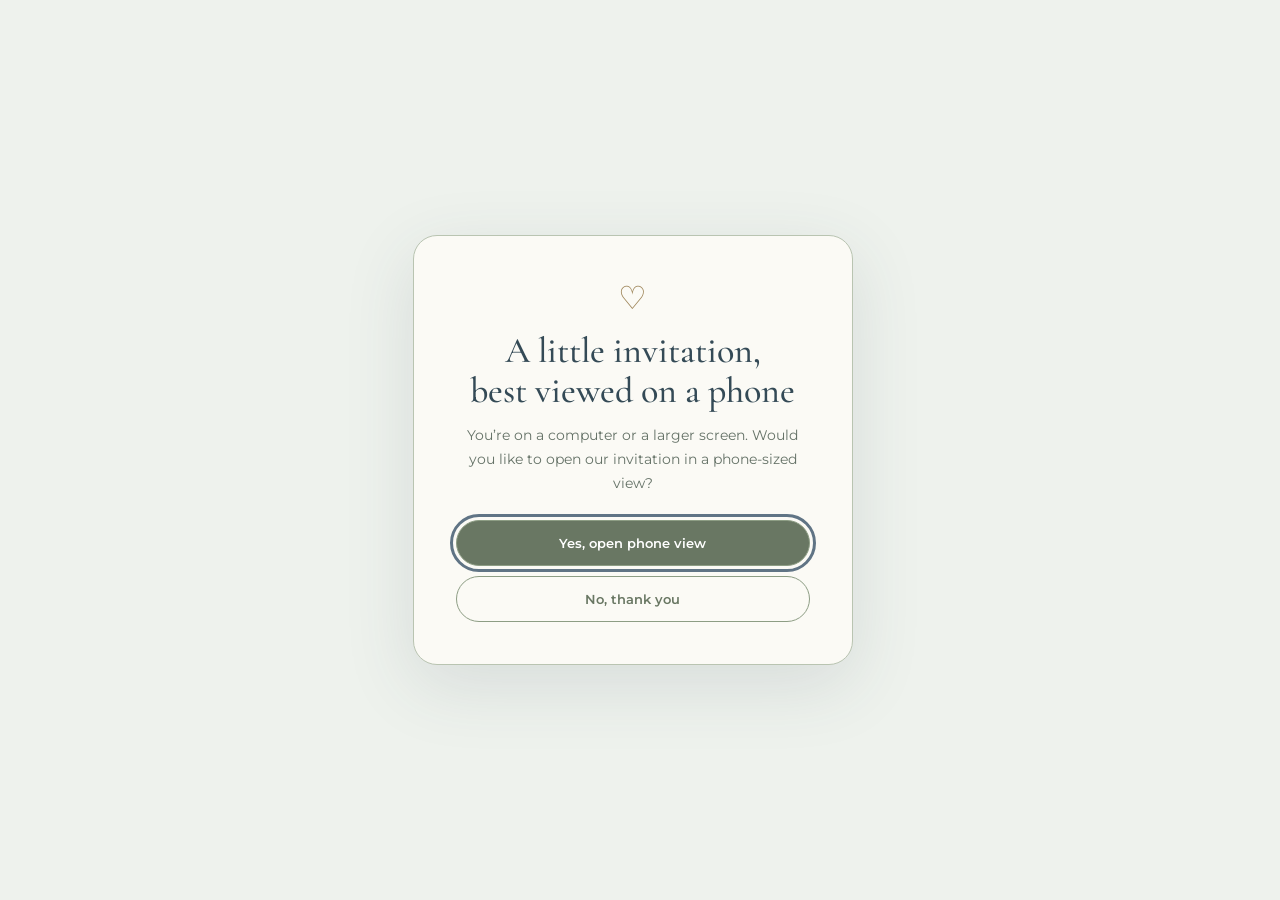
<file: index.html>
<!doctype html>
<html lang="en">
<head>
  <meta charset="UTF-8">
  <meta name="viewport" content="width=device-width,initial-scale=1.0,viewport-fit=cover">
  <meta name="theme-color" content="#788672">
  <meta name="color-scheme" content="light">
  <title>Judylyn &amp; Bryan — Wedding Invitation</title>
  <link rel="preconnect" href="https://fonts.googleapis.com">
  <link rel="preconnect" href="https://fonts.gstatic.com" crossorigin>
  <link href="https://fonts.googleapis.com/css2?family=Cormorant+Garamond:ital,wght@0,400;0,500;0,600;0,700;1,400;1,500&family=Great+Vibes&family=Jost:wght@400;500&family=Montserrat:wght@300;400;500;600&display=swap" rel="stylesheet">
  <link rel="stylesheet" href="assets/css/style.css">
  <link rel="stylesheet" href="assets/css/responsive.css">
  <link rel="stylesheet" href="assets/css/phone-view.css">
  <script src="assets/js/phone-view.js"></script>
</head>
<body>

<nav class="nav">
  <a href="#home">Invitation</a>
  <a href="#guest">Guest</a>
  <a href="#reservations">Reservations</a>
  <a href="#theme">Attire</a>
  <a href="#venue">Venue</a>
  <a href="#selfie">Selfie</a>
</nav>

<main>
  <section id="home" class="section hero">
    <div class="hero-card">
      <svg class="invitation-floral invitation-floral-top" aria-hidden="true" width="180" height="180" viewBox="0 0 240 240"><defs>
      <linearGradient id="gp1" x1="0" y1="1" x2="0" y2="0"><stop offset="0" stop-color="#9FB0BD"></stop><stop offset=".55" stop-color="#E6ECF0"></stop><stop offset="1" stop-color="#FFFFFF"></stop></linearGradient>
      <linearGradient id="gp2" x1="0" y1="1" x2="0" y2="0"><stop offset="0" stop-color="#8CA0B0"></stop><stop offset=".6" stop-color="#DCE5EA"></stop><stop offset="1" stop-color="#F7F9FA"></stop></linearGradient>
      <linearGradient id="gp3" x1="0" y1="1" x2="0" y2="0"><stop offset="0" stop-color="#7F95A6"></stop><stop offset=".7" stop-color="#CBD7DF"></stop><stop offset="1" stop-color="#EEF2F5"></stop></linearGradient>
      <linearGradient id="gq1" x1="0" y1="1" x2="0" y2="0"><stop offset="0" stop-color="#8F9A85"></stop><stop offset=".55" stop-color="#E4E9E0"></stop><stop offset="1" stop-color="#FBFCFA"></stop></linearGradient>
      <linearGradient id="gq2" x1="0" y1="1" x2="0" y2="0"><stop offset="0" stop-color="#7F8B74"></stop><stop offset=".6" stop-color="#D5DCD0"></stop><stop offset="1" stop-color="#F3F5F0"></stop></linearGradient>
      <linearGradient id="gq3" x1="0" y1="1" x2="0" y2="0"><stop offset="0" stop-color="#6B7660"></stop><stop offset=".7" stop-color="#C3CCBA"></stop><stop offset="1" stop-color="#EAEEE6"></stop></linearGradient>
      <linearGradient id="gb" x1="0" y1="1" x2="0" y2="0"><stop offset="0" stop-color="#4F6275"></stop><stop offset="1" stop-color="#A3B1BC"></stop></linearGradient>
      <linearGradient id="gl1" x1="0" y1="0" x2="1" y2="0"><stop offset="0" stop-color="#5E6A54"></stop><stop offset="1" stop-color="#9AA690"></stop></linearGradient>
      <linearGradient id="gl2" x1="0" y1="0" x2="1" y2="0"><stop offset="0" stop-color="#7B8770"></stop><stop offset="1" stop-color="#C3CCBA"></stop></linearGradient>
      <filter id="sh" x="-30%" y="-30%" width="160%" height="160%"><feDropShadow dx="0" dy="2" stdDeviation="2.2" flood-color="#2F3A2E" flood-opacity=".28"></feDropShadow></filter>
      <path id="p1" d="M0 0 C-23 -16 -27 -50 0 -60 C27 -50 23 -16 0 0Z" fill="url(#gp1)" stroke="#B9C6CF" stroke-width=".6"></path>
      <path id="p2" d="M0 0 C-23 -16 -27 -50 0 -60 C27 -50 23 -16 0 0Z" fill="url(#gp2)" stroke="#AEBDC8" stroke-width=".6"></path>
      <path id="p3" d="M0 0 C-23 -16 -27 -50 0 -60 C27 -50 23 -16 0 0Z" fill="url(#gp3)" stroke="#A3B3BF" stroke-width=".6"></path>
      <path id="q1" d="M0 0 C-23 -16 -27 -50 0 -60 C27 -50 23 -16 0 0Z" fill="url(#gq1)" stroke="#B5BFAC" stroke-width=".6"></path>
      <path id="q2" d="M0 0 C-23 -16 -27 -50 0 -60 C27 -50 23 -16 0 0Z" fill="url(#gq2)" stroke="#A9B49F" stroke-width=".6"></path>
      <path id="q3" d="M0 0 C-23 -16 -27 -50 0 -60 C27 -50 23 -16 0 0Z" fill="url(#gq3)" stroke="#9AA690" stroke-width=".6"></path>
      <g id="lfA"><path d="M0 0 C10 -15 36 -17 54 0 C36 17 10 15 0 0Z" fill="url(#gl1)"></path><path d="M2 0 L46 0" stroke="#D5DCD0" stroke-opacity=".55" stroke-width=".9"></path></g>
      <g id="lfB"><path d="M0 0 C10 -15 36 -17 54 0 C36 17 10 15 0 0Z" fill="url(#gl2)"></path><path d="M2 0 L46 0" stroke="#F3F5F0" stroke-opacity=".6" stroke-width=".9"></path></g>
      <g id="bl"><g filter="url(#sh)"><path id="bp" d="M0 0 C-7 -5 -8 -15 0 -18 C8 -15 7 -5 0 0Z" fill="url(#gb)"></path><use href="#bp" transform="rotate(72)"></use><use href="#bp" transform="rotate(144)"></use><use href="#bp" transform="rotate(216)"></use><use href="#bp" transform="rotate(288)"></use></g><circle r="2.6" fill="#F8F7F2"></circle><circle r="1.1" fill="#CDBE98"></circle></g>
      </defs><g fill="none" stroke="#6B7660" stroke-width="1.6" stroke-linecap="round"><path class="st" style="--d:0.1s" pathLength="1" d="M246 16 C205 38 150 70 100 126"></path><path class="st" style="--d:0.3s" pathLength="1" d="M246 72 C218 100 192 130 172 176"></path><path class="st" style="--d:0.5s" pathLength="1" d="M204 -4 C172 18 142 24 108 20"></path></g><g transform="translate(190 40) rotate(150) scale(1.5)"><g class="lg" style="--d:0.40s"><use href="#lfA"></use></g></g><g transform="translate(205 92) rotate(120) scale(1.4)"><g class="lg" style="--d:0.55s"><use href="#lfB"></use></g></g><g transform="translate(160 20) rotate(175) scale(1.2)"><g class="lg" style="--d:0.70s"><use href="#lfB"></use></g></g><g transform="translate(175 115) rotate(100) scale(1.1)"><g class="lg" style="--d:0.85s"><use href="#lfA"></use></g></g><g transform="translate(130 95) rotate(140) scale(1.0)"><g class="lg" style="--d:1.00s"><use href="#lfB"></use></g></g><g transform="translate(225 130) rotate(95) scale(1.0)"><g class="lg" style="--d:0.95s"><use href="#lfA"></use></g></g><ellipse class="fd" style="--d:1.10s" cx="140" cy="84" rx="8" ry="4.6" transform="rotate(-35 140 84)" fill="#8F9A85"></ellipse><ellipse class="fd" style="--d:1.20s" cx="124" cy="102" rx="8" ry="4.6" transform="rotate(-40 124 102)" fill="#AAB5A2"></ellipse><ellipse class="fd" style="--d:1.30s" cx="112" cy="116" rx="8" ry="4.6" transform="rotate(-50 112 116)" fill="#8F9A85"></ellipse><ellipse class="fd" style="--d:1.20s" cx="186" cy="150" rx="8" ry="4.6" transform="rotate(-60 186 150)" fill="#AAB5A2"></ellipse><g transform="translate(214 140) rotate(40) scale(0.58)" filter="url(#sh)"><g class="rg" style="--d:1.45s"><use href="#q1" transform="rotate(0.0) scale(1)"></use><use href="#q1" transform="rotate(40.0) scale(1)"></use><use href="#q1" transform="rotate(80.0) scale(1)"></use><use href="#q1" transform="rotate(120.0) scale(1)"></use><use href="#q1" transform="rotate(160.0) scale(1)"></use><use href="#q1" transform="rotate(200.0) scale(1)"></use><use href="#q1" transform="rotate(240.0) scale(1)"></use><use href="#q1" transform="rotate(280.0) scale(1)"></use><use href="#q1" transform="rotate(320.0) scale(1)"></use></g><g class="rg" style="--d:1.30s"><use href="#q2" transform="rotate(20.0) scale(0.78)"></use><use href="#q2" transform="rotate(65.0) scale(0.78)"></use><use href="#q2" transform="rotate(110.0) scale(0.78)"></use><use href="#q2" transform="rotate(155.0) scale(0.78)"></use><use href="#q2" transform="rotate(200.0) scale(0.78)"></use><use href="#q2" transform="rotate(245.0) scale(0.78)"></use><use href="#q2" transform="rotate(290.0) scale(0.78)"></use><use href="#q2" transform="rotate(335.0) scale(0.78)"></use></g><g class="rg" style="--d:1.15s"><use href="#q3" transform="rotate(8.0) scale(0.55)"></use><use href="#q3" transform="rotate(59.4) scale(0.55)"></use><use href="#q3" transform="rotate(110.9) scale(0.55)"></use><use href="#q3" transform="rotate(162.3) scale(0.55)"></use><use href="#q3" transform="rotate(213.7) scale(0.55)"></use><use href="#q3" transform="rotate(265.1) scale(0.55)"></use><use href="#q3" transform="rotate(316.6) scale(0.55)"></use></g><g class="rg" style="--d:1.00s"><use href="#q2" transform="rotate(30.0) scale(0.34)"></use><use href="#q2" transform="rotate(90.0) scale(0.34)"></use><use href="#q2" transform="rotate(150.0) scale(0.34)"></use><use href="#q2" transform="rotate(210.0) scale(0.34)"></use><use href="#q2" transform="rotate(270.0) scale(0.34)"></use><use href="#q2" transform="rotate(330.0) scale(0.34)"></use></g><g class="fd" style="--d:1.50s"><circle r="5" fill="#CDBE98"></circle><circle r="2.6" fill="#B3A577"></circle></g></g><g transform="translate(172 66) rotate(10) scale(0.95)" filter="url(#sh)"><g class="rg" style="--d:1.05s"><use href="#p1" transform="rotate(0.0) scale(1)"></use><use href="#p1" transform="rotate(40.0) scale(1)"></use><use href="#p1" transform="rotate(80.0) scale(1)"></use><use href="#p1" transform="rotate(120.0) scale(1)"></use><use href="#p1" transform="rotate(160.0) scale(1)"></use><use href="#p1" transform="rotate(200.0) scale(1)"></use><use href="#p1" transform="rotate(240.0) scale(1)"></use><use href="#p1" transform="rotate(280.0) scale(1)"></use><use href="#p1" transform="rotate(320.0) scale(1)"></use></g><g class="rg" style="--d:0.90s"><use href="#p2" transform="rotate(20.0) scale(0.78)"></use><use href="#p2" transform="rotate(65.0) scale(0.78)"></use><use href="#p2" transform="rotate(110.0) scale(0.78)"></use><use href="#p2" transform="rotate(155.0) scale(0.78)"></use><use href="#p2" transform="rotate(200.0) scale(0.78)"></use><use href="#p2" transform="rotate(245.0) scale(0.78)"></use><use href="#p2" transform="rotate(290.0) scale(0.78)"></use><use href="#p2" transform="rotate(335.0) scale(0.78)"></use></g><g class="rg" style="--d:0.75s"><use href="#p3" transform="rotate(8.0) scale(0.55)"></use><use href="#p3" transform="rotate(59.4) scale(0.55)"></use><use href="#p3" transform="rotate(110.9) scale(0.55)"></use><use href="#p3" transform="rotate(162.3) scale(0.55)"></use><use href="#p3" transform="rotate(213.7) scale(0.55)"></use><use href="#p3" transform="rotate(265.1) scale(0.55)"></use><use href="#p3" transform="rotate(316.6) scale(0.55)"></use></g><g class="rg" style="--d:0.60s"><use href="#p2" transform="rotate(30.0) scale(0.34)"></use><use href="#p2" transform="rotate(90.0) scale(0.34)"></use><use href="#p2" transform="rotate(150.0) scale(0.34)"></use><use href="#p2" transform="rotate(210.0) scale(0.34)"></use><use href="#p2" transform="rotate(270.0) scale(0.34)"></use><use href="#p2" transform="rotate(330.0) scale(0.34)"></use></g><g class="fd" style="--d:1.10s"><circle r="5" fill="#CDBE98"></circle><circle r="2.6" fill="#B3A577"></circle></g></g><g transform="translate(118 42) rotate(70) scale(0.4)" filter="url(#sh)"><g class="rg" style="--d:1.65s"><use href="#q1" transform="rotate(0.0) scale(1)"></use><use href="#q1" transform="rotate(40.0) scale(1)"></use><use href="#q1" transform="rotate(80.0) scale(1)"></use><use href="#q1" transform="rotate(120.0) scale(1)"></use><use href="#q1" transform="rotate(160.0) scale(1)"></use><use href="#q1" transform="rotate(200.0) scale(1)"></use><use href="#q1" transform="rotate(240.0) scale(1)"></use><use href="#q1" transform="rotate(280.0) scale(1)"></use><use href="#q1" transform="rotate(320.0) scale(1)"></use></g><g class="rg" style="--d:1.50s"><use href="#q2" transform="rotate(20.0) scale(0.78)"></use><use href="#q2" transform="rotate(65.0) scale(0.78)"></use><use href="#q2" transform="rotate(110.0) scale(0.78)"></use><use href="#q2" transform="rotate(155.0) scale(0.78)"></use><use href="#q2" transform="rotate(200.0) scale(0.78)"></use><use href="#q2" transform="rotate(245.0) scale(0.78)"></use><use href="#q2" transform="rotate(290.0) scale(0.78)"></use><use href="#q2" transform="rotate(335.0) scale(0.78)"></use></g><g class="rg" style="--d:1.35s"><use href="#q3" transform="rotate(8.0) scale(0.55)"></use><use href="#q3" transform="rotate(59.4) scale(0.55)"></use><use href="#q3" transform="rotate(110.9) scale(0.55)"></use><use href="#q3" transform="rotate(162.3) scale(0.55)"></use><use href="#q3" transform="rotate(213.7) scale(0.55)"></use><use href="#q3" transform="rotate(265.1) scale(0.55)"></use><use href="#q3" transform="rotate(316.6) scale(0.55)"></use></g><g class="rg" style="--d:1.20s"><use href="#q2" transform="rotate(30.0) scale(0.34)"></use><use href="#q2" transform="rotate(90.0) scale(0.34)"></use><use href="#q2" transform="rotate(150.0) scale(0.34)"></use><use href="#q2" transform="rotate(210.0) scale(0.34)"></use><use href="#q2" transform="rotate(270.0) scale(0.34)"></use><use href="#q2" transform="rotate(330.0) scale(0.34)"></use></g><g class="fd" style="--d:1.70s"><circle r="5" fill="#CDBE98"></circle><circle r="2.6" fill="#B3A577"></circle></g></g><g transform="translate(150 112) rotate(10) scale(0.9)"><g class="pop" style="--d:2.00s"><use href="#bl"></use></g></g><g transform="translate(112 104) rotate(30) scale(0.8)"><g class="pop" style="--d:2.15s"><use href="#bl"></use></g></g><g transform="translate(186 178) rotate(50) scale(0.85)"><g class="pop" style="--d:2.10s"><use href="#bl"></use></g></g><g transform="translate(232 192) rotate(20) scale(0.7)"><g class="pop" style="--d:2.30s"><use href="#bl"></use></g></g><g transform="translate(96 30) rotate(0) scale(0.7)"><g class="pop" style="--d:2.20s"><use href="#bl"></use></g></g><g transform="translate(140 142) rotate(40) scale(0.7)"><g class="pop" style="--d:2.25s"><use href="#bl"></use></g></g></svg>
      <svg class="invitation-floral invitation-floral-bottom" aria-hidden="true" width="180" height="180" viewBox="0 0 240 240"><g fill="none" stroke="#6B7660" stroke-width="1.6" stroke-linecap="round"><path class="st" style="--d:0.1s" pathLength="1" d="M246 16 C205 38 150 70 100 126"></path><path class="st" style="--d:0.3s" pathLength="1" d="M246 72 C218 100 192 130 172 176"></path><path class="st" style="--d:0.5s" pathLength="1" d="M204 -4 C172 18 142 24 108 20"></path></g><g transform="translate(190 40) rotate(150) scale(1.5)"><g class="lg" style="--d:0.40s"><use href="#lfA"></use></g></g><g transform="translate(205 92) rotate(120) scale(1.4)"><g class="lg" style="--d:0.55s"><use href="#lfB"></use></g></g><g transform="translate(160 20) rotate(175) scale(1.2)"><g class="lg" style="--d:0.70s"><use href="#lfB"></use></g></g><g transform="translate(175 115) rotate(100) scale(1.1)"><g class="lg" style="--d:0.85s"><use href="#lfA"></use></g></g><g transform="translate(130 95) rotate(140) scale(1.0)"><g class="lg" style="--d:1.00s"><use href="#lfB"></use></g></g><g transform="translate(225 130) rotate(95) scale(1.0)"><g class="lg" style="--d:0.95s"><use href="#lfA"></use></g></g><ellipse class="fd" style="--d:1.10s" cx="140" cy="84" rx="8" ry="4.6" transform="rotate(-35 140 84)" fill="#8F9A85"></ellipse><ellipse class="fd" style="--d:1.20s" cx="124" cy="102" rx="8" ry="4.6" transform="rotate(-40 124 102)" fill="#AAB5A2"></ellipse><ellipse class="fd" style="--d:1.30s" cx="112" cy="116" rx="8" ry="4.6" transform="rotate(-50 112 116)" fill="#8F9A85"></ellipse><ellipse class="fd" style="--d:1.20s" cx="186" cy="150" rx="8" ry="4.6" transform="rotate(-60 186 150)" fill="#AAB5A2"></ellipse><g transform="translate(214 140) rotate(40) scale(0.58)" filter="url(#sh)"><g class="rg" style="--d:1.45s"><use href="#q1" transform="rotate(0.0) scale(1)"></use><use href="#q1" transform="rotate(40.0) scale(1)"></use><use href="#q1" transform="rotate(80.0) scale(1)"></use><use href="#q1" transform="rotate(120.0) scale(1)"></use><use href="#q1" transform="rotate(160.0) scale(1)"></use><use href="#q1" transform="rotate(200.0) scale(1)"></use><use href="#q1" transform="rotate(240.0) scale(1)"></use><use href="#q1" transform="rotate(280.0) scale(1)"></use><use href="#q1" transform="rotate(320.0) scale(1)"></use></g><g class="rg" style="--d:1.30s"><use href="#q2" transform="rotate(20.0) scale(0.78)"></use><use href="#q2" transform="rotate(65.0) scale(0.78)"></use><use href="#q2" transform="rotate(110.0) scale(0.78)"></use><use href="#q2" transform="rotate(155.0) scale(0.78)"></use><use href="#q2" transform="rotate(200.0) scale(0.78)"></use><use href="#q2" transform="rotate(245.0) scale(0.78)"></use><use href="#q2" transform="rotate(290.0) scale(0.78)"></use><use href="#q2" transform="rotate(335.0) scale(0.78)"></use></g><g class="rg" style="--d:1.15s"><use href="#q3" transform="rotate(8.0) scale(0.55)"></use><use href="#q3" transform="rotate(59.4) scale(0.55)"></use><use href="#q3" transform="rotate(110.9) scale(0.55)"></use><use href="#q3" transform="rotate(162.3) scale(0.55)"></use><use href="#q3" transform="rotate(213.7) scale(0.55)"></use><use href="#q3" transform="rotate(265.1) scale(0.55)"></use><use href="#q3" transform="rotate(316.6) scale(0.55)"></use></g><g class="rg" style="--d:1.00s"><use href="#q2" transform="rotate(30.0) scale(0.34)"></use><use href="#q2" transform="rotate(90.0) scale(0.34)"></use><use href="#q2" transform="rotate(150.0) scale(0.34)"></use><use href="#q2" transform="rotate(210.0) scale(0.34)"></use><use href="#q2" transform="rotate(270.0) scale(0.34)"></use><use href="#q2" transform="rotate(330.0) scale(0.34)"></use></g><g class="fd" style="--d:1.50s"><circle r="5" fill="#CDBE98"></circle><circle r="2.6" fill="#B3A577"></circle></g></g><g transform="translate(172 66) rotate(10) scale(0.95)" filter="url(#sh)"><g class="rg" style="--d:1.05s"><use href="#p1" transform="rotate(0.0) scale(1)"></use><use href="#p1" transform="rotate(40.0) scale(1)"></use><use href="#p1" transform="rotate(80.0) scale(1)"></use><use href="#p1" transform="rotate(120.0) scale(1)"></use><use href="#p1" transform="rotate(160.0) scale(1)"></use><use href="#p1" transform="rotate(200.0) scale(1)"></use><use href="#p1" transform="rotate(240.0) scale(1)"></use><use href="#p1" transform="rotate(280.0) scale(1)"></use><use href="#p1" transform="rotate(320.0) scale(1)"></use></g><g class="rg" style="--d:0.90s"><use href="#p2" transform="rotate(20.0) scale(0.78)"></use><use href="#p2" transform="rotate(65.0) scale(0.78)"></use><use href="#p2" transform="rotate(110.0) scale(0.78)"></use><use href="#p2" transform="rotate(155.0) scale(0.78)"></use><use href="#p2" transform="rotate(200.0) scale(0.78)"></use><use href="#p2" transform="rotate(245.0) scale(0.78)"></use><use href="#p2" transform="rotate(290.0) scale(0.78)"></use><use href="#p2" transform="rotate(335.0) scale(0.78)"></use></g><g class="rg" style="--d:0.75s"><use href="#p3" transform="rotate(8.0) scale(0.55)"></use><use href="#p3" transform="rotate(59.4) scale(0.55)"></use><use href="#p3" transform="rotate(110.9) scale(0.55)"></use><use href="#p3" transform="rotate(162.3) scale(0.55)"></use><use href="#p3" transform="rotate(213.7) scale(0.55)"></use><use href="#p3" transform="rotate(265.1) scale(0.55)"></use><use href="#p3" transform="rotate(316.6) scale(0.55)"></use></g><g class="rg" style="--d:0.60s"><use href="#p2" transform="rotate(30.0) scale(0.34)"></use><use href="#p2" transform="rotate(90.0) scale(0.34)"></use><use href="#p2" transform="rotate(150.0) scale(0.34)"></use><use href="#p2" transform="rotate(210.0) scale(0.34)"></use><use href="#p2" transform="rotate(270.0) scale(0.34)"></use><use href="#p2" transform="rotate(330.0) scale(0.34)"></use></g><g class="fd" style="--d:1.10s"><circle r="5" fill="#CDBE98"></circle><circle r="2.6" fill="#B3A577"></circle></g></g><g transform="translate(118 42) rotate(70) scale(0.4)" filter="url(#sh)"><g class="rg" style="--d:1.65s"><use href="#q1" transform="rotate(0.0) scale(1)"></use><use href="#q1" transform="rotate(40.0) scale(1)"></use><use href="#q1" transform="rotate(80.0) scale(1)"></use><use href="#q1" transform="rotate(120.0) scale(1)"></use><use href="#q1" transform="rotate(160.0) scale(1)"></use><use href="#q1" transform="rotate(200.0) scale(1)"></use><use href="#q1" transform="rotate(240.0) scale(1)"></use><use href="#q1" transform="rotate(280.0) scale(1)"></use><use href="#q1" transform="rotate(320.0) scale(1)"></use></g><g class="rg" style="--d:1.50s"><use href="#q2" transform="rotate(20.0) scale(0.78)"></use><use href="#q2" transform="rotate(65.0) scale(0.78)"></use><use href="#q2" transform="rotate(110.0) scale(0.78)"></use><use href="#q2" transform="rotate(155.0) scale(0.78)"></use><use href="#q2" transform="rotate(200.0) scale(0.78)"></use><use href="#q2" transform="rotate(245.0) scale(0.78)"></use><use href="#q2" transform="rotate(290.0) scale(0.78)"></use><use href="#q2" transform="rotate(335.0) scale(0.78)"></use></g><g class="rg" style="--d:1.35s"><use href="#q3" transform="rotate(8.0) scale(0.55)"></use><use href="#q3" transform="rotate(59.4) scale(0.55)"></use><use href="#q3" transform="rotate(110.9) scale(0.55)"></use><use href="#q3" transform="rotate(162.3) scale(0.55)"></use><use href="#q3" transform="rotate(213.7) scale(0.55)"></use><use href="#q3" transform="rotate(265.1) scale(0.55)"></use><use href="#q3" transform="rotate(316.6) scale(0.55)"></use></g><g class="rg" style="--d:1.20s"><use href="#q2" transform="rotate(30.0) scale(0.34)"></use><use href="#q2" transform="rotate(90.0) scale(0.34)"></use><use href="#q2" transform="rotate(150.0) scale(0.34)"></use><use href="#q2" transform="rotate(210.0) scale(0.34)"></use><use href="#q2" transform="rotate(270.0) scale(0.34)"></use><use href="#q2" transform="rotate(330.0) scale(0.34)"></use></g><g class="fd" style="--d:1.70s"><circle r="5" fill="#CDBE98"></circle><circle r="2.6" fill="#B3A577"></circle></g></g><g transform="translate(150 112) rotate(10) scale(0.9)"><g class="pop" style="--d:2.00s"><use href="#bl"></use></g></g><g transform="translate(112 104) rotate(30) scale(0.8)"><g class="pop" style="--d:2.15s"><use href="#bl"></use></g></g><g transform="translate(186 178) rotate(50) scale(0.85)"><g class="pop" style="--d:2.10s"><use href="#bl"></use></g></g><g transform="translate(232 192) rotate(20) scale(0.7)"><g class="pop" style="--d:2.30s"><use href="#bl"></use></g></g><g transform="translate(96 30) rotate(0) scale(0.7)"><g class="pop" style="--d:2.20s"><use href="#bl"></use></g></g><g transform="translate(140 142) rotate(40) scale(0.7)"><g class="pop" style="--d:2.25s"><use href="#bl"></use></g></g></svg>
      <div class="hero-content">
        <p class="eyebrow">Together with our families</p>
        <h1><span id="partnerOne">Judylyn</span><small>&amp;</small><span id="partnerTwo">Bryan</span></h1>
        <p class="lead">With joyful hearts, we invite you to celebrate the beginning of our forever.</p>

        <div class="date-row" aria-label="Wedding date: December 27, 2026">
          <div><span>Month</span><strong id="weddingMonth">December</strong></div>
          <div><span>Day</span><strong id="weddingDay">27</strong></div>
          <div><span>Year</span><strong id="weddingYear">2026</strong></div>
        </div>

        <p class="wedding-time" id="weddingTime">Sunday at four o'clock in the afternoon</p>
        <a class="btn primary" href="#guest">Open Invitation
          <svg class="invitation-arrow" aria-hidden="true" width="16" height="12" viewBox="0 0 16 12" fill="none" stroke="currentColor" stroke-width="1.5" stroke-linecap="round" stroke-linejoin="round"><path d="M1 6h13M9 1l5 5-5 5"></path></svg>
        </a>
      </div>
    </div>
  </section>

  <section id="guest" class="section">
    <div class="guest-invitation-card">
      <div class="guest-letter-content">
        <div class="heading guest-invitation-top">
          <p class="eyebrow">A little love letter for</p>
          <p class="letter-salutation">Dear</p>
          <h2 id="guestName">Our Dear Guest</h2>
        </div>

        <div class="guest-letter-divider" aria-hidden="true"><span>♡</span></div>

        <div class="guest-love-note">
          <p>Of all the people who have filled our lives with love and laughter, you are one we could not imagine this day without.</p>
          <p id="guestMessage" class="guest-personal-message">We would be honored to celebrate this beautiful day with you.</p>
          <p class="guest-extra-message">As we begin this new chapter, we hope to be surrounded by the people who have encouraged us, shared in our story, and made life sweeter along the way.</p>
          <p class="guest-extra-message">Please join us for happy tears, warm embraces, good food, and the kind of memories we will carry with us into married life.</p>
          <span>With all our love,</span>
          <strong id="letterCouple">Judylyn &amp; Bryan</strong>
        </div>

      </div>

      <svg class="guest-floral-floor is-blooming" aria-hidden="true" viewBox="0 0 680 178" preserveAspectRatio="xMidYMax meet">
        <defs>
          <linearGradient id="gardenLeafLight" x1="0" y1="0" x2="1" y2="1">
            <stop offset="0" stop-color="#bac9b7"/><stop offset=".55" stop-color="#819a84"/><stop offset="1" stop-color="#5f7b66"/>
          </linearGradient>
          <linearGradient id="gardenLeafDark" x1="0" y1="0" x2="1" y2="1">
            <stop offset="0" stop-color="#91a991"/><stop offset="1" stop-color="#526f5b"/>
          </linearGradient>
          <radialGradient id="gardenBluePetal" cx=".35" cy=".25" r=".8">
            <stop offset="0" stop-color="#ffffff"/><stop offset=".48" stop-color="#e1ebef"/><stop offset="1" stop-color="#aebfca"/>
          </radialGradient>
          <radialGradient id="gardenBlushPetal" cx=".35" cy=".22" r=".82">
            <stop offset="0" stop-color="#fffaf6"/><stop offset=".5" stop-color="#f0d9cf"/><stop offset="1" stop-color="#c99f93"/>
          </radialGradient>
          <radialGradient id="gardenIvoryPetal" cx=".35" cy=".22" r=".82">
            <stop offset="0" stop-color="#ffffff"/><stop offset=".58" stop-color="#edf0e6"/><stop offset="1" stop-color="#bbc7b7"/>
          </radialGradient>
          <filter id="gardenSoftShadow" x="-40%" y="-40%" width="180%" height="190%">
            <feDropShadow dx="0" dy="2.5" stdDeviation="2.2" flood-color="#425848" flood-opacity=".24"/>
          </filter>
          <path id="gardenLeaf" d="M0 0C-12-9-15-27-2-40C11-35 17-20 10-8C7-3 4-1 0 0Z"/>
          <path id="gardenRosePetal" d="M0 0C-12-8-13-25 0-33C13-25 12-8 0 0Z"/>
          <path id="gardenDaisyPetal" d="M0 0C-7-7-7-21 0-29C7-21 7-7 0 0Z"/>
          <g id="gardenSmallFlower">
            <g fill="url(#gardenIvoryPetal)" stroke="#aab8a8" stroke-width=".65">
              <use href="#gardenDaisyPetal" transform="rotate(0) scale(.52)"/><use href="#gardenDaisyPetal" transform="rotate(72) scale(.52)"/>
              <use href="#gardenDaisyPetal" transform="rotate(144) scale(.52)"/><use href="#gardenDaisyPetal" transform="rotate(216) scale(.52)"/>
              <use href="#gardenDaisyPetal" transform="rotate(288) scale(.52)"/>
            </g>
            <circle r="3.1" fill="#d2bd7f"/>
          </g>
        </defs>

        <g class="guest-ground-stems" fill="none" stroke="#617b67" stroke-width="2.15" stroke-linecap="round">
          <path class="guest-ground-stem" style="--d:.05s" pathLength="1" d="M24 180C45 149 63 116 73 69"/>
          <path class="guest-ground-stem" style="--d:.18s" pathLength="1" d="M164 180C181 148 193 111 198 77"/>
          <path class="guest-ground-stem" style="--d:.3s" pathLength="1" d="M314 180C321 143 332 107 346 61"/>
          <path class="guest-ground-stem" style="--d:.42s" pathLength="1" d="M458 180C469 143 484 111 500 91"/>
          <path class="guest-ground-stem" style="--d:.54s" pathLength="1" d="M608 180C626 145 642 110 648 59"/>
        </g>

        <g fill="url(#gardenLeafLight)" stroke="#5f7965" stroke-width=".55">
          <use class="guest-ground-leaf" style="--d:.22s" href="#gardenLeaf" transform="translate(48 139) rotate(-63) scale(.72)"/>
          <use class="guest-ground-leaf" style="--d:.3s" href="#gardenLeaf" transform="translate(68 103) rotate(53) scale(.62)"/>
          <use class="guest-ground-leaf" style="--d:.38s" href="#gardenLeaf" transform="translate(178 143) rotate(-58) scale(.7)"/>
          <use class="guest-ground-leaf" style="--d:.46s" href="#gardenLeaf" transform="translate(196 104) rotate(55) scale(.62)"/>
          <use class="guest-ground-leaf" style="--d:.54s" href="#gardenLeaf" transform="translate(324 143) rotate(-63) scale(.7)"/>
          <use class="guest-ground-leaf" style="--d:.62s" href="#gardenLeaf" transform="translate(342 102) rotate(52) scale(.58)"/>
          <use class="guest-ground-leaf" style="--d:.7s" href="#gardenLeaf" transform="translate(470 141) rotate(-61) scale(.68)"/>
          <use class="guest-ground-leaf" style="--d:.78s" href="#gardenLeaf" transform="translate(494 108) rotate(54) scale(.58)"/>
          <use class="guest-ground-leaf" style="--d:.86s" href="#gardenLeaf" transform="translate(622 132) rotate(-62) scale(.74)"/>
          <use class="guest-ground-leaf" style="--d:.94s" href="#gardenLeaf" transform="translate(646 91) rotate(52) scale(.62)"/>
        </g>

        <g filter="url(#gardenSoftShadow)">
          <g transform="translate(73 68)">
            <g class="guest-ground-bloom" style="--d:.58s">
              <g fill="url(#gardenBluePetal)" stroke="#9dafb8" stroke-width=".8">
                <use href="#gardenRosePetal" transform="rotate(0)"/><use href="#gardenRosePetal" transform="rotate(45)"/><use href="#gardenRosePetal" transform="rotate(90)"/><use href="#gardenRosePetal" transform="rotate(135)"/>
                <use href="#gardenRosePetal" transform="rotate(180)"/><use href="#gardenRosePetal" transform="rotate(225)"/><use href="#gardenRosePetal" transform="rotate(270)"/><use href="#gardenRosePetal" transform="rotate(315)"/>
                <use href="#gardenRosePetal" transform="rotate(22.5) scale(.62)"/><use href="#gardenRosePetal" transform="rotate(112.5) scale(.62)"/><use href="#gardenRosePetal" transform="rotate(202.5) scale(.62)"/><use href="#gardenRosePetal" transform="rotate(292.5) scale(.62)"/>
              </g>
              <circle r="5" fill="#d2bd7f"/>
            </g>
          </g>
          <g transform="translate(198 76)">
            <g class="guest-ground-bloom" style="--d:.72s">
              <g fill="url(#gardenBlushPetal)" stroke="#c39f95" stroke-width=".75">
                <use href="#gardenRosePetal" transform="rotate(0) scale(.82)"/><use href="#gardenRosePetal" transform="rotate(60) scale(.82)"/><use href="#gardenRosePetal" transform="rotate(120) scale(.82)"/>
                <use href="#gardenRosePetal" transform="rotate(180) scale(.82)"/><use href="#gardenRosePetal" transform="rotate(240) scale(.82)"/><use href="#gardenRosePetal" transform="rotate(300) scale(.82)"/>
                <use href="#gardenRosePetal" transform="rotate(30) scale(.48)"/><use href="#gardenRosePetal" transform="rotate(150) scale(.48)"/><use href="#gardenRosePetal" transform="rotate(270) scale(.48)"/>
              </g>
              <circle r="4.2" fill="#c6ad72"/>
            </g>
          </g>
          <g transform="translate(346 60)">
            <g class="guest-ground-bloom" style="--d:.86s">
              <g fill="url(#gardenIvoryPetal)" stroke="#a8b6a6" stroke-width=".75">
                <use href="#gardenDaisyPetal" transform="rotate(0)"/><use href="#gardenDaisyPetal" transform="rotate(45)"/><use href="#gardenDaisyPetal" transform="rotate(90)"/><use href="#gardenDaisyPetal" transform="rotate(135)"/>
                <use href="#gardenDaisyPetal" transform="rotate(180)"/><use href="#gardenDaisyPetal" transform="rotate(225)"/><use href="#gardenDaisyPetal" transform="rotate(270)"/><use href="#gardenDaisyPetal" transform="rotate(315)"/>
              </g>
              <circle r="6" fill="#cbb678"/><circle r="2.5" fill="#a68e54"/>
            </g>
          </g>
          <g transform="translate(500 91)">
            <g class="guest-ground-bloom" style="--d:1s">
              <use href="#gardenSmallFlower" transform="translate(-18 -7) scale(.9)"/><use href="#gardenSmallFlower" transform="translate(1 -18) scale(1.05)"/>
              <use href="#gardenSmallFlower" transform="translate(20 -5) scale(.84)"/><use href="#gardenSmallFlower" transform="translate(-7 10) scale(.92)"/>
              <use href="#gardenSmallFlower" transform="translate(14 14) scale(.76)"/>
            </g>
          </g>
          <g transform="translate(648 58)">
            <g class="guest-ground-bloom" style="--d:1.14s">
              <g fill="url(#gardenBluePetal)" stroke="#9dafb8" stroke-width=".8">
                <use href="#gardenRosePetal" transform="rotate(0) scale(.9)"/><use href="#gardenRosePetal" transform="rotate(60) scale(.9)"/><use href="#gardenRosePetal" transform="rotate(120) scale(.9)"/>
                <use href="#gardenRosePetal" transform="rotate(180) scale(.9)"/><use href="#gardenRosePetal" transform="rotate(240) scale(.9)"/><use href="#gardenRosePetal" transform="rotate(300) scale(.9)"/>
                <use href="#gardenRosePetal" transform="rotate(30) scale(.5)"/><use href="#gardenRosePetal" transform="rotate(150) scale(.5)"/><use href="#gardenRosePetal" transform="rotate(270) scale(.5)"/>
              </g>
              <circle r="4.5" fill="#d2bd7f"/>
            </g>
          </g>
        </g>
      </svg>
    </div>

  </section>
  <section class="section reservations-section" id="reservations">
    <div class="heading small">
      <p class="eyebrow">Wedding RSVP</p>
      <h2>Your Reservation</h2>
      <p>Review your details and confirm whether you’ll be joining us.</p>
    </div>

    <div class="reservations-grid">
      <div id="fit" class="ticket-animation-fit">
        <div id="stage" class="ticket-animation-stage">
          <div id="ticket" class="ticket-shadow-wrap" role="button" tabindex="0" aria-label="Replay ticket animation">
            <div class="ticket-card">
              <div id="flash" aria-hidden="true"></div>
              <div id="fx" aria-hidden="true"></div>
              <div id="card">
                <div class="main">
                  <div class="k gold">Reservation Details</div>
                  <div class="h">Your Seat Is Reserved</div>
                  <div class="div" aria-hidden="true"><i></i><b></b><i></i></div>
                  <div class="k sl ticket-reception-label">Reception Seating</div>
                  <div class="it">To be announced</div>
                  <p class="note">Keep this invitation link private. Your table assignment will appear here once finalized.</p>
                </div>
                <div class="side">
                  <div class="k sl">Reservation No.</div>
                  <div class="no" id="reservationNumber">R-001</div>
                  <div class="div" aria-hidden="true"><i></i><b></b><i></i></div>
                  <div class="k gold ticket-private-label">Private Invitation</div>
                </div>
                <div id="shine" aria-hidden="true"></div>
                <div id="gtint" aria-hidden="true"></div>
                <div id="gband" aria-hidden="true"></div>
              </div>
              <div id="stamp" aria-hidden="true">RESERVED<small>SEAT CONFIRMED</small></div>
              <div id="stamp2" aria-hidden="true">DECLINED<small>SEAT RELEASED</small></div>
              <svg width="0" height="0" aria-hidden="true" style="position:absolute">
                <filter id="rough" x="-5%" y="-5%" width="110%" height="110%"><feTurbulence type="fractalNoise" baseFrequency=".035" numOctaves="2" seed="3" result="n"/><feDisplacementMap in="SourceGraphic" in2="n" scale="4" result="d"/><feTurbulence type="fractalNoise" baseFrequency=".9" numOctaves="1" seed="8" result="g"/><feColorMatrix in="g" type="matrix" values="0 0 0 0 0 0 0 0 0 0 0 0 0 0 0 9 0 0 0 -3.6" result="m"/><feComposite in="d" in2="m" operator="in"/></filter>
              </svg>
            </div>
          </div>
        </div>
      </div>

      <div class="rsvp-card">
        <h2>Will You Join Us?</h2>
        <p>Choose carefully. Your submitted response will be saved as final.</p>

        <form id="rsvpForm" class="rsvp-form" novalidate>
          <fieldset class="rsvp-choices">
            <legend class="sr-only">Choose your RSVP response</legend>

            <label class="rsvp-choice rsvp-choice-accept">
              <input type="radio" name="rsvpStatus" value="accepted">
              <span class="rsvp-choice-icon" aria-hidden="true">&#10003;</span>
              <span><strong>Joyfully Accept</strong><small>We will be there</small></span>
            </label>

            <label class="rsvp-choice rsvp-choice-decline">
              <input type="radio" name="rsvpStatus" value="declined">
              <span class="rsvp-choice-icon" aria-hidden="true">&times;</span>
              <span><strong>Regretfully Decline</strong><small>We cannot attend</small></span>
            </label>
          </fieldset>

          <label class="rsvp-note-label" for="rsvpNote">
            <span class="sr-only">Message to the couple</span>
            <textarea id="rsvpNote" name="rsvpNote" rows="3" maxlength="500" placeholder="Leave a message for the couple or share why you cannot attend."></textarea>
          </label>

          <button id="rsvpSubmitButton" class="rsvp-submit" type="submit">Send My Regards</button>
        </form>

        <div id="rsvpStatus" class="rsvp-status" role="status" aria-live="polite"></div>
      </div>

      <aside class="reservation-guest-note" aria-labelledby="guestLimitHeading">
        <span class="reservation-guest-note-heart" aria-hidden="true">&#9825;</span>
        <h3 id="guestLimitHeading">A gentle note about guests</h3>
        <p>With all our love and our sincerest apologies, we&rsquo;re only able to welcome the guests named on your invitation.</p>
        <p>Our venue has very limited space, and we&rsquo;re truly sorry we can&rsquo;t offer a plus one.</p>
        <p>Thank you so much for understanding.</p>
      </aside>
    </div>
  </section>

  <div id="btns" hidden aria-hidden="true">
    <button id="btn" type="button">REPLAY</button>
    <button id="rsv" type="button">RESERVE</button>
    <button id="dcl" type="button">DECLINE</button>
  </div>

  <section id="theme" class="section">
    <div class="heading">
      <p class="eyebrow">Wedding attire</p>
      <h2>Our Wedding Colors</h2>
      <p>Guests may choose any shade within their assigned palette. Matching perfectly is not required. Humanity survives another dress code.</p>
    </div>

    <div class="attire-grid">
      <article class="attire-card">
        <p class="eyebrow">Ladies</p>
        <h3>Sage Green Gradient</h3>
        <div class="palette ladies">
          <button class="palette-color attire-preview-trigger" type="button"
            style="--c:#697763" data-gallery="sage-dark" data-audience="Ladies"
            data-title="Dark Sage Green Inspiration"
            data-description="An elegant dark-sage bow-neck blouse pairs beautifully with tailored ivory trousers."
            aria-haspopup="dialog" aria-controls="attirePreviewModal" aria-expanded="false"
            aria-label="View dark sage-green attire inspiration"></button>
          <button class="palette-color attire-preview-trigger" type="button"
            style="--c:#8C9984" data-gallery="sage-medium" data-audience="Ladies"
            data-title="Muted Sage Green Inspiration"
            data-description="A relaxed muted-sage overshirt creates a polished modern wedding-guest look."
            aria-haspopup="dialog" aria-controls="attirePreviewModal" aria-expanded="false"
            aria-label="View muted sage-green attire inspiration"></button>
          <button class="palette-color attire-preview-trigger" type="button"
            style="--c:#AAB6A2" data-gallery="sage-light" data-audience="Ladies"
            data-title="Light Sage Green Inspiration"
            data-description="A light-sage blouse with softly gathered sleeves feels elegant and feminine."
            aria-haspopup="dialog" aria-controls="attirePreviewModal" aria-expanded="false"
            aria-label="View light sage-green attire inspiration"></button>
          <button class="palette-color attire-preview-trigger" type="button"
            style="--c:#D5DDD1" data-gallery="sage-pale" data-audience="Ladies"
            data-title="Pale Sage Green Inspiration"
            data-description="A pale-sage button-down with gathered rolled sleeves is a refined palette option."
            aria-haspopup="dialog" aria-controls="attirePreviewModal" aria-expanded="false"
            aria-label="View pale sage-green attire inspiration"></button>
        </div>
        <span class="palette-hint">Tap any sage-green swatch to view outfit examples</span>
        <p>Dresses, jumpsuits, or elegant separates in these muted sage-green shades.</p>
      </article>

      <article class="attire-card">
        <p class="eyebrow">Gentlemen</p>
        <h3>Slate Blue Gradient</h3>
        <div class="palette gentlemen">
          <button class="palette-color attire-preview-trigger" id="lightSlatePreviewTrigger" type="button"
            style="--c:#C7D0D5" data-gallery="light" data-audience="Gentlemen" data-title="Light Slate Blue Inspiration"
            data-description="A light slate-blue button-down with neatly rolled sleeves pairs beautifully with tailored dark trousers."
            aria-haspopup="dialog" aria-controls="attirePreviewModal" aria-expanded="false"
            aria-label="View light slate-blue attire inspiration"></button>
          <button class="palette-color attire-preview-trigger" id="softSlatePreviewTrigger" type="button"
            style="--c:#A3B1BC" data-gallery="soft" data-audience="Gentlemen" data-title="Soft Slate Blue Inspiration"
            data-description="A soft slate-blue short-sleeve button-down pairs beautifully with tailored dark trousers."
            aria-haspopup="dialog" aria-controls="attirePreviewModal" aria-expanded="false"
            aria-label="View soft slate-blue attire inspiration"></button>
          <button class="palette-color attire-preview-trigger" id="mediumSlatePreviewTrigger" type="button"
            style="--c:#8195A4" data-gallery="medium" data-audience="Gentlemen" data-title="Medium Slate Blue Inspiration"
            data-description="A medium slate-blue buttoned long-sleeve polo is a polished wedding-guest option."
            aria-haspopup="dialog" aria-controls="attirePreviewModal" aria-expanded="false"
            aria-label="View medium slate-blue attire inspiration"></button>
          <button class="palette-color attire-preview-trigger" id="slatePreviewTrigger" type="button"
            style="--c:#607485" data-gallery="dark" data-audience="Gentlemen" data-title="Dark Slate Blue Inspiration"
            data-description="A polished dark slate-blue top paired with dark trousers is perfectly on palette."
            aria-haspopup="dialog" aria-controls="attirePreviewModal"
            aria-expanded="false" aria-label="View dark slate blue-gray attire inspiration"></button>
        </div>
        <span class="palette-hint">Tap any slate-blue swatch to view outfit examples</span>
        <p>Shirts, suits, polos, or accents in these soft-to-deep slate-blue shades.</p>
      </article>
    </div>

    <div class="card note-card">
      <strong>Please avoid:</strong>
      <span>full white outfits, neon colors, and extremely bright tones.</span>
    </div>

    <a class="attire-next" href="#venue" aria-label="Continue to the venue section">
      <span class="attire-next-flourish" aria-hidden="true">
        <i></i><i></i><i></i><i></i><i></i><i></i>
        <i></i><i></i><i></i><i></i><i></i><i></i>
      </span>
      <span class="attire-next-script">Dressed in love</span>
      <span class="attire-next-label">Continue to the venue <b aria-hidden="true">&#8595;</b></span>
    </a>
  </section>

  <section id="venue" class="section">
    <div class="heading">
      <p class="eyebrow">Ceremony & reception</p>
      <h2>One Place, One Celebration</h2>
    </div>

    <div class="venue-combined-card">
      <button class="venue-slideshow" id="venueSlideshow" type="button"
        aria-label="Show venue photo 2 of 6">
        <img class="is-active" src="assets/images/venue/venue-01.webp" alt="Alvarez Park Cafe beside the water during the day" draggable="false">
        <img src="assets/images/venue/venue-02.webp" alt="Alvarez Park Cafe illuminated at night" draggable="false">
        <img src="assets/images/venue/venue-03.webp" alt="Outdoor dining area at Alvarez Park Cafe" draggable="false">
        <img src="assets/images/venue/venue-04.webp" alt="Wide evening view of Alvarez Park Cafe and the water" draggable="false">
        <img src="assets/images/venue/venue-05.webp" alt="Waterfront buildings and lights at Alvarez Park Cafe at night" draggable="false">
        <img src="assets/images/venue/venue-06.webp" alt="Covered dining area at Alvarez Park Cafe at night" draggable="false">
        <span class="venue-slide-name">
          <svg aria-hidden="true" viewBox="0 0 24 24"><path d="M12 21s7-6.2 7-12A7 7 0 1 0 5 9c0 5.8 7 12 7 12Z"></path><circle cx="12" cy="9" r="2.4"></circle></svg>
          <span id="venueName">The Garden Venue</span>
        </span>
        <span class="venue-slide-hint">Tap photo for next <b id="venueSlideCount">1 of 6</b></span>
      </button>

      <div class="card venue-card">
        <div>
          <span class="mini-label">Address</span>
          <p id="venueAddress">Replace this with your complete wedding venue address.</p>
          <div class="venue-map">
            <iframe id="venueMap" title="Map showing Alvarez Park Cafe" loading="lazy"
              referrerpolicy="no-referrer-when-downgrade" allowfullscreen></iframe>
            <span class="venue-map-hint" aria-hidden="true">Tap map for directions</span>
            <a id="mapLink" target="_blank" rel="noopener" aria-label="Open Alvarez Park Cafe in Google Maps"></a>
          </div>
        </div>
      </div>
    </div>

    <div class="venue-walk-animation" aria-label="Bride and groom walking animation">
      <iframe
        id="venueWalkAnimation"
        title="Animated bride and groom walking together"
      ></iframe>
    </div>

  </section>

  <section id="selfie" class="section">
    <div class="heading">
      <p class="eyebrow">Private wedding selfie booth</p>
      <h2>Show Us Your Reaction!</h2>
    </div>

    <div class="selfie-grid">
      <div class="camera-card">
        <div class="camera-stage">
          <video id="camera" autoplay playsinline muted></video>
          <canvas id="snapshotCanvas"></canvas>
          <canvas id="faceFilterCanvas" aria-hidden="true" hidden></canvas>

          <div id="placeholder" class="placeholder">
            <div class="lens">◎</div>
            <span>Camera preview</span>
          </div>

          <div class="camera-filter-control">
            <label for="filterSelect">Filter</label>
            <select id="filterSelect">
              <option value="accept">Yes, I accept</option>
              <option value="honored">Honored to attend</option>
              <option value="celebrate">See you there</option>
              <option value="forever">Cheers to forever</option>
              <option value="garden">Garden flowers</option>
              <option value="lovebirds">Kissing love birds</option>
              <option value="floralarch">Floral arch</option>
              <option value="rings">Rings & roses</option>
            </select>
          </div>

          <div id="liveOverlay" class="live-overlay filter-accept" hidden>
            <div class="overlay-copy">
              <small id="filterSmall">With love,</small>
              <strong id="filterMain">Yes, I do accept the invitation!</strong>
              <b id="overlayGuestName">Our Dear Guest</b>
            </div>
          </div>
        </div>

        <div class="camera-actions">
          <button id="startBtn" class="btn primary">Start Camera</button>
          <button id="captureBtn" class="btn secondary" disabled>Take Selfie</button>
          <button id="retakeBtn" class="btn secondary hidden">Retake</button>
          <button id="postBtn" class="btn primary hidden">Post to My Invitation</button>
          <a id="downloadBtn" class="btn secondary hidden" download="wedding-selfie.png">Save Copy</a>
        </div>

        <p id="uploadStatus" class="status"></p>
      </div>

      <aside class="filter-card" hidden>
        <h3>Message</h3>
        <button class="filter active" data-style="accept" data-small="With love," data-main="Yes, I do accept the invitation!" data-decor="flowers">Yes, I accept</button>
        <button class="filter" data-style="honored" data-small="So happy for you both," data-main="Honored to be there for your big day!" data-decor="sprigs">Honored to attend</button>
        <button class="filter" data-style="celebrate" data-small="Celebrating love," data-main="See you at the wedding!" data-decor="petals">See you there</button>
        <button class="filter" data-style="forever" data-small="A little love note," data-main="Cheers to your forever!" data-decor="hearts">Cheers to forever</button>
        <button class="filter" data-style="garden" data-small="Blooming with joy," data-main="Love is in full bloom!" data-decor="garden">Garden flowers</button>
        <button class="filter" data-style="lovebirds" data-small="Two hearts, one forever," data-main="Celebrating your love story!" data-decor="birds">Kissing love birds</button>
        <button class="filter" data-style="floralarch" data-small="Under a garden of love," data-main="A beautiful beginning!" data-decor="arch">Floral arch</button>
        <button class="filter" data-style="rings" data-small="With all my love," data-main="To forever and always!" data-decor="rings">Rings & roses</button>

        <div class="face-filter-picker">
          <p>Face Filter</p>
          <div class="face-filter-options" role="group" aria-label="Choose a face filter">
            <button class="face-filter-option" type="button" data-face-effect="crown" aria-pressed="false">
              <span aria-hidden="true">&#9813;</span><small>Crown</small>
            </button>
            <button class="face-filter-option" type="button" data-face-effect="veil" aria-pressed="false">
              <span aria-hidden="true">&#10047;</span><small>Veil</small>
            </button>
            <button class="face-filter-option" type="button" data-face-effect="hearts" aria-pressed="false">
              <span aria-hidden="true">&#9825;</span><small>Hearts</small>
            </button>
            <button class="face-filter-option" type="button" data-face-effect="sparkles" aria-pressed="false">
              <span aria-hidden="true">&#10022;</span><small>Glow</small>
            </button>
            <button class="face-filter-option" type="button" data-face-effect="heart-glasses" aria-pressed="false">
              <span aria-hidden="true">&#9829;</span><small>Shades</small>
            </button>
            <button class="face-filter-option face-filter-none active" type="button" data-face-effect="none" aria-pressed="true">
              <span aria-hidden="true">&#8709;</span><small>None</small>
            </button>
          </div>
        </div>
      </aside>
    </div>

    <div class="my-gallery">
      <p id="photoCounter" class="photo-counter">0 / 3 photos uploaded</p>
      <div class="heading small">
        <p class="eyebrow">My photos</p>
        <h2>Your Private Gallery</h2>
      </div>
      <div id="myPhotos" class="photo-grid">
        <p class="empty">No photos posted yet.</p>
      </div>
    </div>
  </section>

  <footer>Made with love for <span id="footerCouple">Your Name & Partner Name</span></footer>
</main>

<div class="attire-modal" id="attirePreviewModal" role="dialog" aria-modal="true"
  aria-labelledby="attireModalTitle" aria-hidden="true" hidden>
  <div class="attire-modal-backdrop" data-attire-close></div>
  <div class="attire-modal-panel" role="document">
    <button class="attire-modal-close" type="button" data-attire-close aria-label="Close attire inspiration">&times;</button>
    <button class="attire-modal-media" id="attireImageSwitcher" type="button"
      aria-label="Show the next attire outfit view">
      <img class="is-gallery-hidden" src="assets/images/attire/sage_dark_bow_1.webp" data-gallery="sage-dark" data-view-label="full outfit view"
        alt="Full outfit view of a woman wearing a dark-sage bow-neck blouse with ivory trousers" aria-hidden="true">
      <img class="is-gallery-hidden" src="assets/images/attire/sage_dark_bow_2.webp" data-gallery="sage-dark" data-view-label="walking outfit view"
        alt="Walking view of a woman wearing a dark-sage bow-neck blouse with ivory trousers" aria-hidden="true">
      <img class="is-gallery-hidden" src="assets/images/attire/sage_dark_bow_3.webp" data-gallery="sage-dark" data-view-label="bow detail view"
        alt="Bow and sleeve detail of a dark-sage blouse" aria-hidden="true">
      <img class="is-gallery-hidden" src="assets/images/attire/sage_dark_bow_4.webp" data-gallery="sage-dark" data-view-label="back outfit view"
        alt="Back view of a woman wearing a dark-sage bow-neck blouse with ivory trousers" aria-hidden="true">
      <img class="is-gallery-hidden" src="assets/images/attire/sage_medium_overshirt_1.webp" data-gallery="sage-medium" data-view-label="full outfit view"
        alt="Full outfit view of a woman wearing a muted-sage overshirt with ivory trousers" aria-hidden="true">
      <img class="is-gallery-hidden" src="assets/images/attire/sage_medium_overshirt_2.webp" data-gallery="sage-medium" data-view-label="walking outfit view"
        alt="Walking view of a woman wearing a muted-sage overshirt with ivory trousers" aria-hidden="true">
      <img class="is-gallery-hidden" src="assets/images/attire/sage_medium_overshirt_3.webp" data-gallery="sage-medium" data-view-label="collar detail view"
        alt="Collar and sleeve detail of a muted-sage overshirt" aria-hidden="true">
      <img class="is-gallery-hidden" src="assets/images/attire/sage_medium_overshirt_4.webp" data-gallery="sage-medium" data-view-label="back outfit view"
        alt="Back view of a woman wearing a muted-sage overshirt with ivory trousers" aria-hidden="true">
      <img class="is-gallery-hidden" src="assets/images/attire/sage_light_puff_1.webp" data-gallery="sage-light" data-view-label="full outfit view"
        alt="Full outfit view of a woman wearing a light-sage puff-sleeve blouse with ivory trousers" aria-hidden="true">
      <img class="is-gallery-hidden" src="assets/images/attire/sage_light_puff_2.webp" data-gallery="sage-light" data-view-label="walking outfit view"
        alt="Walking view of a woman wearing a light-sage puff-sleeve blouse with ivory trousers" aria-hidden="true">
      <img class="is-gallery-hidden" src="assets/images/attire/sage_light_puff_3.webp" data-gallery="sage-light" data-view-label="sleeve detail view"
        alt="Gathered sleeve detail of a light-sage blouse" aria-hidden="true">
      <img class="is-gallery-hidden" src="assets/images/attire/sage_light_puff_4.webp" data-gallery="sage-light" data-view-label="back outfit view"
        alt="Back view of a woman wearing a light-sage puff-sleeve blouse with ivory trousers" aria-hidden="true">
      <img class="is-gallery-hidden" src="assets/images/attire/sage_pale_rolled_1.webp" data-gallery="sage-pale" data-view-label="full outfit view"
        alt="Full outfit view of a woman wearing a pale-sage rolled-sleeve button-down with ivory trousers" aria-hidden="true">
      <img class="is-gallery-hidden" src="assets/images/attire/sage_pale_rolled_2.webp" data-gallery="sage-pale" data-view-label="walking outfit view"
        alt="Walking view of a woman wearing a pale-sage rolled-sleeve button-down with ivory trousers" aria-hidden="true">
      <img class="is-gallery-hidden" src="assets/images/attire/sage_pale_rolled_3.webp" data-gallery="sage-pale" data-view-label="sleeve detail view"
        alt="Button and rolled-sleeve detail of a pale-sage blouse" aria-hidden="true">
      <img class="is-gallery-hidden" src="assets/images/attire/sage_pale_rolled_4.webp" data-gallery="sage-pale" data-view-label="back outfit view"
        alt="Back view of a woman wearing a pale-sage rolled-sleeve button-down with ivory trousers" aria-hidden="true">
      <img class="is-active" src="assets/images/attire/slate_blue_style_whole.jpg" data-gallery="dark" data-view-label="full outfit view"
        alt="Full outfit view of a gentleman wearing a slate-blue polo with dark trousers" aria-hidden="false">
      <img src="assets/images/attire/slate_blue_style_side.jpg" data-gallery="dark" data-view-label="side outfit view"
        alt="Side view of a gentleman wearing a slate-blue polo with dark trousers" aria-hidden="true">
      <img src="assets/images/attire/slate_blue_style_front.jpg" data-gallery="dark" data-view-label="front detail view"
        alt="Front detail view of a gentleman wearing a slate-blue polo" aria-hidden="true">
      <img src="assets/images/attire/slate_blue_style_back.jpg" data-gallery="dark" data-view-label="back outfit view"
        alt="Back view of a gentleman wearing a slate-blue polo with dark trousers" aria-hidden="true">
      <img class="is-gallery-hidden" src="assets/images/attire/light_slate_rolled_button_1.webp" data-gallery="light" data-view-label="full outfit view"
        alt="Full outfit view of a gentleman wearing a light slate-blue button-down with rolled sleeves and dark trousers" aria-hidden="true">
      <img class="is-gallery-hidden" src="assets/images/attire/light_slate_rolled_button_2.webp" data-gallery="light" data-view-label="walking outfit view"
        alt="Walking view of a gentleman wearing a light slate-blue button-down with rolled sleeves and dark trousers" aria-hidden="true">
      <img class="is-gallery-hidden" src="assets/images/attire/light_slate_rolled_button_3.webp" data-gallery="light" data-view-label="front detail view"
        alt="Front detail of a gentleman wearing a light slate-blue button-down with rolled sleeves" aria-hidden="true">
      <img class="is-gallery-hidden" src="assets/images/attire/light_slate_rolled_button_4.webp" data-gallery="light" data-view-label="back outfit view"
        alt="Back view of a gentleman wearing a light slate-blue button-down with rolled sleeves and dark trousers" aria-hidden="true">
      <img class="is-gallery-hidden" src="assets/images/attire/soft_slate_short_button_1.webp" data-gallery="soft" data-view-label="full outfit view"
        alt="Full outfit view of a gentleman wearing a soft slate-blue short-sleeve button-down with dark trousers" aria-hidden="true">
      <img class="is-gallery-hidden" src="assets/images/attire/soft_slate_short_button_2.webp" data-gallery="soft" data-view-label="seated outfit view"
        alt="Seated view of a gentleman wearing a soft slate-blue short-sleeve button-down with dark trousers" aria-hidden="true">
      <img class="is-gallery-hidden" src="assets/images/attire/soft_slate_short_button_3.webp" data-gallery="soft" data-view-label="button detail view"
        alt="Front button detail of a gentleman wearing a soft slate-blue short-sleeve button-down" aria-hidden="true">
      <img class="is-gallery-hidden" src="assets/images/attire/soft_slate_short_button_4.webp" data-gallery="soft" data-view-label="back outfit view"
        alt="Back view of a gentleman wearing a soft slate-blue short-sleeve button-down with dark trousers" aria-hidden="true">
      <img class="is-gallery-hidden" src="assets/images/attire/medium_slate_long_button_1.webp" data-gallery="medium" data-view-label="full outfit view"
        alt="Full outfit view of a gentleman wearing a medium slate-blue buttoned long-sleeve polo with dark trousers" aria-hidden="true">
      <img class="is-gallery-hidden" src="assets/images/attire/medium_slate_long_button_2.webp" data-gallery="medium" data-view-label="three-quarter outfit view"
        alt="Three-quarter view of a gentleman wearing a medium slate-blue buttoned long-sleeve polo with dark trousers" aria-hidden="true">
      <img class="is-gallery-hidden" src="assets/images/attire/medium_slate_long_button_3.webp" data-gallery="medium" data-view-label="button detail view"
        alt="Front button detail of a gentleman wearing a medium slate-blue long-sleeve polo" aria-hidden="true">
      <img class="is-gallery-hidden" src="assets/images/attire/medium_slate_long_button_4.webp" data-gallery="medium" data-view-label="back outfit view"
        alt="Back view of a gentleman wearing a medium slate-blue buttoned long-sleeve polo with dark trousers" aria-hidden="true">
      <span class="attire-image-hint" id="attireImageHint">Tap photo to change view &middot; 1 of 4</span>
    </button>
    <div class="attire-modal-copy">
      <p class="eyebrow" id="attireModalAudience">Gentlemen</p>
      <h2 id="attireModalTitle">Dark Slate Blue Inspiration</h2>
      <p id="attireModalDescription">A polished dark slate-blue top paired with dark trousers is perfectly on palette.</p>
    </div>
  </div>
</div>

<script data-invitation-src="https://cdn.jsdelivr.net/npm/@supabase/supabase-js@2"></script>
<script data-invitation-src="assets/js/config.js"></script>
<script data-invitation-src="assets/js/ticket-animation.js"></script>
<script data-invitation-src="assets/js/bride-groom-walk.js"></script>
<script data-invitation-src="assets/js/script.js"></script>
</body>
</html>
</file>
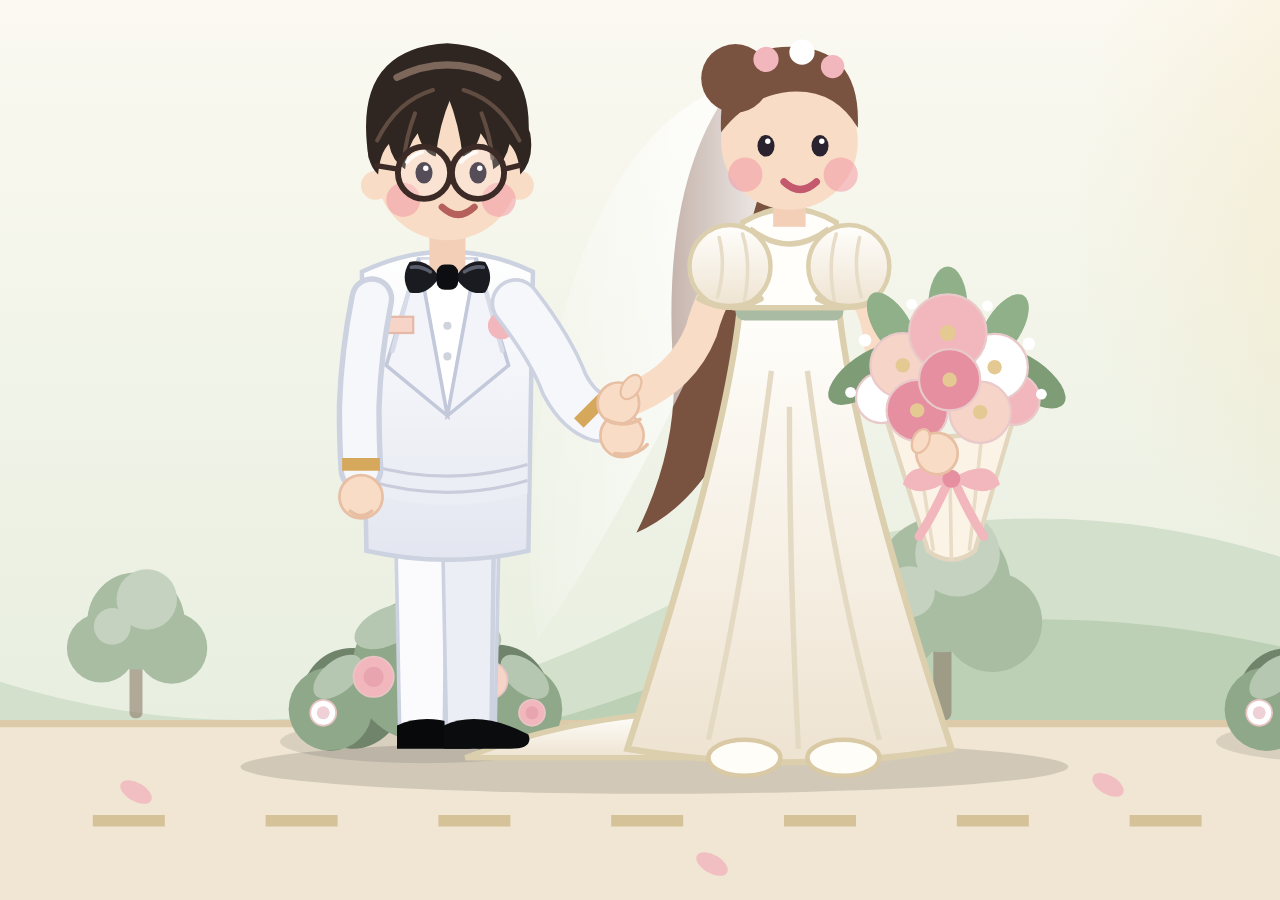
<file: assets/animations/bride-groom-walk-dolls.html>
<!DOCTYPE html>
<html lang="en" data-theme="light">
<head>
<meta charset="utf-8">
<meta name="viewport" content="width=device-width, initial-scale=1, viewport-fit=cover">
<title>Bride and groom walking</title>
<style>
:root{
  --pg1:#f1f4ee;--pg2:#e4e9df;--line:rgba(120,135,115,.28);--shadow:rgba(60,75,55,.22);
  --sky1:#fbf9f1;--sky2:#e3ecdc;--h1:#d3e0cc;--h2:#bcd0b5;--tree:#a9bda3;--bush:#8fa889;--path:#f0e6d3;--dash:#d6c298;
  box-sizing:border-box;padding-top:env(safe-area-inset-top,0px);padding-bottom:env(safe-area-inset-bottom,0px);color-scheme:light;
}
@media (prefers-color-scheme:dark){:root:not([data-theme="light"]){--pg1:#161c18;--pg2:#101512;--line:rgba(190,205,185,.2);--shadow:rgba(0,0,0,.5);--sky1:#2a3630;--sky2:#141b17;--h1:#2c3d33;--h2:#233228;--tree:#35503d;--bush:#42614a;--path:#40392b;--dash:#6b5d3d;color-scheme:dark}}
:root[data-theme="dark"]{--pg1:#161c18;--pg2:#101512;--line:rgba(190,205,185,.2);--shadow:rgba(0,0,0,.5);--sky1:#2a3630;--sky2:#141b17;--h1:#2c3d33;--h2:#233228;--tree:#35503d;--bush:#42614a;--path:#40392b;--dash:#6b5d3d;color-scheme:dark}
*,*::before,*::after{box-sizing:inherit}
html{scroll-padding-top:env(safe-area-inset-top,0px)}
body{margin:0;min-height:100vh;display:grid;place-items:center;padding:0;background:linear-gradient(160deg,var(--pg1),var(--pg2));background-color:var(--pg1)}
.card{width:100%;height:100vh;overflow:hidden;border:0;border-radius:0;
  background:linear-gradient(180deg,var(--sky1),var(--sky2));box-shadow:none}
svg{display:block;width:100%;height:100%;animation:appear 1.2s ease both}
@keyframes appear{from{opacity:0}}
.hill1{fill:var(--h1)}.hill2{fill:var(--h2)}.tree{fill:var(--tree)}.tree2{fill:color-mix(in srgb,var(--tree) 68%,#fff)}.bush2{fill:color-mix(in srgb,var(--bush) 66%,#fff)}.bush3{fill:color-mix(in srgb,var(--bush) 78%,#000)}.bush{fill:var(--bush)}.road{fill:var(--path)}
.dash{stroke:var(--dash);stroke-width:1.6;stroke-dasharray:10 14;animation:dash .77s linear infinite}
@keyframes dash{to{stroke-dashoffset:24}}
.far{animation:scroll 46s linear infinite}.mid{animation:scroll 14s linear infinite}
@keyframes scroll{to{transform:translateX(-440px)}}
.dv path,.dv ellipse,.dv circle{fill:#fff;stroke:#b3bacb;stroke-width:.5}.dv .bk{fill:#e0a458;stroke:none}.dv .sh{fill:#e7eaf3;stroke:none}.dv .wb{fill:#e3e7f1}.dv .ln{fill:none;stroke:#c3c9d8;stroke-width:.35}.dv .nos{stroke:none}.dv .eye{fill:#2b2230;stroke:none}
.wing.fl{animation:flap .42s ease-in-out infinite alternate;transform-origin:0px -3px}.wing.fl.wb{animation-delay:-.08s}
@keyframes flap{from{transform:rotate(-38deg)}to{transform:rotate(30deg)}}
.fly{animation:fly linear infinite both}.bob2{animation:bob2 1.5s ease-in-out infinite alternate}
@keyframes fly{from{transform:translateX(-30px)}to{transform:translateX(470px)}}
@keyframes bob2{to{transform:translateY(-5px)}}
.tk,.pch,.flg{animation-timing-function:linear;animation-iteration-count:infinite;animation-fill-mode:both}
.tk{animation-name:tk}.pch{animation-name:pch}.flg{animation-name:flg}
@keyframes tk{0%{transform:translate(470px,117px)}30%{transform:translate(330px,117px)}38%{transform:translate(342px,98px)}100%{transform:translate(545px,-12px)}}
@keyframes pch{0%,30%{opacity:1}30.1%,100%{opacity:0}}
@keyframes flg{0%,30%{opacity:0}30.1%,100%{opacity:1}}
.bob{animation:bob .4s ease-in-out infinite alternate}
@keyframes bob{to{transform:translateY(-1.3px)}}
.leg{transform-origin:0 0;animation:swing .8s ease-in-out infinite alternate}.leg.b{animation-direction:alternate-reverse}
@keyframes swing{0%{transform:rotate(-24deg)}50%{transform:rotate(0) translateY(-1.5px)}100%{transform:rotate(24deg)}}
.arm{transform-origin:0 0;animation:armsw .8s ease-in-out infinite alternate}
@keyframes armsw{from{transform:rotate(13deg)}to{transform:rotate(-13deg)}}
.foot{animation:step .8s ease-in-out infinite alternate}.foot.b{animation-direction:alternate-reverse}
@keyframes step{0%{transform:translateX(-5px)}50%{transform:translate(0,-1.4px)}100%{transform:translateX(5px)}}
.sway{transform-origin:0 56px;animation:sway .8s ease-in-out infinite alternate}
@keyframes sway{from{transform:rotate(-1.8deg)}to{transform:rotate(1.8deg)}}
.train{transform-origin:-14px 100px;animation:train 1.1s ease-in-out infinite alternate}
@keyframes train{from{transform:skewX(-4deg) scaleX(1)}to{transform:skewX(3deg) scaleX(.9)}}
.veil{transform-origin:-2px 30px;animation:flutter 1.3s ease-in-out infinite alternate}
@keyframes flutter{from{transform:rotate(-5deg) scaleX(1)}to{transform:rotate(4deg) scaleX(.88)}}
.bq{transform-origin:16px 66px;animation:bq .8s ease-in-out infinite alternate}
@keyframes bq{from{transform:rotate(-5deg)}to{transform:rotate(5deg)}}
.pt{animation:drift linear infinite both}
@keyframes drift{0%{transform:translate(0,-8px) rotate(0);opacity:0}12%{opacity:.9}100%{transform:translate(-80px,135px) rotate(400deg);opacity:0}}
.sp{animation:tw 2.6s ease-in-out infinite both;transform-box:fill-box;transform-origin:center}
@keyframes tw{0%,100%{transform:scale(0);opacity:0}50%{transform:scale(1);opacity:.95}}
.hair{transform-origin:-2px 29px;animation:hairsw 1.2s ease-in-out infinite alternate .1s}
@keyframes hairsw{from{transform:rotate(-3deg)}to{transform:rotate(4deg)}}
.blink{transform-box:fill-box;transform-origin:center;animation:blink 5s infinite}
@keyframes blink{0%,93%,100%{transform:scaleY(1)}96%{transform:scaleY(.1)}}
.bq{transform-origin:16px 70px}
.arm2{transform-origin:0 0;animation:armsw2 .8s ease-in-out infinite alternate}
@keyframes armsw2{from{transform:rotate(9deg)}to{transform:rotate(-9deg)}}
@media (prefers-reduced-motion:reduce){*{animation:none!important}}
</style>
</head>
<body>
<div class="card">
<svg viewBox="0 0 440 125" preserveAspectRatio="xMidYMid slice" role="img" aria-label="Doll-style bride holding a bouquet and groom walking arm in arm along a path while white doves fly up and petals fall">
  <defs>
    <linearGradient id="gSuit" x1="0" y1="0" x2="0" y2="1"><stop offset="0" stop-color="#ffffff"/><stop offset="1" stop-color="#e3e6f0"/></linearGradient>
    <linearGradient id="gGown" x1="0" y1="0" x2="0" y2="1"><stop offset="0" stop-color="#fffefb"/><stop offset="1" stop-color="#eee3d1"/></linearGradient>
    <linearGradient id="gVeil" x1="1" y1="0" x2="0" y2="0"><stop offset="0" stop-color="#fff" stop-opacity=".9"/><stop offset="1" stop-color="#fff" stop-opacity=".1"/></linearGradient>
    <radialGradient id="gSun"><stop offset="0" stop-color="#f1d9a0" stop-opacity=".55"/><stop offset="1" stop-color="#f1d9a0" stop-opacity="0"/></radialGradient>
  </defs>
  <circle cx="350" cy="28" r="70" fill="url(#gSun)"/>
  <g class="far" id="far">
    <path class="hill1" d="M0 86Q55 58 110 86T220 86T330 86T440 86V104H0Z"/>
    <path class="hill2" d="M0 96Q55 76 110 96T220 96T330 96T440 96V104H0Z"/>
    <g transform="translate(40 99) scale(0.95)"><rect x="-1.2" y="-9" width="2.4" height="10" rx="1" fill="#8b7a68" opacity=".6"/><circle class="tree" cx="0" cy="-17" r="9"/><circle class="tree" cx="-6.4" cy="-12" r="6.4"/><circle class="tree" cx="6.6" cy="-12" r="6.6"/><circle class="tree2" cx="2" cy="-21" r="5.6"/><circle class="tree2" cx="-4.4" cy="-16" r="3.4"/></g><g transform="translate(150 99) scale(0.75)"><rect x="-1.2" y="-9" width="2.4" height="10" rx="1" fill="#8b7a68" opacity=".6"/><circle class="tree" cx="0" cy="-17" r="9"/><circle class="tree" cx="-6.4" cy="-12" r="6.4"/><circle class="tree" cx="6.6" cy="-12" r="6.6"/><circle class="tree2" cx="2" cy="-21" r="5.6"/><circle class="tree2" cx="-4.4" cy="-16" r="3.4"/></g><g transform="translate(262 99) scale(1.05)"><rect x="-1.2" y="-9" width="2.4" height="10" rx="1" fill="#8b7a68" opacity=".6"/><circle class="tree" cx="0" cy="-17" r="9"/><circle class="tree" cx="-6.4" cy="-12" r="6.4"/><circle class="tree" cx="6.6" cy="-12" r="6.6"/><circle class="tree2" cx="2" cy="-21" r="5.6"/><circle class="tree2" cx="-4.4" cy="-16" r="3.4"/></g><g transform="translate(382 99) scale(0.8)"><rect x="-1.2" y="-9" width="2.4" height="10" rx="1" fill="#8b7a68" opacity=".6"/><circle class="tree" cx="0" cy="-17" r="9"/><circle class="tree" cx="-6.4" cy="-12" r="6.4"/><circle class="tree" cx="6.6" cy="-12" r="6.6"/><circle class="tree2" cx="2" cy="-21" r="5.6"/><circle class="tree2" cx="-4.4" cy="-16" r="3.4"/></g>
  </g>
  <rect class="road" y="100" width="440" height="25"/>
  <line x1="0" y1="100.5" x2="440" y2="100.5" stroke="#b8955a" stroke-opacity=".35"/>
  <line class="dash" x1="0" y1="114" x2="440" y2="114"/>
  <g class="mid" id="mid"></g>
  <g id="fly"></g>

  <g transform="translate(222 104) scale(1.25) translate(-215 -104)">
    <ellipse cx="215" cy="106" rx="46" ry="3" fill="#000" fill-opacity=".13"/>

    <!-- Bride: back layer (hair, veil, train) -->
    <g class="bob"><g transform="translate(230 0)">
      <g class="hair"><path d="M-6 30Q-14 40 -13 60Q-12 70 -17 80Q-8 76 -4 62Q0 48 0 36Z" fill="#7a5240"/></g>
      <g class="veil"><path d="M-2 29Q-17 31 -24 52Q-31 74 -28 92Q-19 79 -10 60Q-5 50 -2 37Z" fill="url(#gVeil)"/></g>
      <g class="train"><path d="M-14 100Q-26 101 -36 105H-12Z" fill="url(#gGown)" stroke="#dccfae" stroke-width=".6"/></g>
    </g></g>

    <!-- Groom -->
    <g class="bob"><g transform="translate(192 0)">
      
      <g transform="translate(-2.6 77)"><g class="leg"><path d="M-3.2 0H3.2L2.7 25H-2.7Z" fill="#fbfbfe" stroke="#cdd2e0" stroke-width=".4"/><path d="M2.6 0L2.3 25" stroke="#cdd2e0" stroke-width=".5"/><path d="M-3 24.4Q1 22.6 6.4 25.4Q7 27 4.4 27H-3Z" fill="#08090b"/></g></g>
      <g transform="translate(2.6 77)"><g class="leg b"><path d="M-3.2 0H3.2L2.7 25H-2.7Z" fill="#eceef5" stroke="#cdd2e0" stroke-width=".4"/><path d="M2.6 0L2.3 25" stroke="#cdd2e0" stroke-width=".5"/><path d="M-3 24.4Q1 22.6 6.4 25.4Q7 27 4.4 27H-3Z" fill="#0b0c0e"/></g></g>
      <path d="M-9.5 51Q0 46.5 9.5 51L9 82Q0 84 -9 82Z" fill="url(#gSuit)" stroke="#cdd2e0" stroke-width=".5"/><path d="M-8.9 71.6Q0 74.2 8.9 71.6L8.9 75.6Q0 78.2 -8.9 75.6Z" fill="#eceef6"/><path d="M-8.9 72.4Q0 75 8.9 72.4M-8.9 74.2Q0 76.8 8.9 74.2" stroke="#c9cddb" stroke-width=".35" fill="none"/>
      <path d="M-3.2 49.5L0 67L3.2 49.5Z" fill="#fff" stroke="#d5d9e6" stroke-width=".3"/>
      <path d="M-3.2 49.5L-6.8 61.4L0 67ZM3.2 49.5L6.8 61.4L0 67Z" fill="#f2f4fa" stroke="#c3c9da" stroke-width=".4"/><path d="M-3.7 51L-6.1 59.8M3.7 51L6.1 59.8" stroke="#d8dce8" stroke-width=".5" fill="none" stroke-linecap="round"/>
      
      <rect x="-7.4" y="56" width="3.6" height="1.8" fill="#f7d4c8" stroke="#e5b9aa" stroke-width=".25"/><circle cx="6" cy="57" r="1.5" fill="#f2b6bd"/><circle cx="0" cy="57" r=".45" fill="#cfd3dc"/><circle cx="0" cy="60.4" r=".45" fill="#cfd3dc"/>
      <g transform="translate(-8.4 54)"><g class="arm2"><path d="M0 0Q-1.2 6 -1.4 12Q-1.4 16 -1.2 19" stroke="#cdd2e0" stroke-width="5" stroke-linecap="round" fill="none"/><path d="M0 0Q-1.2 6 -1.4 12Q-1.4 16 -1.2 19" stroke="#f6f7fb" stroke-width="3.8" stroke-linecap="round" fill="none"/><path d="M-3.3 18.4L.9 18.4" stroke="#d6a85c" stroke-width="1.4"/><circle cx="-1.2" cy="22" r="2.4" fill="#f8dcc6" stroke="#e8bfa3" stroke-width=".3"/><path d="M-2.4 23.6Q-1.2 24.6 0 23.6" stroke="#e8bfa3" stroke-width=".4" fill="none" stroke-linecap="round"/></g></g>
      <rect x="-2" y="44" width="4" height="7" fill="#f2cfb6"/>
      <circle cx="0" cy="39.5" r="8" fill="#f8dcc6"/>
      <circle cx="-8" cy="41.4" r="1.6" fill="#f8dcc6"/><circle cx="8" cy="41.4" r="1.6" fill="#f8dcc6"/><path d="M-8.7 38.6Q-10.8 26.2 0 25.6Q10.8 26.2 8.7 38.6Q7.2 31 0 30.8Q-7.2 31 -8.7 38.6Z" fill="#2f2521"/><path d="M.3 27.8Q-6 28.4 -8.7 35.6Q-9.3 38.6 -7.7 40.2Q-7.5 37.8 -6.5 36.8Q-6.1 38.8 -4.7 39.6Q-4.5 37 -3.3 35.6Q-2.7 37.8 -1.3 38.2Q-.9 34.6 .4 31.6Z" fill="#2f2521"/><path d="M.2 27.8Q6.6 28.4 9.2 35.6Q9.7 38.6 8.1 40.2Q7.9 37.8 6.9 36.8Q6.5 38.8 5.1 39.6Q4.9 37 3.7 35.6Q3.1 37.8 1.7 38.2Q1.3 34.6 .1 31.6Z" fill="#2f2521"/>
      <path d="M-5.6 29.4Q0 26.6 5.6 29.4" stroke="#7d675b" stroke-width=".8" fill="none" stroke-linecap="round"/><path d="M-1.6 30.8Q-5.6 32 -7.8 36.4M1.8 30.8Q5.8 32 8 36.4M-3.6 33.4Q-4.6 36 -4.8 38.4M3.8 33.4Q4.8 36 5 38.4" stroke="#6a5448" stroke-width=".45" fill="none" stroke-linecap="round" opacity=".85"/>
      <g class="blink"><ellipse cx="-2.6" cy="40" rx=".95" ry="1.2" fill="#2b2230"/><circle cx="-2.4" cy="39.5" r=".3" fill="#fff"/></g>
      <g class="blink"><ellipse cx="3.4" cy="40" rx=".95" ry="1.2" fill="#2b2230"/><circle cx="3.6" cy="39.5" r=".3" fill="#fff"/></g>
      <circle cx="-4.9" cy="43" r="1.9" fill="#f59aa5" fill-opacity=".55"/><circle cx="5.7" cy="43" r="1.9" fill="#f59aa5" fill-opacity=".55"/>
      <path d="M-.6 43.8Q1.2 45.5 3 43.8" stroke="#b5605a" stroke-width=".75" fill="none" stroke-linecap="round"/>
      <g><path d="M-.9 51.6Q-2.2 49.5 -4.2 49.9Q-5.3 51.6 -4.2 53.3Q-2.2 53.7 -.9 51.6Z" fill="#1a1b21"/><path d="M.9 51.6Q2.2 49.5 4.2 49.9Q5.3 51.6 4.2 53.3Q2.2 53.7 .9 51.6Z" fill="#1a1b21"/><path d="M-1.9 51Q-3 50.3 -4 50.5M1.9 51Q3 50.3 4 50.5" stroke="#5a5d6b" stroke-width=".4" fill="none" stroke-linecap="round"/><rect x="-1.2" y="50.2" width="2.4" height="2.8" rx=".9" fill="#0d0e11"/></g>
      <g><circle cx="-2.6" cy="40" r="2.9" fill="#fff" fill-opacity=".2" stroke="#3b2a26" stroke-width=".65"/><circle cx="3.4" cy="40" r="2.9" fill="#fff" fill-opacity=".2" stroke="#3b2a26" stroke-width=".65"/><path d="M.3 39.4Q.4 38.8 .5 39.4M-5.5 39.6L-7.9 39.2M6.3 39.6L7.9 39.2" stroke="#3b2a26" stroke-width=".6" fill="none" stroke-linecap="round"/><path d="M-4.5 38.8Q-3.8 38 -2.8 37.7M1.5 38.8Q2.2 38 3.2 37.7" stroke="#fff" stroke-width=".45" fill="none" stroke-linecap="round" opacity=".85"/></g>
      <path d="M7.6 54.5Q11.5 59.5 13 63.5Q14.6 66.5 16.8 67.2" stroke="#cdd2e0" stroke-width="5.6" stroke-linecap="round" stroke-linejoin="round" fill="none"/><path d="M7.6 54.5Q11.5 59.5 13 63.5Q14.6 66.5 16.8 67.2" stroke="#f6f7fb" stroke-width="4.8" stroke-linecap="round" stroke-linejoin="round" fill="none"/><path d="M14.6 67.8L17.4 65" stroke="#d6a85c" stroke-width="1.5"/><circle cx="19.4" cy="69.2" r="2.4" fill="#f8dcc6" stroke="#e8bfa3" stroke-width=".3"/><path d="M18.6 71.2Q21 71.6 22.2 70.2" stroke="#e8bfa3" stroke-width=".4" fill="none" stroke-linecap="round"/>
    </g></g>

    <!-- Bride: front layer -->
    <g class="bob"><g transform="translate(230 0)">
      <g class="sway">
        <path d="M-5.5 55Q-7 70 -18 104Q0 107 18 104Q7 70 5.5 55Z" fill="url(#gGown)" stroke="#dccfae" stroke-width=".7"/>
        <path d="M-2 62Q-5 85 -9 103M2 62Q5 85 10 103M0 66Q0 85 1 104" stroke="#e4d9c2" stroke-width=".6" fill="none"/>
        <rect x="-6" y="54" width="12" height="2.4" rx="1" fill="#a9bba2"/>
      </g>
      <g class="foot"><ellipse cx="-5" cy="105" rx="4" ry="2" fill="#fffdf8" stroke="#d9c9a4" stroke-width=".5"/></g>
      <g class="foot b"><ellipse cx="6" cy="105" rx="4" ry="2" fill="#fffdf8" stroke="#d9c9a4" stroke-width=".5"/></g>
      <path d="M-6 55L-5.2 45.5Q0 42.5 5.2 45.5L6 55Z" fill="#fffefb" stroke="#dccfae" stroke-width=".6"/>
      <path d="M-4.4 46.2Q0 49.6 4.4 46.2" stroke="#dccfae" stroke-width=".6" fill="none"/>
      <rect x="-1.8" y="40" width="3.6" height="6" fill="#f2cfb6"/>
      <circle cx="0" cy="36.5" r="7.6" fill="#f8dcc6"/>
      <circle cx="-6" cy="29.5" r="3.8" fill="#7a5240"/>
      <path d="M-7.6 35.5Q-8 26 0 26Q8 26 7.6 35Q5 30.6 0 31Q-4.4 31.4 -7.6 35.5Z" fill="#7a5240"/>
      <circle cx="-2.6" cy="27.4" r="1.4" fill="#f2b6bd"/><circle cx="1.4" cy="26.6" r="1.4" fill="#fff"/><circle cx="4.8" cy="28.2" r="1.3" fill="#f2b6bd"/>
      <g class="blink" style="animation-delay:-1.6s"><ellipse cx="-2.6" cy="37" rx=".95" ry="1.2" fill="#2b2230"/><circle cx="-2.4" cy="36.5" r=".3" fill="#fff"/></g>
      <g class="blink" style="animation-delay:-1.6s"><ellipse cx="3.4" cy="37" rx=".95" ry="1.2" fill="#2b2230"/><circle cx="3.6" cy="36.5" r=".3" fill="#fff"/></g>
      <circle cx="-4.9" cy="40.2" r="1.9" fill="#f59aa5" fill-opacity=".55"/><circle cx="5.7" cy="40.2" r="1.9" fill="#f59aa5" fill-opacity=".55"/>
      <path d="M-.6 41Q1.2 42.7 3 41" stroke="#c4586c" stroke-width=".8" fill="none" stroke-linecap="round"/>
      <circle cx="-5.2" cy="48.6" r="2.1" fill="#f8dcc6"/><circle cx="5.2" cy="48.6" r="2.1" fill="#f8dcc6"/><path d="M-5 49Q-8.4 52.4 -9.8 57.6Q-11.8 62.6 -17.2 65" stroke="#f8dcc6" stroke-width="3.6" stroke-linecap="round" stroke-linejoin="round" fill="none"/><circle cx="-19" cy="65.6" r="2.3" fill="#f8dcc6" stroke="#e8bfa3" stroke-width=".3"/><ellipse cx="-17.6" cy="63.8" rx=".95" ry="1.5" fill="#f8dcc6" stroke="#e8bfa3" stroke-width=".25" transform="rotate(35 -17.6 63.8)"/><path d="M-20.4 67.4Q-18.4 68.4 -16.6 67.4" stroke="#e8bfa3" stroke-width=".4" fill="none" stroke-linecap="round"/>
      <path d="M5 49Q9.8 54 10 58.5Q10.8 65 15.4 69.8" stroke="#f8dcc6" stroke-width="3.6" stroke-linecap="round" stroke-linejoin="round" fill="none"/>
      <g><ellipse cx="-6.6" cy="50.4" rx="4.5" ry="4.6" fill="url(#gGown)" stroke="#dccfae" stroke-width=".5"/><path d="M-5.199999999999999 46.8Q-4.199999999999999 50 -5.0 54.2M-7.8 47.2Q-7.0 50.4 -8.0 53.8" stroke="#e6dcc8" stroke-width=".4" fill="none" stroke-linecap="round"/><path d="M-3.1999999999999997 54Q-6.6 55.8 -10.0 54" stroke="#dccfae" stroke-width=".7" fill="none" stroke-linecap="round"/></g><g><ellipse cx="6.6" cy="50.4" rx="4.5" ry="4.6" fill="url(#gGown)" stroke="#dccfae" stroke-width=".5"/><path d="M5.199999999999999 46.8Q4.199999999999999 50 5.0 54.2M7.8 47.2Q7.0 50.4 8.0 53.8" stroke="#e6dcc8" stroke-width=".4" fill="none" stroke-linecap="round"/><path d="M3.1999999999999997 54Q6.6 55.8 10.0 54" stroke="#dccfae" stroke-width=".7" fill="none" stroke-linecap="round"/></g><g class="bq"><path d="M10.2 65.6Q17.8 73 25.4 65.6L20.6 82Q18 84 15.4 82Z" fill="#fbf3e6" stroke="#e3d6bf" stroke-width=".5"/><path d="M14 69L16 82M17.8 71L18 83M21.4 69L20 82" stroke="#e8dcc6" stroke-width=".4" fill="none"/><ellipse cx="8.6" cy="62.4" rx="5" ry="2.2" fill="#7e9c76" transform="rotate(-35 8.6 62.4)"/><ellipse cx="26.4" cy="62.8" rx="5" ry="2.2" fill="#7e9c76" transform="rotate(35 26.4 62.8)"/><ellipse cx="17.6" cy="55" rx="2.2" ry="4.6" fill="#8fb089"/><ellipse cx="11.4" cy="57" rx="2" ry="4.2" fill="#8fb089" transform="rotate(-32 11.4 57)"/><ellipse cx="23.8" cy="57.2" rx="2" ry="4.2" fill="#8fb089" transform="rotate(32 23.8 57.2)"/><g stroke="#e9c9c9" stroke-width=".25"><circle cx="10.2" cy="65" r="2.8" fill="#fff"/><circle cx="25" cy="65.2" r="2.8" fill="#f2b6bd"/><circle cx="12.6" cy="61.4" r="3.6" fill="#f7d4c8"/><circle cx="22.8" cy="61.6" r="3.7" fill="#fff"/><circle cx="17.6" cy="57.8" r="4.3" fill="#f2b6bd"/><circle cx="14.2" cy="66.4" r="3.4" fill="#e58fa0"/><circle cx="21.2" cy="66.6" r="3.4" fill="#f7d4c8"/><circle cx="17.8" cy="63" r="3.4" fill="#e58fa0"/></g><g fill="#e4c993"><circle cx="17.6" cy="57.8" r=".9"/><circle cx="12.6" cy="61.4" r=".8"/><circle cx="22.8" cy="61.6" r=".8"/><circle cx="17.8" cy="63" r=".8"/><circle cx="14.2" cy="66.4" r=".8"/><circle cx="21.2" cy="66.6" r=".8"/></g><g fill="#fff"><circle cx="8.4" cy="58.6" r=".7"/><circle cx="26.6" cy="59" r=".7"/><circle cx="13.6" cy="54.6" r=".6"/><circle cx="22" cy="54.8" r=".6"/><circle cx="6.8" cy="64.4" r=".6"/><circle cx="28" cy="64.6" r=".6"/></g><path d="M17.6 74.4Q16 78 14.4 80.4M18.4 74.4Q20 78 21.6 80.4" stroke="#f2b6bd" stroke-width="1" fill="none" stroke-linecap="round"/><path d="M18 74Q13.6 71.4 12.6 74.6Q14.6 76.4 18 74ZM18 74Q22.4 71.4 23.4 74.6Q21.4 76.4 18 74Z" fill="#f2b6bd"/><circle cx="18" cy="74" r="1" fill="#e58fa0"/><circle cx="16.4" cy="71.2" r="2.3" fill="#f8dcc6" stroke="#e8bfa3" stroke-width=".3"/><ellipse cx="14.6" cy="69.8" rx=".9" ry="1.4" fill="#f8dcc6" stroke="#e8bfa3" stroke-width=".25" transform="rotate(25 14.6 69.8)"/></g>
    </g></g>
  </g>
  <g id="fx"></g>
</svg>
</div>
<script>
(function(){
  function dove(f){var w='<path d="M2 -2.5Q-1 -11 -8 -14.5Q-9.4 -12 -12.6 -11.6Q-11.4 -9.4 -14.6 -8.4Q-12 -6.8 -13 -4.4Q-9 -4.6 -5.4 -1.6Z"/><path class="ln" d="M-7 -12.4L-3 -4.8M-10.2 -9.6L-5.2 -3.8M-12.2 -6.6L-6.6 -3"/>';
    return '<g class="dv">'+(f?'<g class="wing fl wb"><g transform="translate(-1.6 -.6)" opacity=".95"><path class="wb" d="M2 -2.5Q-1 -11 -8 -14.5Q-9.4 -12 -12.6 -11.6Q-11.4 -9.4 -14.6 -8.4Q-12 -6.8 -13 -4.4Q-9 -4.6 -5.4 -1.6Z"/></g></g>':'')+'<path d="M-6 -.5L-18.4 -3.8L-15.6 -.4L-19.4 2.2L-15 2.6L-17.6 5.6L-6 3Z"/><path class="ln" d="M-8 .6L-16 -1.2M-8 1.6L-16 2"/><path d="M-8.6 .8Q-9 -5 -2 -5.8Q4 -6.4 6.4 -4.4Q10 -2 8.4 1.8Q5.6 6.2 -1.6 6.2Q-7.4 6.2 -8.6 .8Z"/><path class="sh" d="M-6 3.4Q0 6.6 6.6 2.4Q4.6 5.9 -1.4 6.1Q-5 5.9 -6 3.4Z"/><circle cx="7.6" cy="-5.4" r="3.3"/><ellipse class="nos" cx="5.4" cy="-3.6" rx="3.2" ry="3"/><path class="bk" d="M10.6 -5.9L14.2 -4.7L10.7 -3.9Z"/><circle class="eye" cx="8.7" cy="-6.2" r=".6"/>'+(f?'<g class="wing fl">'+w+'</g>':'<path d="M3 -2.8Q-3 -6.4 -10.4 -1.6Q-7.4 2.6 -1 2.8Q2 1 3 -2.8Z"/><path class="ln" d="M-8 -1Q-4 1.2 0 .4M-6 -2.8Q-3 -1.6 0 -2"/>')+'</g>'}
  function rose(x,y,r,c){return '<circle cx="'+x+'" cy="'+y+'" r="'+r+'" fill="'+c+'" stroke="#e8c4c4" stroke-width=".25"/><circle cx="'+x+'" cy="'+y+'" r="'+(r*.5)+'" fill="#d98a9c" fill-opacity=".4"/>'}
  function bush(x){return '<g transform="translate('+x+' 102)"><ellipse cy="1" rx="20" ry="3" fill="#000" fill-opacity=".1"/><circle class="bush3" cx="-10" cy="-5" r="7"/><circle class="bush3" cx="10" cy="-5" r="7.5"/><circle class="bush" cx="0" cy="-9" r="10"/><circle class="bush" cx="-13" cy="-3.5" r="5.8"/><circle class="bush" cx="13" cy="-3.5" r="6.2"/><ellipse class="bush2" cx="-5" cy="-15" rx="5" ry="2.6" transform="rotate(-25 -5 -15)"/><ellipse class="bush2" cx="6" cy="-14.5" rx="5" ry="2.6" transform="rotate(22 6 -14.5)"/><ellipse class="bush2" cx="-12" cy="-8" rx="4" ry="2.2" transform="rotate(-40 -12 -8)"/><ellipse class="bush2" cx="14" cy="-8" rx="4" ry="2.2" transform="rotate(40 14 -8)"/>'+rose(-7,-8,2.8,'#f2b6bd')+rose(2,-13,3.1,'#fff')+rose(9,-7.5,2.6,'#f7d4c8')+rose(-1,-4.6,2.3,'#e58fa0')+rose(-14,-3,1.8,'#fff')+rose(15,-3,1.8,'#f2b6bd')+'</g>'}
  function petal(x,y){return '<ellipse cx="'+x+'" cy="'+y+'" rx="2.4" ry="1.3" fill="#f2b6bd" fill-opacity=".8" transform="rotate(30 '+x+' '+y+')"/>'}
  var mid='';
  [60,190,320,410].forEach(function(x){mid+=bush(x)});
  [[30,108],[95,119],[150,110],[230,120],[285,109],[360,118],[425,111]].forEach(function(p){mid+=petal(p[0],p[1])});
  document.getElementById('mid').innerHTML=mid+'<g transform="translate(440 0)">'+mid+'</g>';
  var f=document.getElementById('far');f.innerHTML+='<g transform="translate(440 0)">'+f.innerHTML+'</g>';
  var s='';
  [[9,-1,16],[12,-6,30],[15,-11,44]].forEach(function(c,i){
    s+='<g class="fly" style="animation-duration:'+c[0]+'s;animation-delay:'+c[1]+'s"><g class="bob2" style="animation-delay:'+(-i*.5)+'s"><g transform="translate(0 '+c[2]+') scale('+(1.15-i*.1)+')">'+dove(1)+'</g></g></g>';
  });
  document.getElementById('fly').innerHTML=s;
  var fx='',d=15;
  [0,-7.5].forEach(function(dl){
    var st='style="animation-duration:'+d+'s;animation-delay:'+dl+'s"';
    fx+='<g class="tk" '+st+'><g class="pch" '+st+'><g transform="scale(-1.1 1.1)">'+dove(0)+'</g></g><g class="flg" '+st+'><g transform="scale(1.1)">'+dove(1)+'</g></g></g>';
  });
  for(var i=0;i<7;i++){
    var x=40+i*58+(i%2)*12;
    fx+='<g transform="translate('+x+' 0)"><g class="pt" style="animation-duration:'+(7+i%3*1.6)+'s;animation-delay:'+(-i*1.3)+'s"><ellipse rx="2.6" ry="1.5" fill="'+(i%2?'#fff':'#f2b6bd')+'" stroke="#e7d3cf" stroke-width=".3"/></g></g>';
  }
  [[150,38,0],[262,32,.8],[205,18,1.6],[290,60,2.2],[168,64,.4]].forEach(function(p){
    fx+='<path class="sp" style="animation-delay:'+p[2]+'s" transform="translate('+p[0]+' '+p[1]+')" d="M0-3.4Q0 0 3.4 0Q0 0 0 3.4Q0 0-3.4 0Q0 0 0-3.4Z" fill="#e4c993"/>';
  });
  document.getElementById('fx').innerHTML=fx;
})();
</script>
</body>
</html>
</file>
<file: assets/css/style.css>
*{box-sizing:border-box}:root{--ink:#273129;--muted:#6e776f;--sage:#697763;--sage2:#8c9984;--paper:#f7f6f1;--line:rgba(52,68,57,.14);--shadow:0 22px 55px rgba(46,60,50,.11)}html{scroll-behavior:smooth}body{margin:0;font-family:Montserrat,sans-serif;color:var(--ink);background:radial-gradient(circle at 10% 10%,rgba(140,153,132,.18),transparent 28%),linear-gradient(#fbfaf6,#eef2ed)}a{text-decoration:none;color:inherit}.nav{position:fixed;z-index:20;top:16px;left:50%;transform:translateX(-50%);display:flex;gap:5px;padding:7px;border:1px solid rgba(255,255,255,.8);border-radius:999px;background:rgba(255,255,255,.78);backdrop-filter:blur(14px);box-shadow:0 10px 30px rgba(39,52,43,.1)}.nav a{padding:9px 13px;border-radius:999px;font-size:12px;font-weight:600}.nav a:hover{background:#e2e8df}.section{width:min(1080px,calc(100% - 30px));min-height:85vh;margin:auto;padding:105px 0 75px;display:flex;flex-direction:column;justify-content:center}.hero{min-height:100vh}.hero-card,.card,.camera-card,.filter-card,.attire-card{border:1px solid rgba(255,255,255,.88);background:rgba(255,255,255,.76);box-shadow:var(--shadow);backdrop-filter:blur(14px)}.hero-card{width:min(760px,100%);margin:auto;padding:68px 38px;text-align:center;border-radius:32px}.eyebrow{margin:0 0 14px;text-transform:uppercase;letter-spacing:.2em;font-size:11px;font-weight:600;color:#697763}.hero h1,.heading h2,.attire-card h3,.venue-card h3,.filter-card h3,.invitation-card strong{font-family:"Cormorant Garamond",serif}.hero h1{margin:0;font-size:clamp(58px,9vw,110px);line-height:.82}.hero h1 small{display:block;margin:18px 0;font-size:32px;color:#8c9984}.lead,.heading>p:not(.eyebrow),.attire-card>p:last-child,.privacy-note,.venue-card p{line-height:1.8;color:var(--muted)}.date-row{display:grid;grid-template-columns:1fr 1fr;margin:28px 0;border:1px solid var(--line);border-radius:18px;overflow:hidden}.date-row div{padding:19px;background:rgba(255,255,255,.75)}.date-row div+div{border-left:1px solid var(--line)}.date-row span,.mini-label{display:block;margin-bottom:7px;text-transform:uppercase;letter-spacing:.14em;font-size:10px;color:var(--muted)}.btn{display:inline-flex;align-items:center;justify-content:center;min-height:48px;padding:0 20px;border-radius:999px;font:600 13px Montserrat,sans-serif;cursor:pointer;border:1px solid var(--line)}button.btn{appearance:none}.primary{background:#697763;color:white;border-color:#697763}.secondary{background:white}.heading{max-width:720px;margin:0 auto 36px;text-align:center}.heading h2{margin:0 0 12px;font-size:clamp(44px,6vw,70px);line-height:1}.heading.small h2{font-size:42px}.card{border-radius:26px;padding:36px}.invitation-card{width:min(720px,100%);margin:auto;text-align:center}.invitation-card strong{display:block;font-size:42px}.attire-grid{display:grid;grid-template-columns:1fr 1fr;gap:20px}.attire-card{padding:28px;border-radius:26px}.attire-card h3{font-size:35px;margin:0 0 18px}.palette{display:grid;grid-template-columns:repeat(4,1fr);overflow:hidden;border-radius:18px;margin-bottom:18px;box-shadow:0 12px 25px rgba(40,50,42,.1)}.palette span{height:115px;background:var(--c)}.note-card{margin-top:18px;text-align:center}.note-card span{color:var(--muted)}.venue-card{display:flex;justify-content:space-between;align-items:center;gap:20px}.venue-card h3{font-size:38px;margin:0 0 5px}.selfie-grid{display:grid;grid-template-columns:minmax(0,1.6fr) minmax(230px,.55fr);gap:20px}.camera-card,.filter-card{padding:20px;border-radius:26px}.camera-stage{position:relative;aspect-ratio:4/5;overflow:hidden;border-radius:20px;background:#dce3dc}#camera,#snapshotCanvas{width:100%;height:100%;object-fit:cover}#snapshotCanvas{display:none}.placeholder{position:absolute;inset:0;display:grid;place-content:center;text-align:center;gap:8px;color:#728078}.lens{font-size:60px}.live-overlay{pointer-events:none;position:absolute;inset:0;display:flex;align-items:flex-end;padding:24px}.overlay-copy{width:100%;padding:16px;border-radius:18px;text-align:center;background:rgba(255,255,255,.82);backdrop-filter:blur(8px)}.overlay-copy small,.overlay-copy strong,.overlay-copy b{display:block}.overlay-copy small{font:italic 19px Georgia,serif}.overlay-copy strong{margin:4px 0 8px;font-size:14px}.overlay-copy b{font-family:"Cormorant Garamond",serif;font-size:26px}.filter-honored .overlay-copy{background:rgba(215,225,231,.85)}.filter-celebrate .overlay-copy{background:rgba(226,234,220,.86)}.filter-forever .overlay-copy{background:rgba(244,238,226,.88)}.flower{position:absolute;font-size:32px;color:white;text-shadow:0 5px 15px rgba(0,0,0,.2)}.f1{top:18px;left:18px}.f2{top:18px;right:18px}.camera-actions{display:flex;flex-wrap:wrap;gap:9px;margin-top:14px}.filter-card h3{font-size:30px;margin:4px 0 16px}.filter{width:100%;padding:15px;margin-bottom:9px;border:1px solid var(--line);border-radius:15px;background:white;text-align:left;font:500 13px Montserrat;cursor:pointer}.filter.active{border-color:#697763;background:#eef3eb}.status{min-height:22px;font-size:12px;color:var(--muted)}.my-gallery{margin-top:85px}.photo-grid{display:grid;grid-template-columns:repeat(3,1fr);gap:14px}.photo-grid figure{margin:0;padding:10px;border-radius:18px;background:white;box-shadow:0 12px 30px rgba(45,57,48,.09)}.photo-grid img{display:block;width:100%;border-radius:12px}.photo-grid figcaption{padding:9px 3px 2px;font-size:12px;color:var(--muted)}.empty{grid-column:1/-1;text-align:center;color:var(--muted)}footer{text-align:center;padding:30px;color:var(--muted);font-size:12px}.hidden{display:none!important}@media(max-width:780px){.nav{max-width:calc(100% - 18px);overflow-x:auto;justify-content:flex-start}.section{padding-top:90px}.hero-card{padding:58px 23px 40px}.date-row,.attire-grid,.selfie-grid{grid-template-columns:1fr}.date-row div+div{border-left:0;border-top:1px solid var(--line)}.venue-card{align-items:flex-start;flex-direction:column}.venue-card .btn{width:100%}.palette span{height:90px}.photo-grid{grid-template-columns:1fr 1fr}}@media(max-width:480px){.photo-grid{grid-template-columns:1fr}}

/* =====================================================
   MOBILE CAMERA + EXTRA WEDDING FILTERS
   ===================================================== */

.camera-card{
  overflow:hidden;
}

.camera-stage{
  width:100%;
  max-width:620px;
  margin:0 auto;
  /* Keep the preview inside the visible screen on desktop and mobile. */
  height:min(72svh,720px);
  min-height:360px;
  aspect-ratio:auto;
  border-radius:22px;
}

#camera,
#snapshotCanvas{
  display:block;
  width:100%;
  height:100%;
  object-fit:cover;
  object-position:center;
}

#snapshotCanvas{
  display:none;
}

.filter-card{
  max-height:min(72svh,720px);
  overflow:auto;
  overscroll-behavior:contain;
}

.filter-card::-webkit-scrollbar{
  width:7px;
}

.filter-card::-webkit-scrollbar-thumb{
  background:rgba(105,119,99,.28);
  border-radius:999px;
}

.filter-garden .overlay-copy{
  background:rgba(238,242,231,.88);
}

.filter-lovebirds .overlay-copy{
  background:rgba(240,236,230,.88);
}

.filter-floralarch .overlay-copy{
  background:rgba(232,239,229,.9);
}

.filter-rings .overlay-copy{
  background:rgba(244,238,226,.9);
}

.decor-layer{
  pointer-events:none;
  position:absolute;
  inset:0;
  overflow:hidden;
}

.decor-item{
  position:absolute;
  user-select:none;
  filter:drop-shadow(0 4px 8px rgba(0,0,0,.15));
}

@media(max-width:780px){
  body{
    overflow-x:hidden;
  }

  .section{
    width:min(100% - 20px,1080px);
    min-height:auto;
    padding:82px 0 50px;
  }

  .hero{
    min-height:100svh;
    padding-top:78px;
  }

  .hero-card{
    width:100%;
    border-radius:24px;
  }

  .hero h1{
    font-size:clamp(48px,16vw,78px);
  }

  .heading{
    margin-bottom:26px;
  }

  .heading h2{
    font-size:clamp(39px,12vw,58px);
  }

  .selfie-grid{
    display:block;
  }

  .camera-card{
    padding:12px;
    border-radius:22px;
  }

  .camera-stage{
    /* Header + buttons still remain visible without giant scrolling. */
    height:min(68svh,620px);
    min-height:330px;
    max-height:calc(100svh - 190px);
    width:100%;
  }

  .live-overlay{
    padding:14px;
  }

  .overlay-copy{
    padding:12px 10px;
    border-radius:15px;
  }

  .overlay-copy small{
    font-size:16px;
  }

  .overlay-copy strong{
    font-size:12px;
  }

  .overlay-copy b{
    font-size:22px;
  }

  .camera-actions{
    display:grid;
    grid-template-columns:1fr 1fr;
    gap:8px;
  }

  .camera-actions .btn{
    width:100%;
    min-height:46px;
    padding:0 12px;
    font-size:12px;
  }

  .filter-card{
    margin-top:16px;
    max-height:none;
    padding:16px;
  }

  .filter-card h3{
    margin-bottom:12px;
  }

  .filter{
    padding:13px 14px;
    margin-bottom:8px;
  }

  .attire-card{
    padding:20px;
  }

  .palette span{
    height:76px;
  }

  .card{
    padding:24px 18px;
  }

  .invitation-card strong{
    font-size:36px;
  }

  .my-gallery{
    margin-top:58px;
  }
}

@media(max-width:480px){
  .nav{
    top:8px;
    width:calc(100% - 12px);
    padding:5px;
  }

  .nav a{
    flex:0 0 auto;
    padding:8px 10px;
    font-size:10px;
  }

  .camera-stage{
    height:min(63svh,540px);
    max-height:calc(100svh - 205px);
    min-height:300px;
  }

  .camera-actions{
    grid-template-columns:1fr;
  }

  .hero-card{
    padding:52px 18px 30px;
  }

  .date-row div{
    padding:15px 10px;
  }
}


/* Admin Supabase configuration */
.admin-config-grid{
  display:grid;
  grid-template-columns:1fr;
  gap:14px;
}

.admin-config-grid label{
  display:grid;
  gap:7px;
  font-size:12px;
  font-weight:600;
}

.admin-config-grid input,
.admin-config-grid textarea{
  width:100%;
  padding:13px 14px;
  border:1px solid var(--line);
  border-radius:14px;
  background:rgba(255,255,255,.9);
  color:var(--ink);
  font:400 13px Montserrat,sans-serif;
  resize:vertical;
}

.admin-config-grid input:focus,
.admin-config-grid textarea:focus{
  outline:2px solid rgba(105,119,99,.18);
  border-color:var(--sage);
}


/* =====================================================
   FIXED CAMERA FIT + CALLIGRAPHY NAMES
   ===================================================== */

/* Couple names in calligraphy */
#partnerOne,
#partnerTwo{
  display:inline-block;
  font-family:"Great Vibes", cursive !important;
  font-weight:400 !important;
  letter-spacing:.01em;
  line-height:1;
}

/* Keep ampersand elegant but readable */
.hero h1 small{
  font-family:"Cormorant Garamond", serif !important;
  font-style:italic;
}

/* Better hero typography balance */
.hero h1{
  display:flex;
  flex-direction:column;
  align-items:center;
  gap:8px;
  line-height:0.95 !important;
}

/* Camera section layout tuning */
.selfie-grid{
  align-items:start;
}

/* Make preview visibly fit the screen on desktop */
.camera-card{
  padding:18px !important;
}

.camera-stage{
  width:min(100%, 440px) !important;
  height:min(58svh, 540px) !important;
  min-height:320px !important;
  max-height:540px !important;
  aspect-ratio:3 / 4 !important;
  margin:0 auto !important;
}

#camera,
#snapshotCanvas{
  width:100% !important;
  height:100% !important;
  object-fit:cover !important;
  object-position:center center !important;
  border-radius:20px;
}

.placeholder{
  border-radius:20px;
}

/* Keep text overlay inside the frame nicely */
.live-overlay{
  padding:16px !important;
}

.overlay-copy{
  width:100%;
  max-width:92%;
  margin:0 auto;
}

.overlay-copy small{
  font-size:18px !important;
}

.overlay-copy strong{
  font-size:13px !important;
  line-height:1.4;
}

.overlay-copy b{
  font-size:24px !important;
  line-height:1.15;
}

/* Desktop screens: avoid giant preview */
@media (min-width: 1024px){
  .camera-stage{
    width:min(100%, 430px) !important;
    height:min(54vh, 500px) !important;
    max-height:500px !important;
  }

  .filter-card{
    max-height:500px !important;
  }
}

/* Tablet */
@media (max-width: 1023px){
  .camera-stage{
    width:min(100%, 420px) !important;
    height:min(60svh, 520px) !important;
    min-height:320px !important;
  }
}

/* Mobile */
@media (max-width: 780px){
  .hero h1{
    gap:4px;
  }

  #partnerOne,
  #partnerTwo{
    font-size:clamp(3rem, 14vw, 4.8rem) !important;
  }

  .camera-card{
    padding:12px !important;
  }

  .camera-stage{
    width:100% !important;
    height:min(56svh, 470px) !important;
    min-height:300px !important;
    max-height:calc(100svh - 230px) !important;
    aspect-ratio:3 / 4 !important;
  }

  .filter-card{
    max-height:none !important;
  }

  .overlay-copy{
    max-width:95%;
  }

  .overlay-copy small{
    font-size:15px !important;
  }

  .overlay-copy strong{
    font-size:12px !important;
  }

  .overlay-copy b{
    font-size:20px !important;
  }
}

/* Small phones */
@media (max-width: 480px){
  .camera-stage{
    height:min(50svh, 420px) !important;
    min-height:280px !important;
    max-height:calc(100svh - 250px) !important;
  }

  #partnerOne,
  #partnerTwo{
    font-size:clamp(2.8rem, 13vw, 4.2rem) !important;
  }
}


.photo-counter{
  width:max-content;
  max-width:100%;
  margin:0 auto 22px;
  padding:10px 15px;
  border:1px solid var(--line);
  border-radius:999px;
  background:rgba(255,255,255,.8);
  color:var(--muted);
  font-size:12px;
  font-weight:600;
  text-align:center;
}


/* ===== Compact mobile + mirrored camera + seating v4 ===== */
#camera{transform:scaleX(-1)}

.camera-filter-control{
  position:absolute;z-index:8;top:10px;left:50%;transform:translateX(-50%);
  width:min(90%,330px);display:flex;align-items:center;gap:7px;padding:7px 10px;
  border:1px solid rgba(255,255,255,.75);border-radius:999px;
  background:rgba(255,255,255,.84);backdrop-filter:blur(12px)
}
.camera-filter-control label{font-size:9px;font-weight:700;text-transform:uppercase;color:var(--muted)}
.camera-filter-control select{flex:1;min-width:0;border:0;outline:0;background:transparent;color:var(--ink);font:600 11px Montserrat,sans-serif}

.reservation-strip{display:grid;grid-template-columns:repeat(3,1fr);gap:7px;margin:18px 0 4px}
.reservation-strip>div{padding:11px 6px;border:1px solid var(--line);border-radius:14px;background:#f7f9f5}
.reservation-strip span{display:block;margin-bottom:4px;font-size:8px;font-weight:600;text-transform:uppercase;color:var(--muted)}
.reservation-strip b{font:600 23px "Cormorant Garamond",serif}

.seating-section{margin-top:34px}
.seating-plan{display:grid;grid-template-columns:repeat(3,1fr);gap:10px}
.seat-table{padding:12px;border:1px solid var(--line);border-radius:18px;background:rgba(255,255,255,.82)}
.seat-table-title{display:flex;justify-content:space-between;align-items:end;margin-bottom:8px}
.seat-table-title span{font-size:8px;text-transform:uppercase;color:var(--muted)}
.seat-table-title strong{font:600 27px "Cormorant Garamond",serif}
.seat-grid{display:grid;grid-template-columns:repeat(6,1fr);gap:5px}
.seat-chip{display:grid;place-items:center;min-height:40px;border:1px solid var(--line);border-radius:10px;background:white}
.seat-chip span{font-size:11px;font-weight:700}
.seat-chip small{font-size:7px;color:var(--muted)}
.seat-chip.my-seat{background:var(--sage);color:white;border-color:var(--sage)}
.seat-chip.my-seat small{color:rgba(255,255,255,.8)}

.admin-guest-grid{display:grid;grid-template-columns:2fr 1.2fr .7fr .7fr auto;gap:8px}
.admin-guest-grid input{width:100%;min-width:0;padding:12px;border:1px solid var(--line);border-radius:12px;background:white;font:400 12px Montserrat,sans-serif}

@media(max-width:780px){
  .section{min-height:auto!important;padding:62px 0 30px!important}
  .hero{min-height:100svh!important;padding-top:58px!important}
  .heading{margin-bottom:17px!important}
  .heading h2{margin-bottom:6px!important}
  .heading>p:not(.eyebrow){font-size:12px!important;line-height:1.5!important}
  .eyebrow{font-size:8px!important;margin-bottom:7px!important}

  .invitation-card{padding:18px 13px!important}
  .invitation-card strong{font-size:30px!important}
  .privacy-note{font-size:10px!important;margin-bottom:0!important}

  .seating-section{margin-top:24px}
  .seating-plan{grid-template-columns:1fr;gap:7px}
  .seat-table{display:grid;grid-template-columns:58px 1fr;align-items:center;padding:8px 9px;border-radius:14px}
  .seat-table-title{display:block;margin:0;text-align:center}
  .seat-table-title strong{display:block;font-size:24px}
  .seat-grid{grid-template-columns:repeat(5,1fr);gap:4px}
  .seat-chip{min-height:34px}

  .selfie-grid{display:block!important}
  .camera-card{padding:8px!important}
  .camera-stage{
    width:100%!important;height:min(48svh,390px)!important;min-height:255px!important;
    max-height:390px!important;border-radius:16px!important
  }
  .camera-filter-control{top:7px;width:calc(100% - 16px);padding:6px 8px}
  .live-overlay{padding:8px!important}
  .overlay-copy{padding:8px!important;max-width:97%!important}
  .camera-actions{display:grid!important;grid-template-columns:1fr 1fr!important;gap:5px!important;margin-top:7px!important}
  .camera-actions .btn{min-height:38px!important;font-size:9px!important}
  .filter-card{display:none!important}
  .my-gallery{margin-top:30px!important}
  .photo-grid{gap:7px!important}

  .admin-guest-grid{grid-template-columns:1fr 1fr}
  .admin-guest-grid #guestInput,.admin-guest-grid #reservationInput,.admin-guest-grid .btn{grid-column:1/-1}
}

@media(max-width:420px){
  .camera-stage{height:min(44svh,355px)!important;min-height:240px!important}
  .reservation-strip{gap:4px}
  .reservation-strip>div{padding:9px 4px}
  .reservation-strip b{font-size:18px}
  .seat-table{grid-template-columns:50px 1fr}
  .seat-chip{min-height:31px}
}


/* =====================================================
   V5 - streamlined reservation card + seating nav
   ===================================================== */

.reservation-heading{
  margin:0 0 14px;
  text-align:center;
  font-size:13px;
  color:var(--muted);
}

#seating{
  scroll-margin-top:78px;
}

/* Six nav links now, so keep them comfortably compact */
@media(max-width:780px){
  .nav{
    gap:2px !important;
    padding:4px !important;
  }

  .nav a{
    padding:8px 8px !important;
    font-size:9px !important;
    white-space:nowrap;
  }

  .invitation-card{
    padding-top:16px !important;
  }

  .reservation-strip{
    margin-top:0 !important;
  }

  #seating .heading{
    margin-bottom:14px !important;
  }

  #seating .heading h2{
    font-size:clamp(36px,11vw,50px) !important;
  }
}

@media(max-width:420px){
  .nav a{
    padding:7px 7px !important;
    font-size:8px !important;
  }
}


/* =====================================================
   V7 - FIT ALL TOP NAV ITEMS ON MOBILE
   ===================================================== */

@media(max-width:780px){
  .nav{
    width:calc(100% - 10px) !important;
    max-width:none !important;
    left:5px !important;
    right:5px !important;
    transform:none !important;
    display:grid !important;
    grid-template-columns:repeat(6,1fr) !important;
    gap:2px !important;
    padding:4px !important;
    overflow:visible !important;
    border-radius:18px !important;
  }

  .nav a{
    min-width:0 !important;
    width:100% !important;
    padding:8px 2px !important;
    font-size:9px !important;
    line-height:1 !important;
    text-align:center !important;
    white-space:nowrap !important;
    overflow:hidden !important;
    text-overflow:clip !important;
    border-radius:12px !important;
  }
}

@media(max-width:430px){
  .nav{
    width:calc(100% - 8px) !important;
    left:4px !important;
    right:4px !important;
    gap:1px !important;
    padding:3px !important;
  }

  .nav a{
    padding:7px 1px !important;
    font-size:8px !important;
    letter-spacing:-0.01em !important;
  }
}

@media(max-width:360px){
  .nav a{
    font-size:7.5px !important;
    padding:7px 0 !important;
  }
}


/* =====================================================
   V8 - ALWAYS-VISIBLE SEATING + BETTER MOBILE NAV
   ===================================================== */

/* Reservation detail typography */
.reservation-heading{
  font-family:"Cormorant Garamond",serif !important;
  font-size:22px !important;
  font-weight:600 !important;
  color:var(--ink) !important;
  margin-bottom:16px !important;
}

.reservation-strip span{
  font-family:Montserrat,sans-serif !important;
  font-size:10px !important;
  font-weight:700 !important;
  letter-spacing:.1em !important;
}

.reservation-strip b{
  font-family:"Cormorant Garamond",serif !important;
  font-size:31px !important;
  font-weight:600 !important;
  line-height:1 !important;
}

.seat-table.my-table{
  border-color:rgba(105,119,99,.5) !important;
  box-shadow:0 10px 24px rgba(105,119,99,.12) !important;
}

/* Mobile nav: two rows, three tabs each. Larger and actually readable. */
@media(max-width:780px){
  .nav{
    width:calc(100% - 14px) !important;
    left:7px !important;
    right:7px !important;
    top:7px !important;
    transform:none !important;
    display:grid !important;
    grid-template-columns:repeat(3,1fr) !important;
    grid-template-rows:repeat(2,auto) !important;
    gap:3px !important;
    padding:5px !important;
    overflow:visible !important;
    border-radius:18px !important;
  }

  .nav a{
    width:100% !important;
    min-width:0 !important;
    padding:9px 4px !important;
    font-size:11px !important;
    font-weight:600 !important;
    line-height:1 !important;
    text-align:center !important;
    white-space:nowrap !important;
    border-radius:11px !important;
  }

  /* Make room for the two-row fixed nav */
  .section{
    padding-top:96px !important;
  }

  .hero{
    padding-top:96px !important;
  }

  .reservation-strip{
    gap:6px !important;
  }

  .reservation-strip>div{
    padding:13px 5px !important;
  }

  .reservation-strip span{
    font-size:9px !important;
  }

  .reservation-strip b{
    font-size:28px !important;
  }

  /* Seating stays visible and compact */
  .seating-plan{
    display:grid !important;
    grid-template-columns:1fr !important;
    gap:8px !important;
  }

  .seat-table{
    display:grid !important;
    grid-template-columns:62px 1fr !important;
    align-items:center !important;
    padding:9px !important;
  }

  .seat-grid{
    display:grid !important;
    grid-template-columns:repeat(5,1fr) !important;
    gap:5px !important;
  }

  .seat-chip{
    min-height:38px !important;
  }

  .seat-chip span{
    font-size:11px !important;
  }

  .seat-chip small{
    font-size:7px !important;
  }
}

@media(max-width:420px){
  .nav{
    width:calc(100% - 10px) !important;
    left:5px !important;
    right:5px !important;
  }

  .nav a{
    font-size:10px !important;
    padding:8px 2px !important;
  }

  .reservation-heading{
    font-size:20px !important;
  }

  .reservation-strip b{
    font-size:25px !important;
  }

  .seat-table{
    grid-template-columns:54px 1fr !important;
  }

  .seat-chip{
    min-height:34px !important;
  }
}


/* V9 photo upload reliability */
.photo-grid figure[data-local-preview="true"]{
  position:relative;
}

.photo-grid figure[data-local-preview="true"]::after{
  content:"Saving…";
  position:absolute;
  top:16px;
  right:16px;
  padding:5px 8px;
  border-radius:999px;
  background:rgba(255,255,255,.88);
  color:var(--muted);
  font-size:9px;
  font-weight:700;
  backdrop-filter:blur(8px);
}


/* =====================================================
   V11 - ONLY FIX THE MOBILE TOP NAVIGATION
   Reservation cards remain unchanged.
   ===================================================== */

@media(max-width:780px){
  .nav{
    width:calc(100% - 12px) !important;
    max-width:none !important;
    left:6px !important;
    right:6px !important;
    top:6px !important;
    transform:none !important;

    display:flex !important;
    align-items:center !important;
    justify-content:space-between !important;

    gap:0 !important;
    padding:5px !important;

    overflow:hidden !important;
    border-radius:999px !important;
  }

  .nav a{
    flex:1 1 0 !important;
    min-width:0 !important;
    width:auto !important;

    padding:8px 1px !important;
    margin:0 !important;

    font-size:9px !important;
    font-weight:600 !important;
    line-height:1 !important;
    letter-spacing:-0.015em !important;

    text-align:center !important;
    white-space:nowrap !important;
    overflow:hidden !important;

    border-radius:999px !important;
  }

  .nav a:hover,
  .nav a:focus{
    background:var(--sage-light) !important;
  }
}

@media(max-width:430px){
  .nav{
    width:calc(100% - 8px) !important;
    left:4px !important;
    right:4px !important;
    padding:4px !important;
  }

  .nav a{
    font-size:8px !important;
    padding:8px 0 !important;
    letter-spacing:-0.025em !important;
  }
}

@media(max-width:360px){
  .nav a{
    font-size:7.3px !important;
  }
}


/* =====================================================
   V12 - MOBILE SECTION + SELFIE VIEWPORT FIT
   Keep each main section screen-sized and keep the complete selfie
   booth controls inside the first visible screen.
   ===================================================== */

@media(max-width:780px){
  /* Short sections still fill a screen; longer sections can scroll normally. */
  .section{
    min-height:100svh !important;
    min-height:100dvh !important;
  }

  #selfie{
    justify-content:flex-start;
    padding-top:clamp(58px, 8dvh, 68px) !important;
  }

  #selfie > .heading{
    margin-bottom:14px !important;
  }

  #selfie > .heading h2{
    font-size:clamp(38px,11vw,52px) !important;
  }

  #selfie .camera-stage{
    /* Scale with the usable phone screen, including changing browser bars. */
    height:clamp(220px, 44svh, 420px) !important;
    height:clamp(220px, 44dvh, 420px) !important;
    min-height:0 !important;
    max-height:calc((100vw - 36px) * 1.333) !important;
  }

  #selfie .status{
    min-height:16px;
    margin:6px 4px 0;
    line-height:1.35;
  }
}

@media(max-width:420px){
  #selfie{
    padding-top:clamp(54px, 7dvh, 62px) !important;
  }
}

/* Short landscape phones need a shallower preview than portrait phones. */
@media(max-width:780px) and (orientation:landscape) and (max-height:520px){
  #selfie{
    padding-top:58px !important;
  }

  #selfie > .heading{
    margin-bottom:9px !important;
  }

  #selfie > .heading p:not(.eyebrow){
    display:none;
  }

  #selfie .camera-stage{
    height:clamp(160px, 48dvh, 250px) !important;
    max-width:420px !important;
  }
}

/* =====================================================
   REFERENCE-MATCHED MAIN INVITATION
   The supplied design is used as the opening artwork at its native ratio.
   ===================================================== */

.nav{
  transition:opacity .3s ease, transform .3s ease;
}

.invitation-at-top .nav{
  opacity:0;
  pointer-events:none;
  transform:translate(-50%, -18px);
}

.hero{
  width:100% !important;
  min-height:100svh !important;
  min-height:100dvh !important;
  padding:0 !important;
  background:#f8f7f2;
  align-items:center;
  justify-content:center;
  overflow:hidden;
}

.hero::before,
.hero::after{
  display:none !important;
}

.main-invitation{
  position:relative;
  width:min(480px, 100vw, 61.5384svh);
  width:min(480px, 100vw, 61.5384dvh);
  aspect-ratio:8 / 13;
  flex:0 0 auto;
}

.main-invitation img{
  display:block;
  width:100%;
  height:100%;
  object-fit:contain;
}

.main-invitation-open{
  position:absolute;
  z-index:2;
  left:24%;
  top:83.25%;
  width:52%;
  height:6.4%;
  border-radius:999px;
  color:transparent;
  cursor:pointer;
}

.main-invitation-open span{
  position:absolute;
  width:1px;
  height:1px;
  overflow:hidden;
  clip:rect(0 0 0 0);
  white-space:nowrap;
}

.main-invitation-open:hover{
  background:rgba(255,255,255,.08);
}

.main-invitation-open:focus-visible{
  outline:3px solid #4f6275;
  outline-offset:4px;
}

@media(max-width:780px){
  .hero{
    width:100% !important;
    padding:0 !important;
  }
}

@media(prefers-reduced-motion:reduce){
  .nav{
    transition:none;
  }
}

/* Keep the personalized Guest view distinct from Reservations. */
#guest{
  min-height:100vh !important;
  min-height:100svh !important;
  scroll-margin-top:0;
}

.guest-love-note{
  width:min(620px, 92%);
  margin:0 auto 28px;
  text-align:center;
  color:#526052;
}

.guest-love-note::before{
  content:"";
  display:block;
  width:54px;
  height:1px;
  margin:0 auto 17px;
  background:linear-gradient(90deg, transparent, #8c9984, transparent);
}

.guest-love-note p{
  margin:0 auto 10px;
  font:400 clamp(22px, 3vw, 29px)/1.35 "Great Vibes",cursive;
}

.guest-love-note span{
  display:block;
  margin-bottom:2px;
  font:italic 15px/1.2 "Cormorant Garamond",serif;
}

.guest-love-note strong{
  display:block;
  color:#4f6275;
  font:400 25px/1.15 "Great Vibes",cursive;
}

@media(max-width:780px){
  .guest-love-note{
    width:min(340px, 88%);
    margin-bottom:20px;
  }

  .guest-love-note::before{
    margin-bottom:12px;
  }

  .guest-love-note p{
    font-size:clamp(20px, 6vw, 25px);
    line-height:1.25;
  }

  .guest-love-note strong{
    font-size:23px;
  }
}

#seating.seating-section{
  margin-top:0;
  min-height:100vh !important;
  min-height:100svh !important;
  scroll-margin-top:0;
}

/* =====================================================
   PALETTE-RICH INVITATION HERO
   Sage green + slate blue details from the attire palette
   ===================================================== */

.hero{
  position:relative;
  isolation:isolate;
}

.hero::before,
.hero::after{
  content:"";
  position:absolute;
  z-index:0;
  width:clamp(190px, 34vw, 420px);
  aspect-ratio:1;
  border-radius:50%;
  filter:blur(2px);
  pointer-events:none;
}

.hero::before{
  top:9%;
  right:-9%;
  background:radial-gradient(circle, rgba(129,149,164,.24), rgba(199,208,213,.08) 52%, transparent 72%);
}

.hero::after{
  bottom:2%;
  left:-12%;
  background:radial-gradient(circle, rgba(140,153,132,.22), rgba(213,221,209,.08) 54%, transparent 72%);
}

.hero-card{
  position:relative;
  isolation:isolate;
  overflow:hidden;
  border:1px solid rgba(105,119,99,.20);
  background:
    linear-gradient(135deg, rgba(213,221,209,.22), transparent 30%),
    linear-gradient(315deg, rgba(199,208,213,.20), transparent 32%),
    rgba(255,255,255,.88);
  box-shadow:
    0 28px 65px rgba(54,68,58,.14),
    0 0 0 7px rgba(255,255,255,.34),
    inset 0 0 0 1px rgba(255,255,255,.78);
}

.hero-card > :not(.hero-botanical){
  position:relative;
  z-index:2;
}

.hero-botanical{
  position:absolute;
  z-index:1;
  width:clamp(135px, 24vw, 220px);
  height:auto;
  opacity:.72;
  pointer-events:none;
}

.hero-botanical-top{
  top:-22px;
  right:-24px;
}

.hero-botanical-bottom{
  bottom:-28px;
  left:-28px;
}

.botanical-stem{
  fill:none;
  stroke:#8195a4;
  stroke-width:2.2;
  stroke-linecap:round;
}

.botanical-leaf{
  stroke:rgba(255,255,255,.8);
  stroke-width:1.2;
}

.botanical-leaf-sage{fill:#8c9984}
.botanical-leaf-slate{fill:#a3b1bc}
.botanical-leaf-soft{fill:#d5ddd1}
.botanical-berry-sage{fill:#697763}
.botanical-berry-slate{fill:#607485}

.hero .eyebrow{
  display:flex;
  align-items:center;
  justify-content:center;
  gap:11px;
  color:#60705c;
}

.hero .eyebrow::before,
.hero .eyebrow::after{
  content:"";
  width:clamp(25px, 5vw, 48px);
  height:1px;
  background:linear-gradient(90deg, transparent, #8c9984);
}

.hero .eyebrow::after{
  background:linear-gradient(90deg, #8195a4, transparent);
}

.hero h1{
  color:#263229;
  text-shadow:0 3px 18px rgba(105,119,99,.08);
}

.hero h1 small{
  position:relative;
  width:48px;
  height:48px;
  display:grid;
  place-items:center;
  margin:12px 0 !important;
  color:#697763;
  border:1px solid rgba(129,149,164,.36);
  border-radius:50%;
  background:linear-gradient(145deg, rgba(213,221,209,.75), rgba(199,208,213,.42));
}

.hero .lead{
  max-width:620px;
}

.hero .date-row{
  position:relative;
  border-color:rgba(96,116,133,.20);
  box-shadow:0 12px 30px rgba(74,91,78,.07);
}

.hero .date-row div{
  position:relative;
  background:linear-gradient(145deg, rgba(213,221,209,.58), rgba(255,255,255,.80));
}

.hero .date-row div:nth-child(2){
  background:linear-gradient(145deg, rgba(199,208,213,.55), rgba(255,255,255,.82));
}

.hero .date-row div::before{
  content:"";
  position:absolute;
  top:0;
  left:14%;
  right:14%;
  height:2px;
  border-radius:999px;
  background:linear-gradient(90deg, transparent, #8c9984, transparent);
}

.hero .date-row div:nth-child(2)::before{
  background:linear-gradient(90deg, transparent, #8195a4, transparent);
}

.hero .date-row span{
  color:#697763;
}

.hero .date-row div:nth-child(2) span{
  color:#607485;
}

.hero .primary{
  position:relative;
  overflow:hidden;
  border-color:rgba(96,116,133,.35);
  background:linear-gradient(110deg, #697763 0%, #748675 48%, #607485 100%);
  box-shadow:0 12px 24px rgba(79,98,83,.22);
  transition:transform .25s ease, box-shadow .25s ease, filter .25s ease;
}

.hero .primary::before{
  content:"";
  position:absolute;
  inset:0;
  background:linear-gradient(105deg, transparent 25%, rgba(255,255,255,.28) 48%, transparent 72%);
  transform:translateX(-120%);
  transition:transform .55s ease;
}

.hero .primary:hover,
.hero .primary:focus-visible{
  transform:translateY(-2px);
  box-shadow:0 16px 30px rgba(79,98,83,.28);
  filter:saturate(1.06);
}

.hero .primary:hover::before,
.hero .primary:focus-visible::before{
  transform:translateX(120%);
}

.hero .primary:focus-visible{
  outline:3px solid rgba(129,149,164,.38);
  outline-offset:3px;
}

@media(max-width:780px){
  .hero-botanical{
    width:clamp(112px, 36vw, 165px);
    opacity:.54;
  }

  .hero-botanical-top{
    top:-18px;
    right:-25px;
  }

  .hero-botanical-bottom{
    bottom:-24px;
    left:-27px;
  }

  .hero h1 small{
    width:clamp(36px, 10vw, 44px);
    height:clamp(36px, 10vw, 44px);
    margin:clamp(4px, 1.2dvh, 10px) 0 !important;
  }
}

@media(prefers-reduced-motion:reduce){
  .hero .primary,
  .hero .primary::before{
    transition:none;
  }
}

/* Slate-blue attire inspiration modal */
.attire-preview-trigger{
  width:100%;
  padding:0;
  border:0;
  appearance:none;
  cursor:pointer;
  transition:transform .22s ease, box-shadow .22s ease;
}

.attire-preview-trigger:hover{
  transform:translateY(-2px);
  box-shadow:0 16px 30px rgba(40,50,42,.16);
}

.attire-preview-trigger:focus-visible{
  outline:3px solid rgba(105,119,99,.38);
  outline-offset:4px;
}

.palette-hint{
  display:block;
  margin:-1px 0 10px;
  color:var(--muted);
  font-size:9px;
  font-weight:600;
  letter-spacing:.04em;
  text-align:center;
}

html.attire-modal-open{
  overflow:hidden;
  overscroll-behavior:none;
}

body.attire-modal-open{
  position:fixed;
  top:var(--attire-scroll-lock-top,0);
  right:0;
  left:0;
  width:100%;
  overflow:hidden;
}

.attire-modal[hidden]{
  display:none;
}

.attire-modal{
  position:fixed;
  z-index:100;
  inset:0 auto 0 0;
  width:100vw;
  display:grid;
  place-items:center;
  padding:clamp(16px,4vw,36px);
  overscroll-behavior:none;
}

.attire-modal-backdrop{
  position:absolute;
  inset:0;
  background:rgba(25,34,28,.18);
  opacity:0;
  backdrop-filter:blur(0);
  touch-action:none;
  transition:opacity .32s ease, backdrop-filter .32s ease;
}

.attire-modal-panel{
  position:relative;
  z-index:1;
  width:min(92vw,430px);
  max-height:calc(100dvh - 32px);
  overflow:auto;
  overscroll-behavior:contain;
  border:1px solid rgba(255,255,255,.9);
  border-radius:28px;
  background:#f9faf7;
  box-shadow:0 28px 80px rgba(28,39,31,.28);
  opacity:0;
  transform:scale(.96);
  transition:opacity .32s ease, transform .38s cubic-bezier(.2,.8,.2,1);
}

.attire-modal.is-open .attire-modal-backdrop{
  opacity:1;
  backdrop-filter:blur(9px);
}

.attire-modal.is-open .attire-modal-panel{
  opacity:1;
  transform:scale(1);
}

.attire-modal-close{
  position:absolute;
  z-index:2;
  top:12px;
  right:12px;
  display:grid;
  width:38px;
  height:38px;
  padding:0;
  place-items:center;
  border:1px solid rgba(255,255,255,.75);
  border-radius:50%;
  background:rgba(255,255,255,.88);
  color:var(--ink);
  box-shadow:0 8px 22px rgba(28,39,31,.12);
  font:400 25px/1 Arial,sans-serif;
  cursor:pointer;
}

.attire-modal-close:focus-visible{
  outline:3px solid rgba(105,119,99,.42);
  outline-offset:2px;
}

.attire-modal-media{
  position:relative;
  display:block;
  width:100%;
  padding:0;
  border:0;
  aspect-ratio:1 / 1;
  overflow:hidden;
  background:#fff;
  cursor:pointer;
}

.attire-modal-media img{
  position:absolute;
  inset:0;
  display:block;
  width:100%;
  height:100%;
  object-fit:contain;
  opacity:0;
  transform:scale(1.015);
  transition:opacity .42s ease, transform .5s ease;
}

.attire-modal-media img.is-active{
  z-index:1;
  opacity:1;
  transform:scale(1);
}

.attire-modal-media img.is-gallery-hidden{
  display:none;
}

.attire-modal-media:focus-visible{
  outline:3px solid rgba(105,119,99,.55);
  outline-offset:-5px;
}

.attire-image-hint{
  position:absolute;
  z-index:2;
  right:50%;
  bottom:12px;
  transform:translateX(50%);
  width:max-content;
  max-width:calc(100% - 28px);
  padding:7px 11px;
  border-radius:999px;
  background:rgba(255,255,255,.86);
  color:var(--ink);
  box-shadow:0 7px 20px rgba(28,39,31,.12);
  font:600 9px/1 Montserrat,sans-serif;
  pointer-events:none;
  backdrop-filter:blur(8px);
}

.attire-modal-copy{
  padding:22px 24px 25px;
  text-align:center;
}

.attire-modal-copy .eyebrow{
  margin-bottom:7px;
}

.attire-modal-copy h2{
  margin:0 0 8px;
  font:600 clamp(30px,8vw,42px)/1 "Cormorant Garamond",serif;
}

.attire-modal-copy > p:last-child{
  margin:0;
  color:var(--muted);
  font-size:12px;
  line-height:1.6;
}

.attire-modal.is-changing .attire-modal-media,
.attire-modal.is-changing .attire-modal-copy{
  animation:attire-content-fade .34s ease;
}

@keyframes attire-content-fade{
  0%{opacity:1;transform:scale(1)}
  45%{opacity:.18;transform:scale(.985)}
  100%{opacity:1;transform:scale(1)}
}

@media(max-width:480px){
  .attire-modal-panel{
    width:min(94vw,390px);
    border-radius:22px;
  }

  .attire-modal-copy{
    padding:17px 18px 20px;
  }

}

@media(prefers-reduced-motion:reduce){
  .attire-preview-trigger,
  .attire-modal-backdrop,
  .attire-modal-panel,
  .attire-modal-media img{
    transition-duration:.01ms;
  }

  .attire-modal.is-changing .attire-modal-media,
  .attire-modal.is-changing .attire-modal-copy{
    animation:none;
  }
}

/* Interactive slate-blue swatches open their matching outfit galleries. */
.palette .palette-color{
  width:100%;
  min-width:0;
  height:115px;
  padding:0;
  border:0;
  border-radius:0;
  background:var(--c);
}

.palette .palette-color:focus-visible{
  outline:3px solid rgba(255,255,255,.88);
  outline-offset:-5px;
}

@media(max-width:780px){
  #theme .palette .palette-color{
    height:clamp(44px, 13vw, 62px);
  }
}

/* Compact mobile attire layout so both palettes are visible in one section. */
@media(max-width:780px){
  #theme{
    justify-content:flex-start;
    padding-top:clamp(56px, 8dvh, 66px) !important;
    padding-bottom:20px !important;
  }

  #theme > .heading{
    margin-bottom:12px !important;
  }

  #theme > .heading .eyebrow{
    margin-bottom:5px !important;
  }

  #theme > .heading h2{
    margin-bottom:7px !important;
    font-size:clamp(34px, 10vw, 48px) !important;
    line-height:.95;
  }

  #theme > .heading p:not(.eyebrow){
    max-width:34rem;
    margin:0 auto;
    font-size:clamp(10px, 2.9vw, 12px) !important;
    line-height:1.45 !important;
  }

  #theme .attire-grid{
    gap:8px;
  }

  #theme .attire-card{
    padding:clamp(12px, 3.5vw, 16px) !important;
    border-radius:18px;
  }

  #theme .attire-card .eyebrow{
    margin-bottom:5px !important;
    font-size:7px !important;
  }

  #theme .attire-card h3{
    margin:0 0 8px;
    font-size:clamp(25px, 7.5vw, 32px);
    line-height:1;
  }

  #theme .palette{
    margin-bottom:8px;
    border-radius:14px;
  }

  #theme .palette span{
    height:clamp(44px, 13vw, 62px);
  }

  #theme .attire-card > p:last-child{
    margin:0;
    font-size:clamp(10px, 3vw, 12px);
    line-height:1.5;
  }

  #theme .note-card{
    margin-top:8px;
    padding:11px 14px !important;
    font-size:clamp(9px, 2.8vw, 11px);
    line-height:1.4;
  }
}

@media(max-width:780px) and (max-height:620px){
  #theme > .heading p:not(.eyebrow){
    display:none;
  }

  #theme .attire-card > p:last-child{
    line-height:1.35;
  }
}

/* =====================================================
   RESPONSIVE FOUNDATION
   Fluid sizing and safe overflow for phones, tablets and desktops.
   These final rules intentionally replace the older mobile experiments above.
   ===================================================== */

html{
  overflow-x:hidden;
  scroll-padding-top:76px;
  scrollbar-gutter:stable;
}

body{
  width:100%;
  min-width:280px;
  overflow-x:hidden;
}

img,
video,
canvas{
  max-width:100%;
}

.section,
.hero-card,
.card,
.camera-card,
.filter-card,
.attire-card,
.seat-table{
  min-width:0;
}

.heading,
.lead,
.privacy-note,
.venue-card p,
.attire-card p{
  overflow-wrap:anywhere;
}

/* Keep desktop content comfortable on both laptops and very wide monitors. */
.section{
  width:min(1080px, calc(100% - clamp(24px, 5vw, 64px)));
}

@media(max-width:780px){
  html{
    /* Sections already include enough top padding for the fixed navigation.
       Avoid stacking a second offset when a nav anchor is opened. */
    scroll-padding-top:0;
    scroll-behavior:smooth;
  }

  .nav{
    width:calc(100% - 12px) !important;
    max-width:720px !important;
    left:50% !important;
    right:auto !important;
    top:max(6px, env(safe-area-inset-top)) !important;
    transform:translateX(-50%) !important;
    display:grid !important;
    grid-template-columns:repeat(6, minmax(0, 1fr)) !important;
    gap:2px !important;
    padding:4px !important;
    overflow:hidden !important;
    border-radius:999px !important;
  }

  .nav a{
    width:100% !important;
    min-width:0 !important;
    padding:8px 1px !important;
    font-size:clamp(7px, 2.25vw, 10px) !important;
    line-height:1 !important;
    letter-spacing:-.025em !important;
    text-align:center !important;
    white-space:nowrap !important;
    overflow:hidden !important;
    border-radius:999px !important;
  }

  .section{
    width:calc(100% - clamp(16px, 4vw, 28px)) !important;
    min-height:100svh !important;
    min-height:100dvh !important;
    height:auto !important;
    padding:clamp(56px, 8dvh, 68px) 0 clamp(24px, 5dvh, 44px) !important;
    justify-content:center;
  }

  /* The invitation scales vertically as well as horizontally, so its CTA is
     visible on ordinary phone screens without clipping the card. */
  .hero{
    --hero-top-space:clamp(52px, 8dvh, 72px);
    --hero-bottom-space:clamp(10px, 2dvh, 20px);
    min-height:100svh !important;
    min-height:100dvh !important;
    padding-top:var(--hero-top-space) !important;
    padding-bottom:var(--hero-bottom-space) !important;
  }

  .hero-card{
    display:flex;
    flex-direction:column;
    justify-content:center;
    width:100%;
    min-height:calc(100svh - var(--hero-top-space) - var(--hero-bottom-space));
    min-height:calc(100dvh - var(--hero-top-space) - var(--hero-bottom-space));
    padding:clamp(22px, 5dvh, 48px) clamp(14px, 5vw, 28px) clamp(18px, 4dvh, 36px) !important;
    border-radius:clamp(20px, 6vw, 30px);
  }

  .hero .eyebrow{
    margin-bottom:clamp(6px, 1.4dvh, 12px) !important;
    font-size:clamp(7px, 2vw, 10px) !important;
  }

  .hero h1{
    gap:0 !important;
    font-size:clamp(46px, min(15vw, 8.5dvh), 76px) !important;
  }

  #partnerOne,
  #partnerTwo{
    max-width:100%;
    font-size:inherit !important;
    overflow-wrap:anywhere;
  }

  .hero h1 small{
    margin:clamp(4px, 1.2dvh, 10px) 0 !important;
    font-size:clamp(22px, min(8vw, 4dvh), 30px) !important;
  }

  .lead{
    margin:clamp(12px, 2.3dvh, 22px) auto !important;
    max-width:34rem;
    font-size:clamp(12px, 3.7vw, 16px);
    line-height:1.55;
  }

  .date-row{
    margin:clamp(12px, 2.4dvh, 22px) 0 !important;
  }

  .date-row div{
    padding:clamp(10px, 2dvh, 16px) 8px !important;
  }

  .date-row span{
    margin-bottom:4px;
    font-size:8px;
  }

  .date-row strong{
    font-size:clamp(13px, 4vw, 16px);
  }

  .hero .btn{
    align-self:center;
    min-height:clamp(40px, 6.5dvh, 48px);
    padding-inline:clamp(16px, 6vw, 26px);
    font-size:clamp(10px, 3.2vw, 13px);
  }

  .heading h2,
  #seating .heading h2,
  #selfie > .heading h2{
    max-width:100%;
    font-size:clamp(34px, 11vw, 54px) !important;
    overflow-wrap:anywhere;
  }

  .card,
  .attire-card,
  .camera-card,
  .filter-card{
    border-radius:clamp(18px, 5vw, 24px);
  }

  .reservation-strip{
    grid-template-columns:repeat(3, minmax(0, 1fr));
  }

  .reservation-strip span{
    letter-spacing:.04em !important;
    overflow-wrap:anywhere;
  }

  .reservation-strip b{
    font-size:clamp(20px, 7vw, 28px) !important;
    overflow-wrap:anywhere;
  }

  .seat-table{
    grid-template-columns:clamp(46px, 15vw, 62px) minmax(0, 1fr) !important;
  }

  .seat-grid{
    grid-template-columns:repeat(5, minmax(0, 1fr)) !important;
    gap:clamp(2px, 1vw, 5px) !important;
  }

  .seat-chip{
    min-width:0;
    min-height:clamp(30px, 10vw, 38px) !important;
  }

  .camera-stage{
    width:min(100%, 430px) !important;
    height:auto !important;
    min-height:0 !important;
    max-height:none !important;
    aspect-ratio:3 / 4 !important;
  }

  .camera-actions .btn{
    min-width:0;
    white-space:normal;
    line-height:1.2;
  }

  .palette span{
    height:clamp(58px, 20vw, 90px);
  }
}

/* Very short screens need a compact invitation; the page still remains
   scrollable if translated or user-supplied text is longer. */
@media(max-width:780px) and (max-height:700px){
  .hero{
    justify-content:flex-start;
  }

  .hero-card{
    padding-top:clamp(16px, 3dvh, 24px) !important;
    padding-bottom:clamp(14px, 2.5dvh, 20px) !important;
  }

  .lead{
    margin-block:10px !important;
  }

  .date-row{
    margin-block:10px !important;
  }
}

@media(max-width:780px) and (orientation:landscape) and (max-height:520px){
  .section{
    min-height:auto !important;
    padding-top:58px !important;
    padding-bottom:24px !important;
  }

  .hero{
    min-height:100dvh !important;
  }

  .hero-card{
    min-height:calc(100dvh - 82px);
    padding:16px 24px !important;
  }

  .hero h1{
    font-size:clamp(40px, 12dvh, 58px) !important;
  }

  .hero .lead{
    margin:8px auto !important;
    line-height:1.35;
  }

  .date-row{
    grid-template-columns:1fr 1fr !important;
    margin:8px 0 !important;
  }

  .date-row div+div{
    border-top:0;
    border-left:1px solid var(--line);
  }
}

/* =====================================================
   REFERENCE-STYLE HERO — original card sizing retained
   ===================================================== */

.hero{
  position:relative;
  width:min(1080px, calc(100% - clamp(24px, 5vw, 64px))) !important;
  min-height:100vh !important;
  min-height:100svh !important;
  padding:105px 0 75px !important;
  background:transparent !important;
  overflow:visible;
}

.hero::before,
.hero::after{
  display:none !important;
}

.hero-card{
  position:relative;
  isolation:isolate;
  display:block;
  width:min(760px, 100%);
  min-height:0;
  margin:auto;
  padding:76px 72px 62px !important;
  overflow:hidden;
  border:1px solid #a8b29f;
  border-radius:0;
  background:#f8f7f2;
  box-shadow:
    inset 0 0 0 7px #f8f7f2,
    inset 0 0 0 8px rgba(143,154,133,.48),
    0 22px 55px rgba(46,60,50,.10);
  text-align:center;
  backdrop-filter:none;
}

.hero-card::before,
.hero-card::after{
  content:"";
  position:absolute;
  z-index:0;
  display:block;
  pointer-events:none;
  background-repeat:no-repeat;
  background-size:contain;
}

.hero-card::before{
  top:-34px;
  right:-10px;
  width:170px;
  height:170px;
  background-image:url("../images/invitation-floral-complete.png");
  background-position:top right;
  transform:rotate(42deg);
  transform-origin:center;
  animation:invitation-bloom-top 1.15s .12s cubic-bezier(.18,.78,.25,1) backwards;
}

.hero-card::after{
  bottom:-18px;
  left:-8px;
  width:170px;
  height:170px;
  background-image:url("../images/invitation-floral-complete.png");
  background-position:bottom left;
  transform:rotate(222deg);
  transform-origin:center;
  animation:invitation-bloom-bottom 1.15s .3s cubic-bezier(.18,.78,.25,1) backwards;
}

@keyframes invitation-bloom-top{
  0%{opacity:0;transform:scale(.2) rotate(32deg)}
  68%{opacity:1;transform:scale(1.06) rotate(43.5deg)}
  100%{opacity:1;transform:scale(1) rotate(42deg)}
}

@keyframes invitation-bloom-bottom{
  0%{opacity:0;transform:scale(.2) rotate(212deg)}
  68%{opacity:1;transform:scale(1.06) rotate(223.5deg)}
  100%{opacity:1;transform:scale(1) rotate(222deg)}
}

.hero-card > *{
  position:relative;
  z-index:1;
}

.hero .eyebrow{
  display:block;
  margin:0 0 28px !important;
  color:#5c6852;
  font-size:11px;
  font-weight:500;
  letter-spacing:.28em;
}

.hero .eyebrow::before,
.hero .eyebrow::after{
  display:none;
}

.hero h1{
  display:flex;
  flex-direction:column;
  align-items:center;
  gap:0 !important;
  margin:0;
  color:#4f6275;
  font-family:"Great Vibes", cursive;
  font-size:clamp(74px, 9vw, 104px) !important;
  font-weight:400;
  line-height:.88;
  text-shadow:none;
}

.hero h1 span{
  font:inherit;
  color:inherit;
}

.hero h1 small{
  display:block;
  width:auto;
  height:auto;
  margin:15px 0 13px !important;
  border:0;
  border-radius:0;
  background:none;
  color:#6b7660;
  font:400 31px/1 "Cormorant Garamond", serif;
}

.hero .lead{
  max-width:520px;
  margin:38px auto 0 !important;
  color:#4a5648;
  font:400 21px/1.5 "Cormorant Garamond", serif;
}

.hero .date-row{
  display:grid !important;
  grid-template-columns:1fr .62fr 1fr !important;
  width:min(520px, 100%);
  margin:36px auto 0 !important;
  overflow:visible;
  border:0;
  border-top:1px solid #a3b1bc;
  border-bottom:1px solid #a3b1bc;
  border-radius:0;
  box-shadow:none;
}

.hero .date-row div,
.hero .date-row div:nth-child(2){
  padding:14px 10px !important;
  border:0;
  background:transparent;
}

.hero .date-row div+div,
.hero .date-row div:nth-child(2){
  border-top:0;
  border-left:1px solid #a3b1bc;
}

.hero .date-row div::before{
  display:none;
}

.hero .date-row span,
.hero .date-row div:nth-child(2) span{
  margin-bottom:5px;
  color:#5c6852;
  font-size:10px;
  font-weight:500;
  letter-spacing:.24em;
}

.hero .date-row strong{
  display:block;
  color:#2f3a2e;
  font:400 24px/1.1 "Cormorant Garamond", serif;
}

.hero .date-row div:nth-child(2) strong{
  font-size:36px;
  line-height:.8;
  padding-top:3px;
}

.hero .wedding-time{
  margin:16px 0 0;
  color:#2f3a2e;
  font:italic 21px/1.4 "Cormorant Garamond", serif;
}

.hero .primary{
  position:relative;
  isolation:isolate;
  overflow:hidden;
  min-width:250px;
  min-height:48px;
  margin-top:28px;
  padding:0 36px;
  border:0;
  border-radius:999px;
  background:#6b7660;
  color:#fff;
  box-shadow:0 12px 24px rgba(79,98,83,.22);
  font:500 12px/1 Montserrat, sans-serif;
  letter-spacing:.22em;
  text-transform:uppercase;
  transition:transform .25s ease, background-color .3s ease, box-shadow .3s ease;
}

.hero .primary::before{
  content:"";
  position:absolute;
  z-index:-1;
  inset:-2px;
  display:block;
  background:linear-gradient(110deg, transparent 20%, rgba(255,255,255,.12) 36%, rgba(255,255,255,.72) 49%, rgba(255,255,255,.12) 62%, transparent 78%);
  transform:translateX(-135%) skewX(-18deg);
  transition:transform .65s ease;
  pointer-events:none;
}

@media(hover:hover){
  .hero .primary:hover{
    transform:translateY(-2px);
    background:#607485;
    box-shadow:0 17px 31px rgba(71,88,103,.32);
  }

  .hero .primary:hover::before{
    transform:translateX(135%) skewX(-18deg);
  }
}

.hero .primary:focus-visible{
  background:#607485;
  outline:3px solid rgba(96,116,133,.38);
  outline-offset:4px;
}

@media(max-width:780px){
  .hero{
    --hero-top-space:clamp(52px, 8dvh, 72px);
    --hero-bottom-space:clamp(10px, 2dvh, 20px);
    width:calc(100% - clamp(16px, 4vw, 28px)) !important;
    min-height:100svh !important;
    min-height:100dvh !important;
    padding:var(--hero-top-space) 0 var(--hero-bottom-space) !important;
  }

  .hero-card{
    width:100%;
    min-height:calc(100svh - var(--hero-top-space) - var(--hero-bottom-space));
    min-height:calc(100dvh - var(--hero-top-space) - var(--hero-bottom-space));
    padding:clamp(42px, 7dvh, 62px) clamp(24px, 8vw, 52px) clamp(32px, 5dvh, 48px) !important;
    border-radius:0;
  }

  .hero-card::before{
    width:clamp(128px, 34vw, 164px);
    height:clamp(128px, 34vw, 164px);
  }

  .hero-card::after{
    width:clamp(128px, 34vw, 164px);
    height:clamp(128px, 34vw, 164px);
  }

  .hero .eyebrow{
    margin-bottom:clamp(18px, 3dvh, 26px) !important;
    font-size:clamp(7px, 2.2vw, 10px) !important;
  }

  .hero h1{
    font-size:clamp(52px, min(17vw, 9dvh), 82px) !important;
  }

  .hero h1 small{
    margin:clamp(8px, 1.5dvh, 13px) 0 !important;
    font-size:clamp(23px, 7vw, 29px) !important;
  }

  .hero .lead{
    margin-top:clamp(20px, 3.4dvh, 32px) !important;
    font-size:clamp(15px, 4.4vw, 19px);
  }

  .hero .date-row{
    grid-template-columns:1fr .62fr 1fr !important;
    margin-top:clamp(20px, 3.5dvh, 32px) !important;
  }

  .hero .date-row div,
  .hero .date-row div:nth-child(2){
    padding:clamp(10px, 2dvh, 14px) 5px !important;
  }

  .hero .date-row strong{
    font-size:clamp(18px, 5vw, 23px);
  }

  .hero .date-row div:nth-child(2) strong{
    font-size:clamp(28px, 8vw, 34px);
  }

  .hero .wedding-time{
    font-size:clamp(16px, 4.8vw, 20px);
  }

  .hero .primary{
    min-width:min(250px, 82%);
    margin-top:clamp(20px, 3.5dvh, 28px);
  }
}

@media(prefers-reduced-motion:reduce){
  .hero-card,
  .hero-card::before,
  .hero-card::after,
  .hero .primary{
    animation:none !important;
    transition:none !important;
  }
}

/* =====================================================
   EXACT MAIN.DC VISUAL SYSTEM
   Production implementation of the supplied design mockup.
   ===================================================== */

.hero-card{
  position:relative;
  display:block;
  width:min(760px, 100%);
  height:780px;
  min-height:780px;
  padding:0 !important;
  overflow:hidden;
  border:0;
  border-radius:0;
  background:#f8f7f2;
  box-shadow:
    inset 0 0 0 22px #f8f7f2,
    inset 0 0 0 23px #aab5a2,
    inset 0 0 0 30px #f8f7f2,
    inset 0 0 0 31px #d5dcd0,
    0 22px 55px rgba(46,60,50,.1);
  color:#2f3a2e;
  font-family:Jost, sans-serif;
  text-align:center;
}

.hero-card::before,
.hero-card::after{
  display:none !important;
}

.hero-card > .invitation-floral{
  position:absolute;
  z-index:0;
  display:block;
  width:min(180px, 37.5%);
  height:auto;
  aspect-ratio:1;
  pointer-events:none;
}

.invitation-floral-top{
  top:0;
  right:0;
}

.invitation-floral-bottom{
  bottom:0;
  left:0;
  transform:rotate(180deg);
}

.invitation-floral .rg,
.invitation-floral .lg,
.invitation-floral .pop,
.invitation-floral .fd,
.invitation-floral .st{
  transform-origin:0 0;
}

.invitation-floral .rg{animation:invitation-unfurl 1.8s cubic-bezier(.16,.84,.3,1) var(--d) both}
.invitation-floral .lg{animation:invitation-grow 1.3s cubic-bezier(.2,.8,.3,1) var(--d) both}
.invitation-floral .pop{animation:invitation-pop .9s cubic-bezier(.3,1.5,.5,1) var(--d) both}
.invitation-floral .fd{animation:invitation-fade 1s ease-out var(--d) both}
.invitation-floral .st{stroke-dasharray:1;animation:invitation-draw 1.8s ease-out var(--d) both}

body.invitation-bloom-reset .invitation-floral .rg,
body.invitation-bloom-reset .invitation-floral .lg,
body.invitation-bloom-reset .invitation-floral .pop,
body.invitation-bloom-reset .invitation-floral .fd,
body.invitation-bloom-reset .invitation-floral .st{
  animation:none !important;
  opacity:0;
}

@keyframes invitation-unfurl{
  from{transform:rotate(-55deg) scale(.05);opacity:0}
  25%{opacity:1}
  to{transform:none;opacity:1}
}

@keyframes invitation-grow{from{transform:rotate(-14deg) scale(0)}to{transform:none}}
@keyframes invitation-pop{from{transform:scale(0)}to{transform:scale(1)}}
@keyframes invitation-fade{from{opacity:0}to{opacity:1}}
@keyframes invitation-draw{from{stroke-dashoffset:1}to{stroke-dashoffset:0}}
@keyframes invitation-rise{from{opacity:0;transform:translateY(14px)}to{opacity:1;transform:none}}

.hero-content{
  position:relative;
  z-index:1;
  display:flex;
  height:100%;
  padding:0 56px;
  flex-direction:column;
  align-items:center;
  justify-content:center;
  gap:0;
}

.hero-content > *{
  animation:invitation-rise 1.1s cubic-bezier(.2,.8,.3,1) both;
}

.hero-content > :nth-child(1){animation-delay:1.3s}
.hero-content > :nth-child(2){animation-delay:1.45s}
.hero-content > :nth-child(3){animation-delay:1.75s}
.hero-content > :nth-child(4){animation-delay:1.95s}
.hero-content > :nth-child(5){animation-delay:2.15s}
.hero-content > :nth-child(6){animation-delay:2.3s}

.hero .hero-content .eyebrow{
  display:block;
  margin:0 !important;
  color:#5c6852;
  font:500 11px/1 Jost, sans-serif;
  letter-spacing:.28em;
  text-transform:uppercase;
}

.hero .hero-content h1{
  display:flex;
  margin:34px 0 0;
  flex-direction:column;
  align-items:center;
  color:#4f6275;
  font:400 84px/1.05 "Great Vibes", cursive !important;
  text-shadow:none;
}

.hero .hero-content h1 span{
  font:inherit;
}

.hero .hero-content h1 small{
  display:block;
  width:auto;
  height:auto;
  margin:12px 0 !important;
  border:0;
  background:transparent;
  color:#6b7660;
  font:400 30px/1 "Cormorant Garamond", serif;
}

.hero .hero-content .lead{
  max-width:300px;
  margin:34px 0 0 !important;
  color:#4a5648;
  font:400 20px/1.45 "Cormorant Garamond", serif;
}

.hero .hero-content .date-row{
  position:relative;
  display:grid !important;
  grid-template-columns:1fr 76px 1fr !important;
  width:min(320px, 100%);
  margin:38px 0 0 !important;
  overflow:visible;
  border:0;
  border-top:1px solid #a3b1bc;
  border-bottom:1px solid #a3b1bc;
  border-radius:0;
  box-shadow:none;
}

.hero .hero-content .date-row div,
.hero .hero-content .date-row div:nth-child(2){
  position:relative;
  display:flex;
  padding:14px 0 !important;
  flex-direction:column;
  gap:4px;
  border:0;
  background:transparent;
}

.hero .hero-content .date-row div+div::before{
  content:"";
  position:absolute;
  top:10px;
  bottom:10px;
  left:0;
  display:block;
  width:1px;
  height:auto;
  background:#a3b1bc;
}

.hero .hero-content .date-row span,
.hero .hero-content .date-row div:nth-child(2) span{
  margin:0;
  color:#5c6852;
  font:500 10px/1 Jost, sans-serif;
  letter-spacing:.24em;
  text-transform:uppercase;
}

.hero .hero-content .date-row strong{
  display:block;
  padding:0;
  color:#2f3a2e;
  font:400 22px/1 "Cormorant Garamond", serif;
}

.hero .hero-content .date-row div:nth-child(2) strong{
  padding-top:4px;
  font-size:34px;
  line-height:.8;
}

.hero .hero-content .wedding-time{
  margin:16px 0 0;
  color:#2f3a2e;
  font:italic 21px/1.4 "Cormorant Garamond", serif;
}

.hero .hero-content .primary{
  position:relative;
  isolation:auto;
  display:inline-flex;
  width:250px;
  min-width:250px;
  min-height:48px;
  margin-top:30px;
  padding:0 36px;
  overflow:hidden;
  border:0;
  border-radius:999px;
  background:#6b7660;
  color:#fff;
  box-shadow:0 6px 16px rgba(107,118,96,.25);
  font:500 12px/1 Jost, sans-serif;
  letter-spacing:.22em;
  text-transform:uppercase;
  transition:transform .35s cubic-bezier(.2,.8,.3,1), box-shadow .35s, background-color .35s;
}

.hero .hero-content .primary::before{
  content:"";
  position:absolute;
  top:0;
  left:-60%;
  z-index:0;
  display:block;
  width:40%;
  height:100%;
  background:linear-gradient(100deg, transparent, rgba(255,255,255,.4), transparent);
  transform:skewX(-20deg);
  transition:left .7s ease;
  pointer-events:none;
}

.invitation-arrow{
  position:absolute;
  right:26px;
  top:50%;
  z-index:1;
  margin-top:-6px;
  opacity:0;
  transform:translateX(-10px);
  transition:transform .35s, opacity .35s;
}

@media(hover:hover){
  .hero .hero-content .primary:hover{
    background:#5f7285;
    transform:translateY(-3px);
    box-shadow:0 12px 24px rgba(95,114,133,.38);
  }

  .hero .hero-content .primary:hover::before{left:130%;transform:skewX(-20deg)}
  .hero .hero-content .primary:hover .invitation-arrow{opacity:1;transform:none}
}

.hero .hero-content .primary:active{transform:translateY(-1px) scale(.98)}

.hero .hero-content .primary:focus-visible{
  background:#6b7660;
  outline:2px solid #5f7285;
  outline-offset:3px;
}

.hero .hero-content .primary:focus-visible .invitation-arrow{opacity:1;transform:none}

@media(max-width:780px){
  .hero-card{
    height:calc(100svh - var(--hero-top-space) - var(--hero-bottom-space));
    height:calc(100dvh - var(--hero-top-space) - var(--hero-bottom-space));
    min-height:650px;
  }

  .hero-content{
    padding:0 clamp(24px, 12vw, 56px);
  }

  .hero .hero-content h1{
    font-size:clamp(62px, 18vw, 84px) !important;
  }

  .hero .hero-content .date-row{
    grid-template-columns:1fr minmax(64px, 76px) 1fr !important;
  }

  .hero .hero-content .primary{
    min-width:min(250px, 100%);
  }
}

@media(max-width:420px){
  .hero-card{
    min-height:620px;
  }

  .hero-content{
    padding-inline:24px;
  }

  .hero .hero-content .eyebrow{font-size:9px !important}
  .hero .hero-content h1{margin-top:24px;font-size:clamp(58px, 19vw, 76px) !important}
  .hero .hero-content h1 small{margin:8px 0 !important;font-size:26px !important}
  .hero .hero-content .lead{margin-top:24px !important;font-size:18px}
  .hero .hero-content .date-row{margin-top:26px !important}
  .hero .hero-content .wedding-time{font-size:18px}
  .hero .hero-content .primary{margin-top:22px}
}

@media(max-height:700px) and (max-width:780px){
  .hero-card{min-height:570px}
  .hero .hero-content h1{margin-top:16px;font-size:58px !important}
  .hero .hero-content h1 small{margin:5px 0 !important;font-size:23px !important}
  .hero .hero-content .lead{margin-top:15px !important;font-size:16px}
  .hero .hero-content .date-row{margin-top:17px !important}
  .hero .hero-content .date-row div,
  .hero .hero-content .date-row div:nth-child(2){padding:10px 0 !important}
  .hero .hero-content .wedding-time{margin-top:10px;font-size:16px}
  .hero .hero-content .primary{min-height:42px;margin-top:14px}
}

@media(prefers-reduced-motion:reduce){
  .invitation-floral *,
  .hero-content > *,
  .hero .hero-content .primary,
  .hero .hero-content .primary::before,
  .invitation-arrow,
  #guest .guest-floral-floor{
    animation:none !important;
    transition:none !important;
  }
}

/* Start Seating directly below the fixed nav, like the Guest view. */
@media(max-width:780px){
  #seating.seating-section{
    padding-top:48px !important;
    padding-bottom:12px !important;
    justify-content:flex-start;
  }

  #seating .heading{
    margin-bottom:10px !important;
  }

  #seating .seat-chip{
    min-height:35px !important;
  }
}

/* Click-through venue slideshow. */
.venue-slideshow{
  position:relative;
  display:block;
  width:min(760px, 100%);
  aspect-ratio:16 / 9;
  margin:0 auto 18px;
  padding:0;
  overflow:hidden;
  border:1px solid rgba(255,255,255,.9);
  border-radius:26px;
  background:#dfe4de;
  box-shadow:var(--shadow);
  cursor:pointer;
}

.venue-slideshow img{
  position:absolute;
  inset:0;
  display:block;
  width:100%;
  height:100%;
  object-fit:cover;
  opacity:0;
  transition:opacity .42s ease;
  user-select:none;
  pointer-events:none;
}

.venue-slideshow img.is-active{
  z-index:1;
  opacity:1;
}

.venue-slide-hint{
  position:absolute;
  right:14px;
  bottom:14px;
  z-index:2;
  padding:8px 12px;
  border-radius:999px;
  background:rgba(255,255,255,.9);
  color:var(--ink);
  box-shadow:0 7px 20px rgba(28,39,31,.14);
  font:600 9px/1 Montserrat,sans-serif;
  pointer-events:none;
  backdrop-filter:blur(8px);
}

.venue-slide-name{
  position:absolute;
  top:14px;
  left:14px;
  z-index:2;
  display:flex;
  align-items:center;
  gap:7px;
  max-width:calc(100% - 28px);
  padding:8px 12px;
  border:1px solid rgba(255,255,255,.5);
  border-radius:999px;
  background:rgba(39,49,41,.72);
  color:#fff;
  box-shadow:0 7px 20px rgba(28,39,31,.18);
  font:600 15px/1 "Cormorant Garamond",serif;
  pointer-events:none;
  backdrop-filter:blur(8px);
}

.venue-slide-name svg{
  width:13px;
  height:13px;
  flex:0 0 auto;
  fill:none;
  stroke:currentColor;
  stroke-width:1.8;
}

.venue-slide-hint b{
  margin-left:5px;
}

.venue-slideshow:focus-visible{
  outline:3px solid rgba(105,119,99,.45);
  outline-offset:4px;
}

@media(prefers-reduced-motion:reduce){
  .venue-slideshow img{
    transition:none;
  }
}

.venue-map{
  position:relative;
  width:100%;
  height:230px;
  margin-top:12px;
  overflow:hidden;
  border:1px solid var(--line);
  border-radius:16px;
  background:#e7ebe5;
}

.venue-map iframe{
  display:block;
  width:100%;
  height:100%;
  border:0;
  pointer-events:none;
}

.venue-map a{
  position:absolute;
  z-index:1;
  inset:0;
  display:block;
  cursor:pointer;
}

.venue-map a:focus-visible{
  outline:3px solid rgba(105,119,99,.55);
  outline-offset:-4px;
  border-radius:inherit;
}

@media(max-width:780px){
  .venue-slideshow{
    margin-bottom:12px;
    border-radius:18px;
  }

  .venue-slide-hint{
    right:9px;
    bottom:9px;
    padding:7px 10px;
    font-size:8px;
  }

  .venue-slide-name{
    top:9px;
    left:9px;
    gap:5px;
    padding:7px 10px;
    font-size:13px;
  }

  .venue-slide-name svg{
    width:11px;
    height:11px;
  }
}

/* Keep the complete Venue view within one phone screen. */
@media(max-width:780px){
  #venue{
    padding:48px 0 10px !important;
    justify-content:flex-start;
    scroll-margin-top:0;
  }

  #venue > .heading{
    margin-bottom:10px !important;
  }

  #venue > .heading .eyebrow{
    margin-bottom:4px !important;
  }

  #venue > .heading h2{
    margin-bottom:0 !important;
    font-size:clamp(34px, 10vw, 44px) !important;
    line-height:.96;
  }

  #venue .venue-slideshow{
    aspect-ratio:2 / 1;
    margin-bottom:10px;
  }

  #venue .venue-card{
    gap:8px;
    padding:18px !important;
  }

  #venue .venue-card > div{
    width:100%;
  }

  #venue .venue-card h3{
    margin-bottom:4px;
    font-size:34px;
    line-height:1;
  }

  #venue .venue-card p{
    margin:8px 0;
    font-size:clamp(12px, 3.7vw, 15px);
    line-height:1.55;
  }

  #venue .venue-map{
    height:155px;
    margin-top:8px;
    border-radius:12px;
  }
}

/* Guest stationery design adapted from the supplied reference file. */
#guest{
  --guest-bg:#d0dbcf;
  --guest-card:#f5f8f3;
  --guest-ink:#2f4152;
  --guest-soft:#566a78;
  --guest-accent:#5b7184;
  --guest-line:#bccabb;
  --guest-frame:#7b929f;
  --guest-display-font:"Cormorant Garamond",Georgia,serif;
  --guest-ui-font:Montserrat,system-ui,sans-serif;
  width:100% !important;
  max-width:none;
  padding-inline:16px;
  background:var(--guest-bg);
  color:var(--guest-ink);
  font-family:"Cormorant Garamond",Georgia,serif;
}

.guest-invitation-card{
  position:relative;
  width:100%;
  max-width:420px;
  margin:auto;
  padding:30px 20px 28px;
  border:1px solid var(--guest-frame);
  border-radius:6px;
  background:var(--guest-card);
  box-shadow:0 18px 40px -24px rgba(47,65,82,.45);
  text-align:center;
}

.guest-invitation-card::before{
  content:"";
  position:absolute;
  inset:6px;
  border:1px solid var(--guest-line);
  border-radius:3px;
  pointer-events:none;
}

.guest-invitation-card > *{
  position:relative;
  z-index:1;
}

#guest .guest-invitation-top{
  max-width:none;
  margin:0;
  padding:28px 12px 8px;
}

#guest .guest-invitation-top .eyebrow{
  margin:0;
  color:var(--guest-accent);
  font:italic 500 18px/1.2 "Cormorant Garamond",Georgia,serif !important;
  letter-spacing:.02em;
  text-transform:none;
}

#guest .guest-invitation-top h2{
  margin:14px 0 10px;
  color:var(--guest-ink);
  font:500 clamp(38px,11vw,48px)/1.1 "Cormorant Garamond",Georgia,serif !important;
}

#guest .guest-invitation-top > p:not(.eyebrow){
  max-width:32ch;
  margin:0 auto;
  color:var(--guest-soft);
  font:500 20px/1.5 "Cormorant Garamond",Georgia,serif !important;
}

#guest .guest-love-note{
  width:auto;
  margin:0;
  color:var(--guest-ink);
}

#guest .guest-love-note::before{
  width:48px;
  height:0;
  margin:26px auto;
  border:0;
  border-top:1px solid var(--guest-frame);
  background:none;
}

#guest .guest-love-note p{
  max-width:24em;
  margin:0 auto;
  color:var(--guest-ink);
  font:italic 400 22px/1.55 "Cormorant Garamond",Georgia,serif;
}

#guest .guest-love-note span{
  display:block;
  margin-top:26px;
  color:var(--guest-soft);
  font:400 17px/1.2 "Cormorant Garamond",Georgia,serif;
}

#guest .guest-love-note strong{
  display:block;
  margin-top:2px;
  color:var(--guest-ink);
  font:italic 500 26px/1.2 "Cormorant Garamond",Georgia,serif;
}

#reservations .invitation-card{
  width:100%;
  margin:40px 0 0;
  padding:24px 14px 18px !important;
  border:1px solid var(--guest-line);
  border-radius:12px;
  background:transparent;
  box-shadow:none;
  backdrop-filter:none;
}

#reservations .reservation-heading{
  margin:0 0 18px !important;
  color:var(--guest-ink) !important;
  font:500 20px/1.2 "Cormorant Garamond",Georgia,serif !important;
}

#reservations .reservation-strip{
  grid-template-columns:1.5fr 1fr 1fr;
  gap:0 !important;
  margin:0 !important;
}

#reservations .reservation-strip > div{
  padding:0 7px !important;
  border:0;
  border-radius:0;
  background:transparent;
}

#reservations .reservation-strip > div + div{
  border-left:1px solid var(--guest-line);
}

#reservations .reservation-strip span{
  margin-bottom:6px;
  color:var(--guest-soft);
  font:400 11px/1.2 Montserrat,system-ui,sans-serif !important;
  letter-spacing:.08em !important;
}

#reservations .reservation-strip b{
  color:var(--guest-ink);
  font:500 25px/1.1 Montserrat,system-ui,sans-serif !important;
  font-variant-numeric:lining-nums tabular-nums;
  letter-spacing:.02em;
}

#reservations .privacy-note{
  max-width:32ch;
  margin:20px auto 0 !important;
  color:var(--guest-soft);
  font:300 12px/1.6 Montserrat,system-ui,sans-serif;
}

#guest .guest-list-search{
  margin-top:18px;
  padding-top:16px;
  border-top:1px solid var(--guest-line);
  text-align:left;
}

#guest .guest-list-search-heading{
  margin:0 0 9px;
  color:var(--guest-ink);
  font:500 17px/1.2 var(--guest-display-font);
  text-align:center;
}

#guest .guest-search-form{
  display:grid;
  grid-template-columns:minmax(0,1fr) auto;
  gap:7px;
}

#guest .sr-only{
  position:absolute;
  width:1px;
  height:1px;
  padding:0;
  margin:-1px;
  overflow:hidden;
  clip:rect(0,0,0,0);
  white-space:nowrap;
  border:0;
}

#guest .guest-search-form input{
  width:100%;
  min-width:0;
  padding:9px 11px;
  border:1px solid var(--guest-line);
  border-radius:7px;
  outline:none;
  background:rgba(255,255,255,.54);
  color:var(--guest-ink);
  font:400 12px/1.2 var(--guest-ui-font);
}

#guest .guest-search-form input:focus{
  border-color:var(--guest-accent);
  box-shadow:0 0 0 2px rgba(91,113,132,.14);
}

#guest .guest-search-button{
  padding:9px 13px;
  border:1px solid var(--guest-accent);
  border-radius:7px;
  background:var(--guest-accent);
  color:#fff;
  cursor:pointer;
  font:500 11px/1.2 var(--guest-ui-font);
}

#guest .guest-search-results{
  max-height:138px;
  margin-top:8px;
  overflow:auto;
}

#guest .guest-search-hint{
  margin:0;
  color:var(--guest-soft);
  font:400 10px/1.45 var(--guest-ui-font);
  text-align:center;
}

#guest .guest-search-list{
  display:grid;
  gap:5px;
}

#guest .guest-search-result{
  display:grid;
  gap:2px;
  padding:7px 9px;
  border:1px solid var(--guest-line);
  border-radius:7px;
  background:rgba(255,255,255,.4);
}

#guest .guest-search-result strong{
  color:var(--guest-ink);
  font:600 17px/1.15 var(--guest-display-font);
}

#guest .guest-search-result span{
  color:var(--guest-soft);
  font:400 9px/1.35 var(--guest-ui-font);
}

@media(max-width:780px){
  #guest{
    padding:54px 16px 20px !important;
    justify-content:flex-start;
  }

  .guest-invitation-card{
    display:flex;
    min-height:calc(100svh - 74px);
    min-height:calc(100dvh - 74px);
    padding:16px 14px 14px;
    flex-direction:column;
    justify-content:center;
  }

  #guest .guest-invitation-top{
    padding:14px 10px 4px;
  }

  #guest .guest-invitation-top .eyebrow{
    font-size:15px !important;
  }

  #guest .guest-invitation-top h2{
    margin:10px 0 7px;
    font-size:clamp(36px,10.5vw,44px) !important;
  }

  #guest .guest-invitation-top > p:not(.eyebrow){
    max-width:32ch;
    font-size:17px !important;
    line-height:1.35 !important;
  }

  #guest .guest-love-note::before{
    margin:15px auto;
  }

  #guest .guest-love-note p{
    font-size:18px;
    line-height:1.32;
  }

  #guest .guest-love-note span{
    margin-top:12px;
    font-size:15px;
  }

  #guest .guest-love-note strong{
    font-size:23px;
  }

  #reservations .invitation-card{
    margin-top:18px;
    padding:14px 8px 12px !important;
  }

  #reservations .reservation-heading{
    margin-bottom:14px !important;
    font-size:19px !important;
  }

  #reservations .reservation-strip > div{
    padding-inline:4px !important;
  }

  #reservations .reservation-strip span{
    font-size:9px !important;
  }

  #reservations .reservation-strip b{
    font-size:21px !important;
  }

  #reservations .privacy-note{
    margin-top:10px !important;
    font-size:9px;
  }

  #guest .guest-list-search{
    margin-top:10px;
    padding-top:10px;
  }

  #guest .guest-list-search-heading{
    margin-bottom:6px;
    font-size:15px;
  }

  #guest .guest-search-form input,
  #guest .guest-search-button{
    padding-block:7px;
  }

  #guest .guest-search-results{
    max-height:90px;
    margin-top:6px;
  }
}

/* Clearer numerals for the invitation date. */
.hero .hero-content .date-row div:nth-child(2) strong,
.hero .hero-content .date-row div:nth-child(3) strong{
  font-family:Jost,Montserrat,sans-serif !important;
  font-weight:400 !important;
  font-variant-numeric:lining-nums tabular-nums;
  letter-spacing:.03em;
}

.hero .hero-content .date-row div:nth-child(2) strong{
  padding-top:1px;
  font-size:30px !important;
  line-height:1 !important;
}

.hero .hero-content .date-row div:nth-child(3) strong{
  font-size:17px !important;
  line-height:1.1 !important;
}

/* Reference-style selfie booth with a fixed side filter rail. */
#selfie{
  --selfie-card:#f5f8f3;
  --selfie-ink:#2f4152;
  --selfie-soft:#566a78;
  --selfie-accent:#5b7184;
  --selfie-line:#bccabb;
  --selfie-frame:#7b929f;
  width:100% !important;
  max-width:none;
  padding-inline:10px;
  background:#d0dbcf;
  color:var(--selfie-ink);
  font-family:"Cormorant Garamond",Georgia,serif;
}

#selfie > .heading{
  max-width:420px;
  margin:0 auto 10px;
  text-align:center;
}

#selfie > .heading .eyebrow{
  margin:0;
  color:var(--selfie-accent);
  font:italic 500 17px/1.2 "Cormorant Garamond",Georgia,serif !important;
  letter-spacing:0;
  text-transform:none;
}

#selfie > .heading h2{
  margin:4px 0 0;
  color:var(--selfie-ink);
  font:700 clamp(44px,6vw,70px)/1 "Cormorant Garamond",Georgia,serif !important;
}

#selfie .selfie-grid{
  display:grid !important;
  grid-template-columns:minmax(0,1fr) clamp(82px,24vw,98px) !important;
  grid-template-rows:min(397px,calc(100dvh - 185px)) auto auto;
  width:100%;
  max-width:420px;
  margin:0 auto;
  gap:8px;
  padding:8px 8px 10px;
  border:1px solid var(--selfie-frame);
  border-radius:16px;
  background:var(--selfie-card);
  box-shadow:0 14px 34px -22px rgba(47,65,82,.5);
}

#selfie .camera-card{
  display:contents;
}

#selfie .camera-stage{
  grid-column:1;
  grid-row:1;
  width:100% !important;
  height:100% !important;
  min-height:0 !important;
  max-height:none !important;
  aspect-ratio:auto !important;
  overflow:hidden;
  border:1px solid var(--selfie-line);
  border-radius:11px !important;
  background:#dfe7de;
}

#selfie #camera,
#selfie #snapshotCanvas{
  position:absolute;
  inset:0;
  width:100%;
  height:100%;
  object-fit:cover;
}

#selfie .camera-filter-control{
  display:none !important;
}

#selfie .live-overlay{
  padding:8px !important;
  align-items:flex-end;
}

#selfie .overlay-copy{
  width:100%;
  max-width:none !important;
  padding:6px 8px 7px !important;
  border-radius:10px;
  background:rgba(251,250,245,.95) !important;
  color:var(--selfie-ink);
  backdrop-filter:none;
}

#selfie .overlay-copy small{
  font:italic 14px/1.2 "Cormorant Garamond",Georgia,serif;
}

#selfie .overlay-copy strong{
  margin:0 0 1px;
  font:500 15px/1.15 "Cormorant Garamond",Georgia,serif;
}

#selfie .overlay-copy b{
  font:600 20px/1.1 "Cormorant Garamond",Georgia,serif;
}

#selfie .filter-card{
  grid-column:2;
  grid-row:1;
  display:flex !important;
  width:100%;
  height:100%;
  min-width:0;
  min-height:0;
  max-height:100%;
  padding:0;
  flex-direction:column;
  gap:8px;
  overflow:hidden;
  border:0;
  border-radius:0;
  background:transparent;
  box-shadow:none;
  backdrop-filter:none;
}

#selfie .filter-card h3{
  margin:2px 0 0;
  color:var(--selfie-soft);
  font:italic 16px/1.15 "Cormorant Garamond",Georgia,serif;
  text-align:center;
}

#selfie .filter{
  width:100%;
  min-height:0;
  margin:0;
  padding:12px 6px;
  border:1px solid var(--selfie-frame);
  border-radius:12px;
  background:transparent;
  color:var(--selfie-ink);
  font:500 17px/1.15 "Cormorant Garamond",Georgia,serif;
  text-align:center;
}

#selfie .filter.active{
  border-color:var(--selfie-accent);
  background:var(--selfie-accent);
  color:var(--selfie-card);
}

#selfie .filter-card .filter:nth-of-type(n+4){
  display:none;
}

#selfie .camera-actions{
  grid-column:1 / -1;
  grid-row:2;
  display:grid !important;
  grid-template-columns:1fr 1fr !important;
  gap:8px !important;
  margin:0 !important;
}

#selfie .camera-actions .btn{
  min-width:0;
  min-height:0 !important;
  padding:8px 10px;
  border:1px solid var(--selfie-accent);
  border-radius:999px;
  font:500 17px/1.2 "Cormorant Garamond",Georgia,serif !important;
  white-space:normal;
}

#selfie .camera-actions .primary{
  background:var(--selfie-accent);
  color:var(--selfie-card);
}

#selfie .camera-actions .secondary{
  background:transparent;
  color:var(--selfie-accent);
}

#selfie .status{
  grid-column:1 / -1;
  grid-row:3;
  min-height:0;
  margin:0 4px;
  color:var(--selfie-soft);
  font:300 11px/1.5 Montserrat,system-ui,sans-serif;
}

#selfie .my-gallery{
  width:100%;
  max-width:420px;
  margin:40px auto 0 !important;
}

@media(max-width:780px){
  #selfie{
    padding:clamp(48px,8dvh,62px) clamp(6px,2.5vw,14px) clamp(10px,2dvh,24px) !important;
    justify-content:flex-start;
  }

  #selfie > .heading,
  #selfie .selfie-grid,
  #selfie .my-gallery{
    width:100%;
    max-width:min(94vw,560px);
  }

  #selfie .selfie-grid{
    height:max(310px,calc(100svh - clamp(88px,17svh,110px)));
    height:max(310px,calc(100dvh - clamp(88px,17dvh,110px)));
    min-height:0;
    grid-template-columns:minmax(0,1fr) clamp(78px,25.8vw,120px) !important;
    grid-template-rows:minmax(0,1fr) auto auto;
    gap:clamp(5px,1.7vmin,10px);
    padding:clamp(6px,1.7vmin,10px) clamp(6px,1.7vmin,10px) clamp(8px,2vmin,12px);
    border-radius:clamp(13px,4vw,20px);
    align-content:stretch;
  }

  #selfie > .heading h2{
    font-size:clamp(32px,10vw,52px) !important;
    line-height:.96 !important;
  }

  #selfie .filter-card{
    gap:clamp(5px,1.7vmin,10px);
  }

  #selfie .filter-card h3{
    font-size:clamp(13px,4vw,19px);
  }

  #selfie .filter{
    padding:clamp(7px,2.6vmin,14px) 4px;
    border-radius:clamp(9px,3vw,15px);
    font-size:clamp(13px,4.2vw,20px);
  }

  #selfie .camera-actions .btn{
    padding:clamp(6px,1.8vmin,10px) 6px;
    font-size:clamp(13px,4.2vw,19px) !important;
  }

  #selfie .status{
    font-size:clamp(8px,2.7vw,12px);
    line-height:1.4;
  }

  #selfie .overlay-copy small{
    font-size:clamp(11px,3.5vw,16px);
  }

  #selfie .overlay-copy strong{
    font-size:clamp(12px,3.8vw,17px);
  }

  #selfie .overlay-copy b{
    font-size:clamp(16px,5vw,23px);
  }
}

@media(max-width:340px){
  #selfie{
    padding-inline:6px !important;
  }

  #selfie .selfie-grid{
    grid-template-columns:minmax(0,1fr) 78px !important;
  }

  #selfie .overlay-copy{
    padding:5px 4px 6px !important;
  }

  #selfie .overlay-copy small{font-size:12px}
  #selfie .overlay-copy strong{font-size:13px}
  #selfie .overlay-copy b{font-size:17px}
}

/* =====================================================
   FLUID SITE SYSTEM
   Keep every invitation view balanced across small phones,
   large phones, tablets, laptops, and wide desktop displays.
   ===================================================== */

:root{
  --fluid-page-gutter:clamp(10px, 3vw, 42px);
  --fluid-section-top:clamp(74px, 10dvh, 112px);
  --fluid-section-bottom:clamp(24px, 6dvh, 72px);
  --fluid-card-pad:clamp(16px, 3.2vw, 38px);
  --fluid-card-radius:clamp(16px, 2.4vw, 28px);
  --fluid-title:clamp(42px, 5.5vw, 72px);
  --fluid-copy:clamp(13px, 1.15vw, 17px);
}

html{
  font-size:clamp(14px, .45vw + 11px, 17px);
}

body{
  min-width:280px;
}

.nav{
  top:clamp(6px, 1.6dvh, 16px);
  width:min(94vw, 640px);
  gap:clamp(2px, .5vw, 6px);
  padding:clamp(4px, .65vw, 8px);
}

.nav a{
  padding:clamp(8px, 1vw, 11px) clamp(8px, 1.25vw, 15px);
  font-size:clamp(9px, .75vw, 12px);
}

main > .section{
  width:min(1200px, calc(100% - var(--fluid-page-gutter) - var(--fluid-page-gutter))) !important;
  min-height:100svh !important;
  min-height:100dvh !important;
  padding:var(--fluid-section-top) 0 var(--fluid-section-bottom) !important;
  margin-inline:auto;
}

.heading{
  width:min(100%, 760px);
  margin-bottom:clamp(16px, 3dvh, 38px);
}

.heading h2,
.heading.small h2{
  font-size:var(--fluid-title) !important;
  line-height:.98;
}

.heading > p:not(.eyebrow){
  font-size:var(--fluid-copy);
  line-height:1.65;
}

.eyebrow,
.mini-label{
  font-size:clamp(8px, .72vw, 11px);
}

.card,
.attire-card{
  padding:var(--fluid-card-pad) !important;
  border-radius:var(--fluid-card-radius);
}

.btn{
  min-height:clamp(40px, 5.5dvh, 50px);
  padding-inline:clamp(14px, 2vw, 24px);
  font-size:clamp(10px, .85vw, 13px);
}

/* Invitation */
.hero{
  width:min(1200px, calc(100% - var(--fluid-page-gutter) - var(--fluid-page-gutter))) !important;
}

.hero-card{
  width:clamp(560px, 58vw, 820px);
  height:clamp(610px, calc(100dvh - 150px), 840px);
  min-height:0;
}

.hero-content{
  padding-inline:clamp(32px, 6vw, 74px);
}

.hero-card > .invitation-floral{
  width:clamp(138px, 16vw, 198px);
}

.hero .hero-content .eyebrow{
  font-size:clamp(9px, .8vw, 12px) !important;
}

.hero .hero-content h1{
  margin-top:clamp(20px, 3.4dvh, 36px);
  font-size:clamp(68px, 7vw, 98px) !important;
}

.hero .hero-content h1 small{
  font-size:clamp(25px, 2.3vw, 34px) !important;
}

.hero .hero-content .lead{
  margin-top:clamp(20px, 3.5dvh, 36px) !important;
  font-size:clamp(17px, 1.55vw, 22px);
}

.hero .hero-content .date-row{
  width:min(100%, clamp(300px, 29vw, 360px));
  margin-top:clamp(20px, 4dvh, 38px) !important;
}

.hero .hero-content .wedding-time{
  font-size:clamp(17px, 1.5vw, 22px);
}

.hero .hero-content .primary{
  width:clamp(220px, 22vw, 270px);
  min-width:0;
  margin-top:clamp(16px, 3dvh, 30px);
}

/* Guest */
#guest{
  padding-inline:var(--fluid-page-gutter) !important;
}

.guest-invitation-card{
  width:min(100%, clamp(420px, 42vw, 540px));
  padding:clamp(22px, 3.2vw, 38px) clamp(16px, 2.5vw, 30px) !important;
}

#guest .guest-invitation-top .eyebrow{
  font-size:clamp(15px, 1.35vw, 20px) !important;
}

#guest .guest-invitation-top h2{
  font-size:clamp(40px, 4vw, 54px) !important;
}

#guest .guest-invitation-top > p:not(.eyebrow){
  font-size:clamp(17px, 1.55vw, 21px) !important;
}

#guest .guest-love-note p{
  font-size:clamp(18px, 1.55vw, 23px);
}

#guest .guest-love-note span{
  font-size:clamp(14px, 1.25vw, 18px);
}

#guest .guest-love-note strong{
  font-size:clamp(22px, 1.9vw, 28px);
}

#reservations .invitation-card{
  margin-top:clamp(18px, 3.5dvh, 40px);
  padding:clamp(14px, 2vw, 24px) clamp(8px, 1.2vw, 16px) !important;
}

#reservations .reservation-heading{
  font-size:clamp(18px, 1.55vw, 22px) !important;
}

#reservations .reservation-strip span{
  font-size:clamp(8px, .72vw, 11px) !important;
}

#reservations .reservation-strip b{
  font-size:clamp(19px, 1.9vw, 27px) !important;
}

#reservations .privacy-note{
  font-size:clamp(9px, .75vw, 12px);
}

/* Seating */
#seating .seating-plan{
  width:100%;
  gap:clamp(7px, 1.2vw, 14px);
}

#seating .seat-table{
  padding:clamp(8px, 1.1vw, 14px);
  border-radius:clamp(12px, 1.5vw, 19px);
}

#seating .seat-table-title strong{
  font-size:clamp(22px, 2.1vw, 30px);
}

#seating .seat-grid{
  gap:clamp(3px, .55vw, 6px);
}

#seating .seat-chip{
  min-height:clamp(31px, 3.7vw, 43px);
  border-radius:clamp(7px, .9vw, 11px);
}

#seating .seat-chip span{
  font-size:clamp(9px, .85vw, 12px);
}

#seating .seat-chip small{
  font-size:clamp(6px, .52vw, 8px);
}

/* Attire */
#theme .attire-grid{
  gap:clamp(10px, 2vw, 22px);
}

#theme .attire-card h3{
  font-size:clamp(28px, 3vw, 40px);
}

#theme .attire-card p,
#theme .note-card{
  font-size:var(--fluid-copy);
  line-height:1.6;
}

#theme .palette{
  margin-bottom:clamp(10px, 2dvh, 20px);
  border-radius:clamp(12px, 1.5vw, 18px);
}

#theme .palette span,
#theme .palette .palette-color{
  height:clamp(68px, 10vw, 120px);
}

.palette-hint{
  font-size:clamp(9px, .75vw, 12px);
}

/* Venue */
#venue .venue-slideshow,
#venue .venue-card{
  width:min(100%, clamp(620px, 68vw, 860px));
  margin-inline:auto;
}

#venue .venue-slide-name{
  font-size:clamp(13px, 1.2vw, 17px);
}

#venue .venue-card p{
  font-size:var(--fluid-copy);
}

#venue .venue-map{
  height:clamp(190px, 26dvh, 300px);
}

@media(min-width:781px){
  #venue{
    padding-top:clamp(70px, 8dvh, 92px) !important;
    padding-bottom:clamp(20px, 3dvh, 36px) !important;
  }

  #venue > .heading{
    margin-bottom:clamp(10px, 1.8dvh, 20px);
  }

  #venue .venue-slideshow{
    height:clamp(260px, 38dvh, 410px);
    aspect-ratio:auto;
    margin-bottom:clamp(10px, 1.8dvh, 18px);
  }

  #venue .venue-card{
    padding:clamp(16px, 2dvh, 26px) !important;
  }

  #venue .venue-card p{
    margin-block:clamp(5px, 1dvh, 10px);
  }

  #venue .venue-map{
    height:clamp(150px, 20dvh, 230px);
    margin-top:clamp(6px, 1dvh, 12px);
  }
}

/* Selfie */
#selfie{
  padding-inline:var(--fluid-page-gutter) !important;
}

#selfie > .heading,
#selfie .selfie-grid,
#selfie .my-gallery{
  width:100%;
  max-width:clamp(420px, 43vw, 560px);
}

#selfie .selfie-grid{
  grid-template-columns:minmax(0, 1fr) clamp(90px, 10vw, 125px) !important;
  grid-template-rows:clamp(390px, 53dvh, 570px) auto auto;
  gap:clamp(7px, .9vw, 11px);
  padding:clamp(8px, 1vw, 12px);
}

#selfie .filter-card{
  gap:clamp(7px, 1dvh, 11px);
}

#selfie .filter-card h3{
  font-size:clamp(15px, 1.35vw, 19px);
}

#selfie .filter{
  padding:clamp(10px, 1.5dvh, 15px) 5px;
  font-size:clamp(15px, 1.35vw, 19px);
}

#selfie .camera-actions .btn{
  font-size:clamp(15px, 1.35vw, 19px) !important;
}

/* Phone portrait and compact tablet widths. */
@media(max-width:780px){
  :root{
    --fluid-page-gutter:clamp(5px, 2.5vw, 14px);
    --fluid-section-top:clamp(48px, 7.5dvh, 64px);
    --fluid-section-bottom:clamp(10px, 2.5dvh, 24px);
    --fluid-card-pad:clamp(12px, 4vw, 22px);
    --fluid-title:clamp(34px, 10.5vw, 52px);
    --fluid-copy:clamp(11px, 3.5vw, 16px);
  }

  .nav{
    top:max(4px, env(safe-area-inset-top)) !important;
    left:50% !important;
    right:auto !important;
    width:calc(100% - clamp(8px, 2.5vw, 16px)) !important;
    max-width:720px !important;
    padding:clamp(3px, 1.1vw, 5px) !important;
    transform:translateX(-50%) !important;
  }

  .nav a{
    padding:clamp(7px, 2.2vw, 9px) 1px !important;
    font-size:clamp(7px, 2.15vw, 10px) !important;
  }

  main > .section{
    width:calc(100% - var(--fluid-page-gutter) - var(--fluid-page-gutter)) !important;
    padding:var(--fluid-section-top) 0 var(--fluid-section-bottom) !important;
  }

  .heading{
    margin-bottom:clamp(9px, 2dvh, 18px) !important;
  }

  .heading > p:not(.eyebrow){
    font-size:var(--fluid-copy) !important;
  }

  .eyebrow{
    margin-bottom:clamp(4px, 1dvh, 8px) !important;
    font-size:clamp(7px, 2.1vw, 9px) !important;
  }

  .hero{
    --hero-top-space:var(--fluid-section-top);
    --hero-bottom-space:var(--fluid-section-bottom);
    width:calc(100% - var(--fluid-page-gutter) - var(--fluid-page-gutter)) !important;
  }

  .hero-card{
    width:100%;
    height:calc(100svh - var(--hero-top-space) - var(--hero-bottom-space));
    height:calc(100dvh - var(--hero-top-space) - var(--hero-bottom-space));
    min-height:0;
  }

  .hero-content{
    padding-inline:clamp(16px, 8vw, 46px);
  }

  .hero-card > .invitation-floral{
    width:clamp(105px, 34vw, 170px);
  }

  .hero .hero-content .eyebrow{
    font-size:clamp(7px, 2.2vw, 10px) !important;
  }

  .hero .hero-content h1{
    margin-top:clamp(12px, 3dvh, 26px);
    font-size:clamp(50px, min(18vw, 10dvh), 84px) !important;
  }

  .hero .hero-content h1 small{
    margin-block:clamp(4px, 1dvh, 9px) !important;
    font-size:clamp(20px, min(7vw, 4dvh), 29px) !important;
  }

  .hero .hero-content .lead{
    margin-top:clamp(10px, 2.5dvh, 24px) !important;
    font-size:clamp(14px, min(4.5vw, 2.6dvh), 19px);
  }

  .hero .hero-content .date-row{
    grid-template-columns:1fr minmax(56px, 22vw) 1fr !important;
    width:min(100%, 350px);
    margin-top:clamp(10px, 2.8dvh, 26px) !important;
  }

  .hero .hero-content .date-row div,
  .hero .hero-content .date-row div:nth-child(2){
    padding:clamp(7px, 1.5dvh, 13px) 2px !important;
  }

  .hero .hero-content .date-row span,
  .hero .hero-content .date-row div:nth-child(2) span{
    font-size:clamp(7px, 2vw, 10px) !important;
  }

  .hero .hero-content .date-row strong{
    font-size:clamp(15px, 5vw, 22px) !important;
  }

  .hero .hero-content .date-row div:nth-child(2) strong{
    font-size:clamp(24px, 8vw, 34px) !important;
  }

  .hero .hero-content .wedding-time{
    margin-top:clamp(7px, 1.7dvh, 14px);
    font-size:clamp(14px, min(4.7vw, 2.6dvh), 20px);
  }

  .hero .hero-content .primary{
    width:min(250px, 82%);
    min-height:clamp(36px, 6dvh, 48px);
    margin-top:clamp(9px, 2.4dvh, 22px);
    font-size:clamp(9px, 3vw, 12px);
  }

  #guest{
    width:100% !important;
    padding:var(--fluid-section-top) var(--fluid-page-gutter) var(--fluid-section-bottom) !important;
  }

  .guest-invitation-card{
    display:flex;
    width:min(100%, 560px);
    min-height:calc(100svh - var(--fluid-section-top) - var(--fluid-section-bottom));
    min-height:calc(100dvh - var(--fluid-section-top) - var(--fluid-section-bottom));
    padding:clamp(12px, 3.8vw, 22px) clamp(10px, 3vw, 18px) !important;
  }

  #guest .guest-invitation-top{
    padding:clamp(8px, 2dvh, 16px) clamp(5px, 2vw, 12px) 3px;
  }

  #guest .guest-invitation-top .eyebrow{
    font-size:clamp(13px, 4vw, 17px) !important;
  }

  #guest .guest-invitation-top h2{
    margin:clamp(7px, 1.5dvh, 12px) 0;
    font-size:clamp(34px, 10.7vw, 48px) !important;
  }

  #guest .guest-invitation-top > p:not(.eyebrow){
    font-size:clamp(15px, 4.5vw, 19px) !important;
  }

  #guest .guest-love-note::before{
    margin:clamp(10px, 2.2dvh, 20px) auto;
  }

  #guest .guest-love-note p{
    font-size:clamp(15px, 4.6vw, 20px);
    line-height:1.35;
  }

  #guest .guest-love-note span{
    margin-top:clamp(8px, 1.8dvh, 16px);
    font-size:clamp(13px, 3.8vw, 16px);
  }

  #guest .guest-love-note strong{
    font-size:clamp(20px, 6vw, 25px);
  }

  #reservations .invitation-card{
    margin-top:clamp(12px, 2.5dvh, 22px);
  }

  #reservations .reservation-heading{
    margin-bottom:clamp(8px, 1.8dvh, 15px) !important;
    font-size:clamp(17px, 5vw, 21px) !important;
  }

  #reservations .reservation-strip > div{
    padding:0 clamp(2px, 1.2vw, 6px) !important;
  }

  #reservations .reservation-strip span{
    font-size:clamp(7px, 2.3vw, 10px) !important;
  }

  #reservations .reservation-strip b{
    font-size:clamp(17px, 5.5vw, 24px) !important;
  }

  #reservations .privacy-note{
    margin-top:clamp(7px, 1.6dvh, 12px) !important;
    font-size:clamp(7px, 2.3vw, 10px);
  }

  #seating.seating-section{
    padding:var(--fluid-section-top) 0 var(--fluid-section-bottom) !important;
  }

  #seating .seating-plan{
    grid-template-columns:1fr !important;
    gap:clamp(5px, 1.2dvh, 9px) !important;
  }

  #seating .seat-table{
    grid-template-columns:clamp(46px, 14vw, 62px) minmax(0, 1fr) !important;
    padding:clamp(6px, 1.8vw, 9px) !important;
  }

  #seating .seat-grid{
    grid-template-columns:repeat(5, minmax(0, 1fr)) !important;
    gap:clamp(2px, 1vw, 5px) !important;
  }

  #seating .seat-chip{
    min-height:clamp(27px, 4.7dvh, 38px) !important;
  }

  #seating .seat-chip span{
    font-size:clamp(8px, 2.7vw, 11px) !important;
  }

  #seating .seat-chip small{
    font-size:clamp(5px, 1.7vw, 7px) !important;
  }

  #theme .attire-grid{
    grid-template-columns:minmax(0, 1fr);
    gap:clamp(6px, 2vw, 12px);
  }

  #theme .attire-card{
    padding:clamp(10px, 3vw, 17px) !important;
  }

  #theme .attire-card h3{
    margin-bottom:clamp(6px, 1.5dvh, 12px);
    font-size:clamp(21px, 6.5vw, 31px);
  }

  #theme .attire-card p,
  #theme .note-card{
    font-size:clamp(10px, 3vw, 14px);
  }

  #theme .palette span,
  #theme .palette .palette-color{
    height:clamp(48px, 15vw, 82px);
  }

  #theme .note-card{
    margin-top:clamp(7px, 1.5dvh, 14px);
  }

  #venue{
    padding:var(--fluid-section-top) 0 var(--fluid-section-bottom) !important;
  }

  #venue .venue-slideshow,
  #venue .venue-card{
    width:100%;
  }

  #venue .venue-slideshow{
    height:clamp(155px, 46vw, 260px);
    aspect-ratio:auto;
  }

  #venue .venue-card{
    padding:clamp(12px, 4vw, 20px) !important;
  }

  #venue .venue-card p{
    font-size:clamp(11px, 3.7vw, 15px);
  }

  #venue .venue-map{
    height:clamp(125px, 21dvh, 185px);
  }

  #selfie{
    width:100% !important;
    padding:var(--fluid-section-top) var(--fluid-page-gutter) var(--fluid-section-bottom) !important;
  }

  #selfie > .heading,
  #selfie .selfie-grid,
  #selfie .my-gallery{
    max-width:min(94vw, 560px);
  }

  #selfie .selfie-grid{
    height:max(310px, calc(100svh - var(--fluid-section-top) - var(--fluid-section-bottom) - clamp(42px, 11dvh, 86px)));
    height:max(310px, calc(100dvh - var(--fluid-section-top) - var(--fluid-section-bottom) - clamp(42px, 11dvh, 86px)));
    grid-template-columns:minmax(0, 1fr) clamp(74px, 25vw, 120px) !important;
    grid-template-rows:minmax(0, 1fr) auto auto;
  }
}

/* Extra-small and short phones compress vertically without changing the UI. */
@media(max-width:360px), (max-width:780px) and (max-height:650px){
  :root{
    --fluid-section-top:46px;
    --fluid-section-bottom:8px;
  }

  .heading{
    margin-bottom:7px !important;
  }

  .heading h2,
  .heading.small h2{
    font-size:clamp(31px, 9.5vw, 40px) !important;
  }

  .hero-content{
    padding-inline:18px;
  }

  .hero .hero-content h1{
    margin-top:9px;
    font-size:clamp(46px, min(17vw, 9dvh), 62px) !important;
  }

  .hero .hero-content .lead{
    margin-top:8px !important;
    line-height:1.3;
  }

  .hero .hero-content .date-row{
    margin-top:8px !important;
  }

  .hero .hero-content .primary{
    margin-top:8px;
  }

  #guest .guest-invitation-top{
    padding-top:5px;
  }

  #guest .guest-love-note::before{
    margin:8px auto;
  }

  #guest .guest-love-note p{
    font-size:clamp(14px, 4.3vw, 17px);
    line-height:1.25;
  }

  #guest .guest-love-note span{
    margin-top:6px;
  }

  #reservations .invitation-card{
    margin-top:8px;
    padding-block:9px !important;
  }

  #seating .seat-chip{
    min-height:24px !important;
  }

  #seating .seat-table{
    padding-block:4px !important;
  }

  #venue .venue-map{
    height:120px;
  }
}

/* Phones in landscape use width efficiently and remain scrollable. */
@media(max-width:920px) and (orientation:landscape) and (max-height:520px){
  main > .section{
    min-height:100dvh !important;
    padding:52px var(--fluid-page-gutter) 16px !important;
  }

  .hero-card{
    width:min(760px, 100%);
    height:auto;
    min-height:calc(100dvh - 68px);
  }

  .hero-content{
    padding-block:18px;
  }

  #guest,
  #selfie{
    width:100% !important;
  }

  .guest-invitation-card{
    min-height:0;
  }

  #theme .attire-grid{
    grid-template-columns:minmax(0, 1fr);
  }
}

/* Guest-list reservation search */
.sr-only{
  position:absolute;
  width:1px;
  height:1px;
  padding:0;
  margin:-1px;
  overflow:hidden;
  clip:rect(0, 0, 0, 0);
  white-space:nowrap;
  border:0;
}

#reservations .guest-search-card{
  width:100%;
  margin:clamp(20px, 3dvh, 30px) auto 0;
  padding:clamp(18px, 2.3vw, 25px);
  border:1px solid var(--guest-line);
  border-radius:22px;
  background:rgba(255, 255, 255, .55);
  text-align:center;
}

#reservations .guest-search-card .eyebrow{
  margin-bottom:7px;
  color:var(--guest-accent);
}

#reservations .guest-search-card h2{
  margin:0 0 7px;
  color:var(--guest-ink);
  font:600 clamp(28px, 3vw, 38px)/1.05 "Cormorant Garamond", serif;
}

#reservations .guest-search-card > p:not(.eyebrow){
  margin:0;
  color:var(--guest-soft);
  font-size:clamp(11px, 1vw, 13px);
  line-height:1.5;
}

#reservations .guest-search-form{
  display:grid;
  grid-template-columns:minmax(0, 1fr) auto;
  gap:9px;
  margin-top:15px;
}

#reservations .guest-search-form input{
  width:100%;
  min-width:0;
  min-height:46px;
  padding:0 17px;
  border:1px solid var(--guest-line);
  border-radius:999px;
  outline:none;
  background:#fff;
  color:var(--guest-ink);
  font:500 13px Montserrat, sans-serif;
}

#reservations .guest-search-form input:focus{
  border-color:var(--guest-accent);
  box-shadow:0 0 0 3px rgba(91, 113, 132, .14);
}

#reservations .guest-search-form .btn{
  min-height:46px;
  white-space:nowrap;
}

#reservations .guest-search-form .btn:disabled{
  cursor:wait;
  opacity:.65;
}

#reservations .guest-search-status{
  min-height:18px;
  margin-top:10px;
  color:var(--guest-soft);
  font-size:11px;
  line-height:1.5;
}

#reservations .guest-search-status.is-error{
  color:#8a4545;
}

#reservations .guest-search-result{
  margin-top:10px;
  padding:14px;
  border:1px solid rgba(91, 113, 132, .3);
  border-radius:16px;
  background:#f7faf6;
}

#reservations .guest-search-result[hidden]{
  display:none;
}

#reservations .guest-search-result-heading{
  margin:0 0 11px;
  color:var(--guest-ink);
  font:600 18px/1.25 "Cormorant Garamond", serif;
}

#reservations .guest-search-result-details{
  display:grid;
  grid-template-columns:repeat(3, 1fr);
  gap:7px;
}

#reservations .guest-search-result-details div{
  padding:8px 5px;
  border-radius:11px;
  background:#fff;
}

#reservations .guest-search-result-details span,
#reservations .guest-search-result-details strong{
  display:block;
}

#reservations .guest-search-result-details span{
  margin-bottom:3px;
  color:var(--guest-soft);
  font-size:7px;
  font-weight:600;
  letter-spacing:.08em;
  text-transform:uppercase;
}

#reservations .guest-search-result-details strong{
  color:var(--guest-ink);
  font:600 17px "Cormorant Garamond", serif;
}

@media(max-width:560px){
  #reservations .guest-search-form{
    grid-template-columns:1fr;
  }

  #reservations .guest-search-form .btn{
    width:100%;
  }
}
/* Guest reservation tools occupy the former seating-plan section. */
#reservations .reservation-strip.reservation-strip-pending{
  grid-template-columns:minmax(0,.8fr) minmax(0,1.2fr);
}

#reservations .guest-search-result-details{
  grid-template-columns:repeat(2,minmax(0,1fr));
}

#reservations{
  --guest-card:#f5f8f3;
  --guest-ink:#2f4152;
  --guest-soft:#566a78;
  --guest-accent:#5b7184;
  --guest-line:#bccabb;
  --guest-frame:#7b929f;
}

#guest .letter-salutation{
  margin:26px 0 -10px;
  color:var(--guest-soft);
  font:italic 400 clamp(18px,1.5vw,22px)/1.2 "Cormorant Garamond",Georgia,serif;
}

#guest .guest-love-note p + p{
  margin-top:18px;
}

#guest .guest-personal-message{
  color:var(--guest-soft);
}

.reservations-grid{
  display:grid;
  grid-template-columns:minmax(0,.9fr) minmax(0,1.1fr);
  align-items:stretch;
  gap:18px;
  max-width:980px;
  width:100%;
  margin:0 auto;
}

#reservations .invitation-card,
#reservations .guest-search-card{
  height:100%;
  margin:0;
}

/* Personalized RSVP card */
#reservations .rsvp-card{
  width:100%;
  height:100%;
  margin:0;
  padding:clamp(15px,1.8vw,20px);
  border:1px solid var(--guest-line);
  border-radius:22px;
  background:rgba(255,255,255,.55);
  text-align:center;
}

#reservations .rsvp-card h2{
  margin:0 0 6px;
  color:var(--guest-ink);
  font:600 clamp(30px,3vw,38px)/1.05 "Cormorant Garamond",serif;
}

#reservations .rsvp-card > p:not(.eyebrow){
  margin:0;
  color:var(--guest-soft);
  font-size:clamp(13px,1.15vw,15px);
  line-height:1.45;
}

#reservations .heading.small > p:not(.eyebrow){font-size:15px;line-height:1.55}
#reservations .reservation-heading{font-size:18px}
#reservations .reservation-strip span{font-size:10px;letter-spacing:.08em}
#reservations .reservation-strip b{font-size:24px}
#reservations .privacy-note{font-size:12px;line-height:1.6}

#reservations .rsvp-form{margin-top:12px}

#reservations .rsvp-choices{
  display:grid;
  grid-template-columns:repeat(2,minmax(0,1fr));
  gap:8px;
  margin:0;
  padding:0;
  border:0;
}

#reservations .rsvp-choice{
  --choice-color:var(--guest-accent);
  --choice-tint:#f3f7f1;
  position:relative;
  display:flex;
  align-items:center;
  gap:10px;
  min-height:66px;
  padding:8px 10px;
  overflow:hidden;
  border:1px solid var(--guest-line);
  border-radius:15px;
  background:rgba(255,255,255,.78);
  color:var(--guest-ink);
  text-align:left;
  cursor:pointer;
  transition:transform .2s ease,border-color .2s ease,background .2s ease,box-shadow .2s ease;
}

#reservations .rsvp-choice:hover{
  transform:translateY(-2px);
  border-color:var(--choice-color);
  background:var(--choice-tint);
  box-shadow:0 8px 20px rgba(47,65,82,.1);
}

#reservations .rsvp-choice-accept{--choice-color:#568265;--choice-tint:#edf6ee}
#reservations .rsvp-choice-decline{--choice-color:#a55f5b;--choice-tint:#faefed}

#reservations .rsvp-choice input{
  position:absolute;
  opacity:0;
  pointer-events:none;
}

#reservations .rsvp-choice-icon{
  display:grid;
  flex:0 0 30px;
  width:30px;
  height:30px;
  place-items:center;
  border:1px solid rgba(91,113,132,.3);
  border-radius:50%;
  color:var(--guest-accent);
  font:500 15px/1 Montserrat,sans-serif;
  transition:color .2s ease,background .2s ease,border-color .2s ease;
}

#reservations .rsvp-choice strong,
#reservations .rsvp-choice small{display:block}

#reservations .rsvp-choice strong{font:600 18px/1.1 "Cormorant Garamond",serif}

#reservations .rsvp-choice small{
  margin-top:3px;
  color:var(--guest-soft);
  font-size:13px;
  letter-spacing:.03em;
}

#reservations .rsvp-choice:has(input:focus-visible){
  outline:3px solid rgba(91,113,132,.2);
  outline-offset:2px;
}

#reservations .rsvp-choice:has(input:checked){
  border-color:var(--choice-color);
  background:var(--choice-tint);
  box-shadow:inset 0 0 0 1px var(--choice-color),0 8px 20px rgba(47,65,82,.1);
}

#reservations .rsvp-choice:has(input:checked) .rsvp-choice-icon{
  border-color:var(--choice-color);
  background:var(--choice-color);
  color:#fff;
}

#reservations .rsvp-choice:hover .rsvp-choice-icon{
  border-color:var(--choice-color);
  color:var(--choice-color);
}

#reservations .rsvp-choice:has(input:checked):hover .rsvp-choice-icon{color:#fff}

#reservations .rsvp-note-label{display:block;margin-top:10px;text-align:left}

#reservations .rsvp-note-label > span{
  display:block;
  margin:0 0 5px 3px;
  color:var(--guest-ink);
  font-size:12px;
  font-weight:600;
  letter-spacing:.05em;
  text-transform:uppercase;
}

#reservations .rsvp-note-label textarea{
  width:100%;
  min-height:64px;
  max-height:96px;
  padding:9px 12px;
  resize:vertical;
  border:1px solid var(--guest-line);
  border-radius:16px;
  outline:none;
  background:rgba(255,255,255,.86);
  color:var(--guest-ink);
  font:400 14px/1.5 Montserrat,sans-serif;
}

#reservations .rsvp-note-label textarea:focus{
  border-color:var(--guest-accent);
  box-shadow:0 0 0 3px rgba(91,113,132,.14);
}

#reservations .rsvp-submit{
  width:100%;
  min-height:42px;
  margin-top:9px;
  border:1px solid var(--guest-accent);
  border-radius:999px;
  background:linear-gradient(135deg,#71899a,#4f6678);
  box-shadow:0 9px 22px rgba(47,65,82,.18);
  color:#fff;
  font:600 12px Montserrat,sans-serif;
  letter-spacing:.08em;
  text-transform:uppercase;
  cursor:pointer;
  transition:transform .2s ease,box-shadow .2s ease,opacity .2s ease;
}

#reservations .rsvp-submit:hover{
  transform:translateY(-2px);
  box-shadow:0 12px 26px rgba(47,65,82,.24);
}

#reservations .rsvp-submit:disabled{cursor:wait;opacity:.65}

#reservations .rsvp-status{
  min-height:16px;
  margin-top:6px;
  color:var(--guest-soft);
  font-size:12px;
  line-height:1.5;
}

#reservations .rsvp-status.is-error{color:#8a4545}
#reservations .rsvp-status.is-success{color:#44634e}

#reservations .rsvp-form.is-final .rsvp-choice,
#reservations .rsvp-form.is-final textarea{
  cursor:default;
}

#reservations .rsvp-form.is-final .rsvp-choice:not(:has(input:checked)){
  opacity:.52;
}

#reservations .rsvp-form.is-final textarea:disabled{
  color:var(--guest-soft);
  background:rgba(245,247,243,.82);
  -webkit-text-fill-color:var(--guest-soft);
  opacity:1;
}

.admin-rsvp{
  width:max-content;
  padding:5px 9px;
  border-radius:999px;
  background:#eef1ed;
  color:var(--muted);
  font-size:10px;
  font-weight:600;
  letter-spacing:.04em;
  text-transform:uppercase;
}

.admin-rsvp-accepted{background:#e6f1e7;color:#3e6649}
.admin-rsvp-declined{background:#f5e9e6;color:#815148}
.admin-rsvp-note{color:var(--muted);font:italic 16px/1.45 "Cormorant Garamond",serif}

@media(max-width:560px){
  #reservations .rsvp-card{padding:15px 13px}

  #reservations .rsvp-choices{
    grid-template-columns:repeat(2,minmax(0,1fr));
    gap:7px;
  }

  #reservations .rsvp-choice{
    min-height:78px;
    padding:8px 5px;
    flex-direction:column;
    justify-content:center;
    gap:5px;
    text-align:center;
  }

  #reservations .rsvp-choice small{font-size:10px}
  #reservations .rsvp-note-label textarea{min-height:60px}
}

@media(max-width:340px){
  #reservations .rsvp-choice strong{font-size:16px}
  #reservations .rsvp-choice-icon{width:27px;height:27px;flex-basis:27px}
}

/* Elegant reservation ticket */
#reservations .reservations-grid{
  grid-template-columns:1fr;
  align-items:start;
  gap:18px;
  width:min(900px,100%);
  margin-inline:auto;
}

#reservations .ticket-shadow-wrap{
  position:relative;
  z-index:1;
  width:100%;
  filter:drop-shadow(0 16px 22px rgba(47,65,82,.24));
  transform-origin:50% 74%;
  will-change:transform;
}

#reservations .ticket-card{
  position:relative;
  width:100%;
}

#reservations .ticket-shadow-wrap.ticket-is-playing{
  z-index:4;
  animation:ticket-intro .9s cubic-bezier(.22,.8,.25,1) both;
}

@keyframes ticket-intro{
  0%{opacity:0;transform:translateY(34px) rotate(-2deg) scale(.96)}
  58%{opacity:1;transform:translateY(-7px) rotate(.8deg) scale(1.01)}
  100%{opacity:1;transform:translateY(0) rotate(0) scale(1)}
}

#reservations .ticket-shadow-wrap.ticket-is-reserving{
  z-index:4;
  animation:ticket-reserve .95s cubic-bezier(.2,.9,.25,1) both;
}

@keyframes ticket-reserve{
  0%,100%{transform:translateY(0) rotate(0) scale(1)}
  30%{transform:translateY(-13px) rotate(-1deg) scale(1.025)}
  55%{transform:translateY(2px) rotate(.5deg) scale(.99)}
  75%{transform:translateY(-3px) rotate(0) scale(1.008)}
}

#reservations .ticket-shadow-wrap.ticket-is-declining{
  z-index:4;
  animation:ticket-decline .72s ease-out both;
}

@keyframes ticket-decline{
  0%,100%{transform:translateX(0) rotate(0);filter:drop-shadow(0 16px 22px rgba(47,65,82,.24))}
  18%{transform:translateX(-10px) rotate(-1deg)}
  36%{transform:translateX(9px) rotate(.8deg)}
  54%{transform:translateX(-6px) rotate(-.5deg)}
  72%{transform:translateX(4px) rotate(.3deg);filter:drop-shadow(0 10px 14px rgba(79,51,51,.22))}
}

#reservations .ticket-win-stamp,
#reservations .ticket-win-star{
  position:absolute;
  z-index:8;
  left:50%;
  opacity:0;
  pointer-events:none;
}

#reservations .ticket-win-stamp{
  top:50%;
  padding:8px 18px 7px;
  border:3px double #a17b3e;
  border-radius:8px;
  color:#8d6a34;
  background:rgba(251,250,245,.9);
  box-shadow:0 7px 18px rgba(71,55,29,.15);
  font:700 clamp(18px,3vw,29px)/1 Montserrat,sans-serif;
  letter-spacing:.13em;
  text-transform:uppercase;
  transform:translate(-50%,-50%) rotate(-8deg) scale(1);
  transition:opacity .25s ease,color .25s ease,border-color .25s ease,background .25s ease;
}

#reservations .ticket-shadow-wrap.ticket-state-reserved .ticket-win-stamp,
#reservations .ticket-shadow-wrap.ticket-state-declined .ticket-win-stamp{
  opacity:.94;
}

#reservations .ticket-shadow-wrap.ticket-is-reserving .ticket-win-stamp,
#reservations .ticket-shadow-wrap.ticket-is-declining .ticket-win-stamp{
  animation:ticket-stamp-pop .58s .16s cubic-bezier(.2,.9,.25,1) both;
}

#reservations .ticket-shadow-wrap.ticket-state-declined .ticket-win-stamp{
  border-color:#a55f5b;
  color:#914e4a;
  background:rgba(250,239,237,.94);
  transform:translate(-50%,-50%) rotate(7deg) scale(1);
}

@keyframes ticket-stamp-pop{
  0%{opacity:0;scale:2.4}
  55%{opacity:1;scale:.88}
  76%{opacity:1;scale:1.08}
  100%{opacity:.94;scale:1}
}

#reservations .ticket-win-star{
  top:-26px;
  color:#c09b52;
  font-size:42px;
  filter:drop-shadow(0 5px 7px rgba(97,72,31,.22));
  transform:translateX(-50%) scale(.1) rotate(-35deg);
}

#reservations .ticket-shadow-wrap.ticket-is-reserving .ticket-win-star{
  animation:ticket-star-pop .7s .32s ease-out both;
}

@keyframes ticket-star-pop{
  0%{opacity:0;transform:translateX(-50%) translateY(12px) scale(.1) rotate(-35deg)}
  35%{opacity:1;transform:translateX(-50%) translateY(-8px) scale(1.25) rotate(8deg)}
  62%{opacity:1;transform:translateX(-50%) translateY(-4px) scale(.95) rotate(0)}
  100%{opacity:0;transform:translateX(-50%) translateY(-22px) scale(.65) rotate(12deg)}
}

@media(prefers-reduced-motion:reduce){
  #reservations .ticket-shadow-wrap{will-change:auto}
  #reservations .ticket-win-star{display:none}
  #reservations .ticket-win-stamp{transition:none}
}

#reservations .invitation-card{
  --ticket-stub-width:clamp(190px,28%,250px);
  --ticket-notch-radius:15px;
  position:relative;
  display:grid;
  grid-template-columns:minmax(0,1fr) var(--ticket-stub-width);
  width:100%;
  min-height:clamp(270px,32vw,315px);
  height:auto;
  padding:0 !important;
  overflow:hidden;
  border:0;
  border-radius:24px;
  background:linear-gradient(
    to right,
    #f8f7f2 0,
    #f8f7f2 calc(100% - var(--ticket-stub-width)),
    #eef2e9 calc(100% - var(--ticket-stub-width)),
    #eef2e9 100%
  );
  box-shadow:none;
  text-align:left;
  -webkit-mask:
    radial-gradient(circle var(--ticket-notch-radius) at calc(100% - var(--ticket-stub-width)) 0,
      transparent calc(var(--ticket-notch-radius) - .5px),#000 var(--ticket-notch-radius)),
    radial-gradient(circle var(--ticket-notch-radius) at calc(100% - var(--ticket-stub-width)) 100%,
      transparent calc(var(--ticket-notch-radius) - .5px),#000 var(--ticket-notch-radius));
  -webkit-mask-composite:source-in;
  mask:
    radial-gradient(circle var(--ticket-notch-radius) at calc(100% - var(--ticket-stub-width)) 0,
      transparent calc(var(--ticket-notch-radius) - .5px),#000 var(--ticket-notch-radius)),
    radial-gradient(circle var(--ticket-notch-radius) at calc(100% - var(--ticket-stub-width)) 100%,
      transparent calc(var(--ticket-notch-radius) - .5px),#000 var(--ticket-notch-radius));
  mask-composite:intersect;
}

#reservations .invitation-card::after{
  content:"";
  position:absolute;
  z-index:3;
  top:0;
  bottom:0;
  left:calc(100% - var(--ticket-stub-width));
  border-left:1px dashed rgba(154,143,111,.48);
  pointer-events:none;
}

#reservations .rsvp-card{height:auto}

#reservations .ticket-copy{
  position:relative;
  min-width:0;
  margin:20px 18px 20px 20px;
  padding:30px 44px 24px;
  border:1px solid #a48752;
  border-radius:11px;
  background:#fbfaf5;
}

#reservations .ticket-kicker{
  margin:0 0 12px;
  color:#987641;
  font-size:11px;
  font-weight:600;
  letter-spacing:.28em;
  text-transform:uppercase;
}

#reservations .ticket-copy .reservation-heading{
  margin:0;
  color:var(--guest-ink);
  font:500 clamp(34px,3.8vw,45px)/1.03 "Cormorant Garamond",serif;
  text-align:left;
}

#reservations .ticket-flourish,
#reservations .ticket-stub-flourish{
  display:flex;
  width:178px;
  margin:16px 0;
  align-items:center;
  gap:13px;
}

#reservations .ticket-flourish::before,
#reservations .ticket-flourish::after,
#reservations .ticket-stub-flourish::before,
#reservations .ticket-stub-flourish::after{
  content:"";
  height:1px;
  flex:1;
  background:#b69b68;
}

#reservations .ticket-flourish i,
#reservations .ticket-stub-flourish i{
  width:8px;
  height:8px;
  flex:0 0 8px;
  background:#9f7e47;
  transform:rotate(45deg);
}

#reservations .ticket-seating span,
#reservations .ticket-stub-label{
  display:block;
  margin-bottom:8px;
  color:var(--guest-soft);
  font-size:11px;
  font-weight:600;
  letter-spacing:.25em;
  text-transform:uppercase;
}

#reservations .ticket-seating{
  margin:0;
}

#reservations .ticket-seating b{
  display:block;
  color:var(--guest-ink);
  font:italic 500 clamp(27px,3vw,34px)/1.05 "Cormorant Garamond",serif;
}

#reservations .ticket-copy .privacy-note{
  max-width:54ch;
  margin:16px 0 0;
  padding:0;
  border:0;
  color:var(--guest-soft);
  font-size:12px;
  line-height:1.75;
  text-align:left;
}

#reservations .ticket-stub{
  position:relative;
  display:flex;
  min-width:0;
  margin:20px 20px 20px 18px;
  padding:24px 18px;
  align-items:center;
  flex-direction:column;
  justify-content:center;
  border:1px solid #a48752;
  border-radius:11px;
  background:#eef2e9;
  text-align:center;
}

#reservations .ticket-stub b{
  display:block;
  color:var(--guest-ink);
  font:400 clamp(32px,3.8vw,42px)/1 Montserrat,sans-serif;
  letter-spacing:.08em;
  white-space:nowrap;
}

#reservations .ticket-stub-flourish{
  width:84px;
  margin:17px auto 15px;
  gap:9px;
}

#reservations .ticket-stub-flourish i{
  width:6px;
  height:6px;
  flex-basis:6px;
}

#reservations .ticket-stub small{
  color:#987641;
  font-size:10px;
  font-weight:600;
  letter-spacing:.24em;
  text-transform:uppercase;
  white-space:nowrap;
}

@media(max-width:560px){
  #reservations .invitation-card{
    --ticket-stub-width:105px;
    --ticket-notch-radius:10px;
    grid-template-columns:minmax(0,1fr) var(--ticket-stub-width);
    height:170px;
    min-height:170px;
    border-radius:18px;
  }

  #reservations .ticket-shadow-wrap{
    filter:drop-shadow(0 9px 13px rgba(47,65,82,.22));
  }

  #reservations .ticket-copy{
    margin:6px 5px 6px 6px;
    padding:9px 12px 8px;
    border-radius:8px;
  }
  #reservations .ticket-kicker{margin-bottom:4px;font-size:6px;letter-spacing:.16em}
  #reservations .ticket-copy .reservation-heading{font-size:clamp(21px,7vw,28px)}
  #reservations .ticket-flourish{width:82px;margin:5px 0;gap:6px}
  #reservations .ticket-flourish i{width:6px;height:6px;flex-basis:6px}
  #reservations .ticket-seating span{margin-bottom:2px;font-size:7px;letter-spacing:.14em}
  #reservations .ticket-seating b{font-size:18px}
  #reservations .ticket-copy .privacy-note{margin-top:5px;font-size:8px;line-height:1.3}
  #reservations .ticket-stub{margin:6px 6px 6px 5px;padding:9px 3px;border-radius:8px}
  #reservations .ticket-stub-label{margin-bottom:8px;font-size:7px;letter-spacing:.12em}
  #reservations .ticket-stub b{font:400 23px/1 Montserrat,sans-serif;letter-spacing:.07em}
  #reservations .ticket-stub-flourish{width:46px;margin:8px auto 7px;gap:5px}
  #reservations .ticket-stub small{font-size:6px;letter-spacing:.12em}
}

@media (max-width:760px){
  #reservations .reservation-strip.reservation-strip-pending{
    grid-template-columns:1fr;
  }

  .reservations-grid{
    grid-template-columns:1fr;
    gap:12px;
  }
}

/* Botanical letter inspired by the supplied reference, in the existing palette. */

/* Ticket effects ported from the supplied reservation-ticket animation. */
#theme .attire-card > .eyebrow{
  margin-bottom:8px !important;
  font-size:clamp(11px,1.1vw,14px) !important;
  line-height:1.2;
  letter-spacing:.18em;
}

#theme .attire-card .palette{
  width:100%;
  margin-left:0;
  margin-right:0;
}

#theme .palette .palette-color{
  position:relative;
  z-index:1;
  display:block;
  margin:0;
  overflow:hidden;
  animation:palette-swatch-cue 5.2s ease-in-out infinite;
  transition:filter .28s ease;
}

#theme .palette{gap:0}

#theme .palette .palette-color::after{
  content:"";
  position:absolute;
  inset:-30% -65%;
  pointer-events:none;
  background:linear-gradient(105deg,transparent 38%,rgba(255,255,255,.58) 50%,transparent 62%);
  opacity:0;
  transform:translateX(-55%);
  animation:palette-swatch-shine 5.2s ease-in-out infinite;
}

#theme .palette .palette-color:nth-child(2),
#theme .palette .palette-color:nth-child(2)::after{animation-delay:.18s}
#theme .palette .palette-color:nth-child(3),
#theme .palette .palette-color:nth-child(3)::after{animation-delay:.36s}
#theme .palette .palette-color:nth-child(4),
#theme .palette .palette-color:nth-child(4)::after{animation-delay:.54s}

#theme .palette:hover .palette-color,
#theme .palette:focus-within .palette-color,
#theme .palette.has-been-used .palette-color,
#theme .palette:hover .palette-color::after,
#theme .palette:focus-within .palette-color::after,
#theme .palette.has-been-used .palette-color::after{
  animation:none;
}

#theme .palette .palette-color:hover,
#theme .palette .palette-color:focus-visible{
  z-index:2;
  filter:brightness(1.08);
}

#theme .palette:not(.has-been-used) + .palette-hint{
  animation:palette-hint-cue 2.4s ease-in-out infinite;
}

@keyframes palette-swatch-cue{
  0%,3%,24%,100%{filter:brightness(1)}
  10%{filter:brightness(1.09)}
  19%{filter:brightness(1)}
}

@keyframes palette-swatch-shine{
  0%,3%,24%,100%{opacity:0;transform:translateX(-55%)}
  9%{opacity:.58}
  20%{opacity:0;transform:translateX(55%)}
}

@keyframes palette-hint-cue{
  0%,100%{opacity:.68;transform:translateY(0)}
  50%{opacity:1;transform:translateY(-1px)}
}

@media(prefers-reduced-motion:reduce){
  #theme .palette .palette-color,
  #theme .palette .palette-color::after,
  #theme .palette-hint{animation:none !important}
}

#theme .attire-next{
  display:grid;
  width:min(360px,100%);
  margin:clamp(18px,3vh,32px) auto 0;
  place-items:center;
  color:#697763;
  text-align:center;
}

#theme .attire-next-flourish{
  position:relative;
  display:block;
  width:220px;
  height:42px;
  overflow:visible;
}

#theme .attire-next-flourish i{
  position:absolute;
  z-index:1;
  width:9px;
  height:9px;
  border-radius:70% 10% 70% 10%;
  opacity:.86;
  box-shadow:0 2px 5px rgba(48,63,53,.12);
  transform-origin:0 0;
  animation:attire-petal-window var(--duration,6s) linear infinite;
}

#theme .attire-next-flourish i:nth-child(1){--duration:5.8s;--y1:-12px;--y2:7px;--y3:-7px;left:-13px;top:21px;background:#697763;animation-delay:-1.2s}
#theme .attire-next-flourish i:nth-child(2){--duration:6.7s;--y1:8px;--y2:-11px;--y3:5px;left:-13px;top:8px;background:#8c9984;animation-delay:-4.7s}
#theme .attire-next-flourish i:nth-child(3){--duration:5.4s;--y1:-7px;--y2:10px;--y3:-12px;left:-13px;top:26px;background:#aab6a2;animation-delay:-2.8s}
#theme .attire-next-flourish i:nth-child(4){--duration:7.2s;--y1:10px;--y2:-6px;--y3:8px;left:-13px;top:5px;background:#d5ddd1;animation-delay:-6.1s}
#theme .attire-next-flourish i:nth-child(5){--duration:6.1s;--y1:-10px;--y2:5px;--y3:-4px;left:-13px;top:19px;background:#c7d0d5;animation-delay:-.5s}
#theme .attire-next-flourish i:nth-child(6){--duration:5.6s;--y1:6px;--y2:-13px;--y3:9px;left:-13px;top:11px;background:#a3b1bc;animation-delay:-3.6s}
#theme .attire-next-flourish i:nth-child(7){--duration:6.9s;--y1:-9px;--y2:12px;--y3:-5px;left:-13px;top:27px;background:#8195a4;animation-delay:-5.3s}
#theme .attire-next-flourish i:nth-child(8){--duration:5.2s;--y1:11px;--y2:-8px;--y3:6px;left:-13px;top:7px;background:#607485;animation-delay:-2s}
#theme .attire-next-flourish i:nth-child(9){--duration:6.4s;--y1:-5px;--y2:9px;--y3:-10px;left:-13px;top:31px;width:7px;height:7px;background:#8195a4;animation-delay:-4.1s}
#theme .attire-next-flourish i:nth-child(10){--duration:5.5s;--y1:9px;--y2:-12px;--y3:4px;left:-13px;top:14px;width:7px;height:7px;background:#697763;animation-delay:-.9s}
#theme .attire-next-flourish i:nth-child(11){--duration:7.1s;--y1:-11px;--y2:6px;--y3:-8px;left:-13px;top:24px;width:6px;height:6px;background:#8c9984;animation-delay:-5.8s}
#theme .attire-next-flourish i:nth-child(12){--duration:5.9s;--y1:7px;--y2:-9px;--y3:11px;left:-13px;top:10px;width:7px;height:7px;background:#a3b1bc;animation-delay:-3s}

#theme .attire-next-script{
  color:#435447;
  font:italic 500 clamp(20px,2.2vw,27px)/1 "Cormorant Garamond",serif;
}

#theme .attire-next-label{
  display:flex;
  margin-top:6px;
  align-items:center;
  gap:7px;
  font-size:9px;
  font-weight:600;
  letter-spacing:.15em;
  text-transform:uppercase;
}

#theme .attire-next-label b{
  display:inline-block;
  color:#8195a4;
  font-size:15px;
  animation:attire-arrow-bounce 1.8s ease-in-out infinite;
}

#theme .attire-next:hover .attire-next-script,
#theme .attire-next:focus-visible .attire-next-script{color:#607485}
#theme .attire-next:focus-visible{outline:2px solid rgba(105,119,99,.35);outline-offset:7px;border-radius:10px}

@keyframes attire-petal-window{
  0%{opacity:0;transform:translate(-8px,0) rotate(0deg) scale(.75)}
  8%{opacity:.9}
  26%{transform:translate(58px,var(--y1)) rotate(105deg) scale(1)}
  49%{transform:translate(122px,var(--y2)) rotate(215deg) scale(.9)}
  73%{transform:translate(184px,var(--y3)) rotate(330deg) scale(1.08)}
  92%{opacity:.88}
  100%{opacity:0;transform:translate(246px,1px) rotate(455deg) scale(.72)}
}

@keyframes attire-arrow-bounce{
  0%,100%{transform:translateY(0)}
  45%{transform:translateY(4px)}
}

@media(prefers-reduced-motion:reduce){
  #theme .attire-next-flourish i{display:none}
  #theme .attire-next-label b{animation:none}
}

#venue .venue-map-hint{position:absolute;z-index:3;right:10px;bottom:9px;padding:5px 9px;border-radius:999px;background:rgba(255,255,255,.86);color:#4f6275;font-size:8px;font-weight:700;letter-spacing:.08em;text-transform:uppercase;pointer-events:none;box-shadow:0 5px 14px rgba(39,52,43,.12)}
#venue .venue-map > a{z-index:4}

#venue .venue-slide-name,
#venue .venue-slide-hint{z-index:3}

.hero-card > .invitation-floral{
  overflow:visible;
}

.invitation-floral-top{
  top:6px;
  right:8px;
}

.invitation-floral .st{
  stroke-width:1.15px;
  stroke-opacity:.62;
}

@media(max-width:780px){
  .hero-card > .invitation-floral{
    width:clamp(92px,28vw,138px);
  }

  .invitation-floral-top{
    top:8px;
    right:9px;
  }
}

html{
  scroll-snap-type:y mandatory;
  scroll-padding-top:0;
  overscroll-behavior-y:none;
}

main > .section{
  scroll-snap-align:start;
  scroll-snap-stop:always;
}

#selfie .my-gallery{
  min-height:100svh;
  min-height:100dvh;
  margin:clamp(32px,5dvh,54px) auto 0 !important;
  padding:clamp(66px,8dvh,90px) 0 clamp(24px,4dvh,42px);
  scroll-snap-align:start;
  scroll-snap-stop:always;
}

@media(max-width:780px){
  #selfie .my-gallery{
    margin-top:30px !important;
    padding-top:clamp(56px,7.5dvh,70px);
  }
}

#reservations{
  position:relative;
}

@media(prefers-reduced-motion:reduce){
  html{
    scroll-behavior:auto;
  }
}

#venue .venue-combined-card{
  width:min(100%,clamp(620px,68vw,860px));
  margin-inline:auto;
  overflow:hidden;
  border:1px solid rgba(255,255,255,.9);
  border-radius:26px;
  background:rgba(255,255,255,.76);
  box-shadow:var(--shadow);
  backdrop-filter:blur(14px);
}

#venue .venue-combined-card .venue-slideshow{
  width:100%;
  margin:0;
  border:0;
  border-radius:0;
  box-shadow:none;
}

#venue .venue-combined-card .venue-card{
  width:100%;
  margin:0;
  border:0;
  border-top:1px solid rgba(52,68,57,.12);
  border-radius:0;
  background:transparent;
  box-shadow:none;
  backdrop-filter:none;
}

@media(max-width:780px){
  #venue .venue-combined-card{
    width:100%;
    border-radius:20px;
  }
}

#venue .venue-walk-animation{
  width:min(100%,464px);
  aspect-ratio:440/125;
  flex:0 0 auto;
  margin:clamp(14px,2vh,22px) auto 0;
  position:relative;
  z-index:1;
  border-radius:22px;
  overflow:hidden;
  background:#f1f4ee;
  box-shadow:0 18px 40px -26px rgba(60,75,55,.22);
}

#venue .venue-walk-animation iframe{
  display:block;
  width:100%;
  height:100%;
  border:0;
  background:#f1f4ee;
}

@media(max-width:780px){
  #venue .venue-walk-animation{
    width:min(100%,464px);
    margin-top:12px;
    border-radius:16px;
  }
}

#venue .venue-countdown{
  width:min(100%,clamp(620px,68vw,860px));
  margin:clamp(18px,2.5vh,28px) auto 0;
  padding:clamp(16px,2.2vw,23px);
  border:1px solid rgba(105,119,99,.2);
  border-radius:22px;
  background:rgba(255,255,255,.58);
  box-shadow:0 13px 32px rgba(47,64,80,.09);
  backdrop-filter:blur(10px);
  text-align:center;
}

#venue .venue-countdown > p{margin:0 0 14px;color:#435447;line-height:1.1}
#venue .venue-countdown > p span{display:block;margin-bottom:6px;color:#697763;font:700 8px/1 Montserrat,sans-serif;letter-spacing:.22em;text-transform:uppercase}
#venue .venue-countdown > p b{display:block;font:italic 600 clamp(21px,2.5vw,28px)/1 "Cormorant Garamond",serif}
#venue .venue-countdown-grid{display:grid;grid-template-columns:repeat(4,minmax(0,1fr));gap:0;overflow:hidden;border:1px solid rgba(129,149,164,.2);border-radius:15px;background:linear-gradient(90deg,rgba(237,242,234,.7),rgba(236,241,244,.7))}
#venue .venue-countdown-grid div{padding:clamp(9px,1.4vw,14px) 4px}
#venue .venue-countdown-grid div + div{border-left:1px solid rgba(129,149,164,.34)}
#venue .venue-countdown-grid strong,#venue .venue-countdown-grid small{display:block}
#venue .venue-countdown-grid strong{color:#2f4050;font:500 clamp(27px,3.8vw,42px)/.9 "Cormorant Garamond",serif;font-variant-numeric:lining-nums tabular-nums}
#venue .venue-countdown-grid small{margin-top:7px;color:#6e776f;font-size:8px;font-weight:700;letter-spacing:.16em;text-transform:uppercase}
#venue .venue-countdown-grid strong.is-ticking{animation:venue-countdown-tick .42s cubic-bezier(.2,.8,.25,1)}

@keyframes venue-countdown-tick{0%{opacity:.25;transform:translateY(-5px) scale(.94)}100%{opacity:1;transform:translateY(0) scale(1)}}
@media(max-width:780px){
  #venue .venue-countdown{width:100%;padding:13px;border-radius:18px}
  #venue .venue-countdown-grid div{padding:4px 2px}
  #venue .venue-countdown-grid small{font-size:6px;letter-spacing:.1em}
  #venue .venue-map-hint{right:7px;bottom:7px;font-size:7px}
}

@media(prefers-reduced-motion:reduce){
  #venue .venue-countdown-grid strong.is-ticking{animation:none}
}

#reservations #flash{position:absolute;inset:0;border-radius:24px;background:#fff;opacity:0;pointer-events:none;z-index:10}
#reservations #fx{position:absolute;inset:calc(-1 * var(--fx-pad,100px));pointer-events:none;overflow:hidden;z-index:8}
#reservations .ticket-animation-fit{width:min(720px,100%);margin-inline:auto;display:flex;align-items:center;justify-content:center;position:relative;z-index:2}
#reservations .ticket-animation-stage{width:100%;position:relative;flex:none;perspective:1400px}
#reservations #ticket{position:relative;inset:auto;z-index:2;width:100%;opacity:0;cursor:pointer;filter:drop-shadow(0 12px 12px rgba(30,60,100,.22));will-change:transform}
#reservations #stage .ring{position:absolute;left:50%;top:50%;width:min(38vw,260px);aspect-ratio:1;border-radius:50%;border:6px solid #fff;box-shadow:0 0 22px #fff,inset 0 0 22px #fff;opacity:0;pointer-events:none;z-index:8;transform:translate(-50%,-50%)}
#fx .gs{position:absolute;opacity:0;background:radial-gradient(circle,#fff 12%,#ffd34d 45%,#ff9f1c);clip-path:polygon(50% 0,62% 38%,100% 50%,62% 62%,50% 100%,38% 62%,0 50%,38% 38%)}
#reservations .ticket-card{position:relative;width:100%;overflow:visible;border-radius:24px}
#reservations #card{
  --source-ticket-side:170px;
  position:relative;
  display:flex;
  min-height:256px;
  gap:11px;
  padding:16px;
  overflow:hidden;
  border-radius:27px;
  background:#f5f5ef;
  transform-style:preserve-3d;
  -webkit-mask:radial-gradient(circle 13px at calc(100% - var(--source-ticket-side) - 19px) 0,#0000 12px,#000 13px),radial-gradient(circle 13px at calc(100% - var(--source-ticket-side) - 19px) 100%,#0000 12px,#000 13px);
  -webkit-mask-composite:source-in;
  mask:radial-gradient(circle 13px at calc(100% - var(--source-ticket-side) - 19px) 0,#0000 12px,#000 13px),radial-gradient(circle 13px at calc(100% - var(--source-ticket-side) - 19px) 100%,#0000 12px,#000 13px);
  mask-composite:intersect;
}
#reservations #card .main,#reservations #card .side{position:relative;border:1px solid #a67c3d;border-radius:13px}
#reservations #card .main{min-width:0;flex:1;padding:22px 35px;background:#fbfaf5}
#reservations #card .side{width:var(--source-ticket-side);flex:0 0 var(--source-ticket-side);display:flex;align-items:center;flex-direction:column;justify-content:center;background:linear-gradient(135deg,#eaeee3,#eff1e8);text-align:center}
#reservations #card .side::before{content:"";position:absolute;left:-7px;top:-12px;bottom:-12px;border-left:1px dashed #b9bdb5}
#reservations #card .k{font-size:9px;font-weight:600;letter-spacing:.24em;text-transform:uppercase}
#reservations #card .gold{color:#a67c3d}
#reservations #card .sl{color:#5d6f7e}
#reservations #card .h{margin:10px 0 11px;color:#2f4050;font:500 20px/1.15 "Cormorant Garamond",Georgia,serif}
#reservations #card .it{margin:6px 0 11px;color:#2f4050;font:italic 500 30px/1.05 "Cormorant Garamond",Georgia,serif}
#reservations #card .div{display:flex;width:142px;align-items:center;gap:8px}
#reservations #card .div i{height:1px;flex:1;background:#a67c3d}
#reservations #card .div b{width:6px;height:6px;background:#a67c3d;transform:rotate(45deg)}
#reservations #card .ticket-reception-label{margin-top:11px}
#reservations #card .note{max-width:336px;margin:0 0 0 38px;color:#8a949c;font-size:10px;font-weight:300;line-height:1.8}
#reservations #card .no{margin:8px 0 11px;color:#2f4050;font-size:43px;font-weight:300;letter-spacing:.04em}
#reservations #card .side .div{width:69px}
#reservations #card .ticket-private-label{margin-top:11px;font-size:8px}
@media(max-width:560px){
  #reservations .ticket-animation-fit{width:min(430px,100%)}
  #reservations #card{--source-ticket-side:108px;min-height:164px;gap:7px;padding:8px;border-radius:18px;-webkit-mask:radial-gradient(circle 9px at calc(100% - var(--source-ticket-side) - 11px) 0,#0000 8px,#000 9px),radial-gradient(circle 9px at calc(100% - var(--source-ticket-side) - 11px) 100%,#0000 8px,#000 9px);-webkit-mask-composite:source-in;mask:radial-gradient(circle 9px at calc(100% - var(--source-ticket-side) - 11px) 0,#0000 8px,#000 9px),radial-gradient(circle 9px at calc(100% - var(--source-ticket-side) - 11px) 100%,#0000 8px,#000 9px);mask-composite:intersect}
  #reservations #card .main{padding:12px 14px}
  #reservations #card .side{border-radius:9px}
  #reservations #card .k{font-size:6px;letter-spacing:.16em}
  #reservations #card .h{margin:5px 0;font-size:16px}
  #reservations #card .it{margin:3px 0 5px;font-size:19px}
  #reservations #card .div{width:75px;gap:5px}
  #reservations #card .ticket-reception-label{margin-top:5px}
  #reservations #card .note{margin:0;font-size:7px;line-height:1.35}
  #reservations #card .no{margin:6px 0;font-size:24px}
  #reservations #card .side .div{width:42px}
  #reservations #card .ticket-private-label{margin-top:7px;font-size:5px}
}
#reservations #shine{position:absolute;z-index:6;top:-20%;bottom:-20%;left:-30%;width:22%;background:linear-gradient(90deg,transparent,rgba(255,255,255,.9),transparent);transform:skewX(-20deg) translateX(-200%);pointer-events:none}
#reservations #gtint{position:absolute;z-index:5;inset:0;border-radius:24px;background:radial-gradient(circle at 50% 50%,rgba(255,214,90,.5),rgba(255,170,30,.6));opacity:0;pointer-events:none;mix-blend-mode:multiply}
#reservations #gband{position:absolute;z-index:6;top:-10%;bottom:-10%;left:0;width:35%;background:linear-gradient(90deg,transparent,rgba(255,244,190,.95),rgba(255,200,60,.85),transparent);transform:skewX(-20deg) translateX(-120%);pointer-events:none}
#reservations #stamp,#reservations #stamp2{position:absolute;left:14%;top:39%;padding:4px 28px 6px;border:7px double #c0392b;border-radius:12px;color:#c0392b;background:rgba(251,250,245,.82);font:700 clamp(22px,6vw,54px)/1.1 Montserrat,system-ui,sans-serif;letter-spacing:.14em;text-align:center;opacity:0;pointer-events:none;filter:url(#rough);transform:rotate(-12deg);z-index:9;white-space:nowrap}
#reservations #stamp small,#reservations #stamp2 small{display:block;font-size:clamp(7px,1.6vw,14px);letter-spacing:.38em;font-weight:600;margin-top:2px}
#reservations #stamp2{left:15%;top:40%;border-style:solid;border-color:#56626d;color:#56626d;transform:rotate(10deg)}
@media(prefers-reduced-motion:reduce){#reservations #ticket{opacity:1!important;transform:none!important}#flash,#fx{display:none}}
#guest.section{
  position:relative;
  width:100% !important;
  min-height:100vh !important;
  min-height:100svh !important;
  padding:86px 16px 42px !important;
  overflow:hidden;
  background:
    radial-gradient(circle at 50% 20%,rgba(255,255,255,.62),transparent 42%),
    #d5dfd3;
}

#guest .guest-invitation-card{
  position:relative;
  width:min(680px,100%);
  max-width:none;
  min-height:calc(100svh - 128px);
  margin:auto;
  padding:clamp(88px,10vw,118px) clamp(26px,7vw,78px) 150px !important;
  overflow:hidden;
  border:1px solid #819582;
  border-radius:2px;
  background:#faf8f2;
  box-shadow:0 24px 70px rgba(48,66,57,.16);
  text-align:center;
}

#guest .guest-invitation-card::before{
  content:"";
  position:absolute;
  z-index:2;
  inset:6px;
  display:block;
  border:1px solid rgba(129,149,130,.65);
  border-radius:1px;
  pointer-events:none;
}

#guest .guest-letter-content{
  position:relative;
  z-index:3;
  width:100%;
  max-width:520px;
  margin:auto;
}

#guest .guest-floral-floor{
  position:absolute;
  z-index:2;
  left:7px;
  bottom:7px;
  width:calc(100% - 14px);
  height:auto;
  pointer-events:none;
  transform-origin:50% 100%;
}

#guest .guest-ground-stem{
  stroke-dasharray:1;
  stroke-dashoffset:1;
}

#guest .guest-ground-leaf,
#guest .guest-ground-bloom{
  opacity:0;
}

#guest .guest-ground-bloom{
  transform-box:fill-box;
  transform-origin:center;
  transform:scale(0);
}

#guest .guest-floral-floor.is-blooming .guest-ground-stem{
  animation:guest-stem-grow 1.15s ease-out var(--d) both;
}

#guest .guest-floral-floor.is-blooming .guest-ground-leaf{
  animation:guest-leaf-reveal .7s ease-out calc(var(--d) + .18s) both;
}

#guest .guest-floral-floor.is-blooming .guest-ground-bloom{
  animation:guest-flower-open .9s cubic-bezier(.2,1.35,.4,1) calc(var(--d) + .25s) both;
}

#guest .guest-invitation-top{
  max-width:none;
  margin:0;
  padding:0;
}

#guest .guest-invitation-top .eyebrow{
  margin:0 0 28px;
  color:#6f8175;
  font:500 clamp(10px,1.2vw,13px)/1.3 Montserrat,sans-serif !important;
  letter-spacing:.42em;
  text-transform:uppercase;
}

#guest .letter-salutation{
  margin:0 0 4px;
  color:#68706d;
  font:italic 400 clamp(20px,2.4vw,27px)/1.2 "Cormorant Garamond",Georgia,serif;
}

#guest .guest-invitation-top h2{
  margin:0;
  color:#344956;
  font:500 clamp(48px,7vw,78px)/.95 "Cormorant Garamond",Georgia,serif !important;
  letter-spacing:-.035em;
}

#guest .guest-letter-divider{
  display:flex;
  align-items:center;
  justify-content:center;
  gap:8px;
  width:min(160px,45%);
  margin:31px auto 28px;
  color:#9eaf9d;
}

#guest .guest-letter-divider::before,
#guest .guest-letter-divider::after{
  content:"";
  flex:1;
  height:1px;
  background:#9eaf9d;
}

#guest .guest-letter-divider span{
  color:#8094a0;
  font-size:17px;
  line-height:1;
}

#guest .guest-love-note{
  width:auto;
  margin:0;
  color:#4c5d62;
}

#guest .guest-love-note::before{
  display:none;
}

#guest .guest-love-note p{
  max-width:29em;
  margin:0 auto;
  color:#4c5d62;
  font:italic 400 clamp(18px,2.1vw,23px)/1.5 "Cormorant Garamond",Georgia,serif;
}

#guest .guest-love-note p + p{
  margin-top:20px;
}

#guest .guest-love-note .guest-extra-message{
  max-width:31em;
  color:#53686e;
  font-size:clamp(16px,1.8vw,20px);
  line-height:1.42;
}

#guest .guest-personal-message{
  color:#60747d;
}

#guest .guest-love-note span{
  display:block;
  margin-top:28px;
  color:#748077;
  font:400 16px/1.2 "Cormorant Garamond",Georgia,serif;
}

#guest .guest-love-note strong{
  display:block;
  max-width:8em;
  margin:5px auto 0;
  color:#526d79;
  font:400 clamp(40px,6vw,64px)/.82 "Great Vibes",cursive;
}

@keyframes guest-stem-grow{to{stroke-dashoffset:0}}
@keyframes guest-leaf-reveal{
  from{opacity:0;filter:blur(1.5px)}
  to{opacity:1;filter:none}
}
@keyframes guest-flower-open{
  0%{opacity:0;transform:scale(0)}
  68%{opacity:1;transform:scale(1.08)}
  100%{opacity:1;transform:scale(1)}
}

@media (max-width:600px){
  #guest.section{
    padding:76px 8px 22px !important;
  }

  #guest .guest-invitation-card{
    min-height:calc(100svh - 98px);
    padding:78px 24px 132px !important;
  }

  #guest .guest-floral-floor{
    left:6px;
    bottom:6px;
    width:calc(100% - 12px);
  }

  #guest .guest-invitation-top .eyebrow{
    max-width:22em;
    margin-inline:auto;
    letter-spacing:.32em;
  }
}

@media(prefers-reduced-motion:reduce){
  #guest .guest-ground-stem{stroke-dashoffset:0 !important}
  #guest .guest-ground-leaf,
  #guest .guest-ground-bloom{
    opacity:1 !important;
    transform:none !important;
    filter:none !important;
  }
}

/* Keep the complete love letter within its snapped Guest tab. */
#guest .guest-invitation-card{
  height:calc(100svh - 128px);
  height:calc(100dvh - 128px);
  min-height:0;
  display:flex;
  align-items:center;
  justify-content:center;
  padding:clamp(42px,6dvh,68px) clamp(30px,7vw,78px) clamp(112px,15dvh,142px) !important;
}

#guest .guest-invitation-top .eyebrow{
  margin-bottom:clamp(14px,2.2dvh,24px);
  font-size:clamp(11px,1.25vw,14px) !important;
}

#guest .letter-salutation{
  font-size:clamp(22px,2.5vw,29px);
}

#guest .guest-invitation-top h2{
  font-size:clamp(52px,7.4vw,82px) !important;
}

#guest .guest-letter-divider{
  margin:clamp(18px,2.6dvh,27px) auto clamp(17px,2.5dvh,25px);
}

#guest .guest-love-note p{
  font-size:clamp(19px,2.2vw,25px);
  line-height:1.42;
}

#guest .guest-love-note p + p{
  margin-top:clamp(12px,1.9dvh,18px);
}

#guest .guest-love-note .guest-extra-message{
  font-size:clamp(18px,1.95vw,22px);
  line-height:1.38;
}

#guest .guest-love-note span{
  margin-top:clamp(16px,2.4dvh,25px);
  font-size:clamp(17px,1.7vw,20px);
}

#guest .guest-love-note strong{
  font-size:clamp(30px,4.3vw,44px);
}

@media(max-width:600px){
  #guest .guest-invitation-card{
    height:calc(100svh - 98px);
    height:calc(100dvh - 98px);
    min-height:0;
    padding:clamp(25px,4.5dvh,42px) 18px clamp(92px,14dvh,122px) !important;
  }

  #guest .guest-invitation-top .eyebrow{
    margin-bottom:clamp(10px,1.8dvh,17px);
    font-size:clamp(10px,2.8vw,12px) !important;
  }

  #guest .letter-salutation{
    font-size:clamp(20px,5.4vw,24px);
  }

  #guest .guest-invitation-top h2{
    font-size:clamp(45px,12vw,58px) !important;
  }

  #guest .guest-letter-divider{
    margin:clamp(13px,2dvh,20px) auto;
  }

  #guest .guest-love-note p{
    font-size:clamp(16.5px,4.45vw,19px);
    line-height:1.34;
  }

  #guest .guest-love-note p + p{
    margin-top:clamp(10px,1.55dvh,14px);
  }

  #guest .guest-love-note .guest-extra-message{
    font-size:clamp(15.5px,4.1vw,18px);
    line-height:1.32;
  }

  #guest .guest-love-note span{
    margin-top:clamp(11px,1.8dvh,17px);
    font-size:clamp(15px,4vw,18px);
  }

  #guest .guest-love-note strong{
    font-size:clamp(25px,7vw,34px);
  }
}

@media(max-width:600px) and (max-height:680px){
  #guest .guest-invitation-card{
    padding-top:18px !important;
    padding-bottom:82px !important;
  }

  #guest .guest-invitation-top .eyebrow{margin-bottom:7px}
  #guest .guest-invitation-top h2{font-size:clamp(40px,10.5vw,49px) !important}
  #guest .guest-letter-divider{margin:9px auto}
  #guest .guest-love-note p{font-size:clamp(15px,4vw,17px);line-height:1.25}
  #guest .guest-love-note p + p{margin-top:8px}
  #guest .guest-love-note .guest-extra-message{font-size:clamp(14px,3.7vw,16px);line-height:1.22}
  #guest .guest-love-note span{margin-top:8px}
  #guest .guest-love-note strong{font-size:clamp(22px,6.4vw,30px)}
}

/* Keep the complete RSVP experience in one snapped tab. */
#reservations{
  min-height:100svh !important;
  min-height:100dvh !important;
  padding-top:clamp(70px,8dvh,92px) !important;
  padding-bottom:clamp(14px,2dvh,24px) !important;
  justify-content:flex-start;
}

#reservations > .heading{
  margin-bottom:clamp(9px,1.5dvh,16px) !important;
}

#reservations > .heading .eyebrow{
  margin-bottom:5px !important;
}

#reservations > .heading h2{
  margin-bottom:4px;
}

#reservations .reservations-grid{
  gap:clamp(8px,1.4dvh,14px);
}

@media(max-width:780px){
  #reservations{
    padding:clamp(54px,7.5dvh,64px) 0 10px !important;
  }

  #reservations > .heading{
    margin-bottom:8px !important;
  }

  #reservations > .heading .eyebrow{
    margin-bottom:4px !important;
  }

  #reservations > .heading h2{
    margin:0 0 3px;
    font-size:clamp(34px,10vw,44px) !important;
    line-height:.96;
  }

  #reservations > .heading > p:not(.eyebrow){
    margin:0 auto;
    font-size:clamp(10px,3vw,12px) !important;
    line-height:1.35 !important;
  }

  #reservations .reservations-grid{
    gap:15px;
    margin-top:8px;
  }

  #reservations .rsvp-card{
    padding:15px 11px 10px;
    border-radius:17px;
  }

  #reservations .rsvp-card h2{
    margin-bottom:2px;
    font-size:clamp(25px,7.5vw,31px);
  }

  #reservations .rsvp-card > p:not(.eyebrow){
    font-size:clamp(9px,2.65vw,11px);
    line-height:1.3;
  }

  #reservations .rsvp-form{
    margin-top:7px;
  }

  #reservations .rsvp-choice{
    min-height:72px;
    padding:8px 5px;
    gap:5px;
    border-radius:12px;
  }

  #reservations .rsvp-choice-icon{
    width:25px;
    height:25px;
    flex-basis:25px;
    font-size:13px;
  }

  #reservations .rsvp-choice strong{
    font-size:clamp(16px,4.8vw,20px);
  }

  #reservations .rsvp-choice small{
    margin-top:3px;
    font-size:clamp(10px,3vw,12px);
  }

  #reservations .rsvp-note-label{
    margin-top:6px;
  }

  #reservations .rsvp-note-label textarea{
    height:46px;
    min-height:46px;
    max-height:46px;
    padding:7px 10px;
    resize:none;
    border-radius:12px;
    font-size:11px;
    line-height:1.35;
  }

  #reservations .rsvp-submit{
    min-height:35px;
    margin-top:6px;
    font-size:10px;
  }

  #reservations .rsvp-status{
    min-height:11px;
    margin-top:2px;
    font-size:9px;
    line-height:1.25;
  }

}

@media(max-width:780px) and (max-height:680px){
  #reservations{
    padding-top:50px !important;
    padding-bottom:6px !important;
  }

  #reservations > .heading{margin-bottom:5px !important}
  #reservations > .heading > p:not(.eyebrow){display:none}
  #reservations .reservations-grid{gap:9px;margin-top:5px}
  #reservations #card{min-height:150px}
  #reservations .rsvp-card{padding:10px 9px 7px}
  #reservations .rsvp-card > p:not(.eyebrow){display:none}
  #reservations .rsvp-form{margin-top:4px}
  #reservations .rsvp-choice{min-height:58px;padding-block:6px}
  #reservations .rsvp-note-label{margin-top:4px}
  #reservations .rsvp-note-label textarea{height:38px;min-height:38px;max-height:38px}
  #reservations .rsvp-submit{min-height:31px;margin-top:4px}
}

#reservations .reservation-guest-note{
  width:100%;
  margin:0;
  padding:19px clamp(20px,4.5vw,42px) 20px;
  border:1px solid rgba(183,157,99,.55);
  border-radius:15px;
  background:rgba(248,246,237,.88);
  color:#3f4b4d;
  text-align:center;
}

#reservations .reservation-guest-note-heart{
  display:block;
  margin-bottom:5px;
  color:#b65f5b;
  font:400 23px/1 Georgia,serif;
}

#reservations .reservation-guest-note h3{
  margin:0 0 6px;
  color:#34424a;
  font:600 clamp(21px,2.3vw,26px)/1.1 "Cormorant Garamond",Georgia,serif;
}

#reservations .reservation-guest-note p{
  max-width:65ch;
  margin:0 auto;
  color:#4e5b5d;
  font:italic 400 clamp(18px,1.95vw,23px)/1.42 "Cormorant Garamond",Georgia,serif;
}

#reservations .reservation-guest-note p + p{
  margin-top:5px;
}

@media(max-width:780px){
  #reservations .reservation-guest-note{
    padding:13px 16px 14px;
    border-radius:13px;
  }

  #reservations .reservation-guest-note-heart{
    margin-bottom:3px;
    font-size:19px;
  }

  #reservations .reservation-guest-note h3{
    margin-bottom:5px;
    font-size:clamp(18px,5.2vw,22px);
  }

  #reservations .reservation-guest-note p{
    font-size:clamp(14px,4vw,17px);
    line-height:1.34;
  }

  #reservations .reservation-guest-note p + p{
    margin-top:4px;
  }
}

@media(max-width:780px) and (max-height:680px){
  #reservations .reservation-guest-note{padding:8px 12px 9px}
  #reservations .reservation-guest-note-heart{display:none}
  #reservations .reservation-guest-note h3{margin-bottom:3px;font-size:16px}
  #reservations .reservation-guest-note p{font-size:12px;line-height:1.22}
  #reservations .reservation-guest-note p + p{margin-top:2px}
}

/* Keep every selfie caption inside the visible camera frame. */
#selfie .overlay-copy{
  width:100%;
  max-width:100% !important;
  padding:4px 8px 5px !important;
  border:1px solid rgba(117,83,70,.48);
  border-radius:11px !important;
  background:rgba(251,250,245,.95) !important;
  overflow:hidden;
}

#selfie .overlay-copy small,
#selfie .overlay-copy strong,
#selfie .overlay-copy b{
  width:100%;
  max-width:100%;
  white-space:normal !important;
  overflow-wrap:anywhere;
  word-break:normal;
  text-wrap:balance;
}

#selfie .overlay-copy small{
  font:italic 500 clamp(12px,3.5vw,15px)/1.02 "Cormorant Garamond",Georgia,serif !important;
}

#selfie .overlay-copy strong{
  margin:1px 0 2px;
  font:500 clamp(11px,3.35vw,14px)/1.05 "Cormorant Garamond",Georgia,serif !important;
}

#selfie .overlay-copy b{
  font:600 clamp(17px,5.2vw,22px)/1 "Cormorant Garamond",Georgia,serif !important;
}

/* MediaPipe-powered face effect layer. */
#selfie #faceFilterCanvas{
  position:absolute;
  inset:0;
  z-index:2;
  width:100%;
  height:100%;
  object-fit:cover;
  pointer-events:none;
  transform:scaleX(-1);
}

#selfie .live-overlay{
  z-index:3;
}

#selfie .face-filter-picker{
  margin-top:auto;
  padding-top:7px;
  border-top:1px solid rgba(91,113,132,.22);
}

#selfie .filter-card{
  overflow-x:hidden;
  overflow-y:auto;
  overscroll-behavior:contain;
  scrollbar-width:thin;
  scrollbar-color:rgba(91,113,132,.32) transparent;
}

#selfie .filter-card::-webkit-scrollbar{width:4px}
#selfie .filter-card::-webkit-scrollbar-thumb{
  border-radius:999px;
  background:rgba(91,113,132,.32);
}

#selfie .face-filter-picker > p{
  margin:0 0 6px;
  color:var(--selfie-soft);
  font:italic 600 clamp(12px,1.25vw,16px)/1.1 "Cormorant Garamond",Georgia,serif;
  text-align:center;
}

#selfie .face-filter-options{
  display:grid;
  grid-template-columns:repeat(2,minmax(0,1fr));
  gap:5px;
}

#selfie .face-filter-option{
  display:flex;
  min-width:0;
  min-height:42px;
  padding:4px 2px;
  align-items:center;
  justify-content:center;
  flex-direction:column;
  gap:1px;
  border:1px solid var(--selfie-frame);
  border-radius:9px;
  color:var(--selfie-soft);
  background:rgba(255,255,255,.28);
  cursor:pointer;
}

#selfie .face-filter-option span{
  color:#8b7953;
  font:600 17px/1 Georgia,serif;
}

#selfie .face-filter-option small{
  max-width:100%;
  overflow:hidden;
  font:600 clamp(8px,.75vw,10px)/1.1 Montserrat,system-ui,sans-serif;
  text-overflow:ellipsis;
}

#selfie .face-filter-option.active{
  border-color:var(--selfie-accent);
  color:#fff;
  background:var(--selfie-accent);
  box-shadow:0 5px 12px rgba(47,65,82,.15);
}

#selfie .face-filter-option.active span{
  color:#f0ddb0;
}

#selfie .face-filter-none{
  min-height:42px;
}

@media(max-width:360px), (max-width:780px) and (max-height:650px){
  #selfie .face-filter-picker{padding-top:4px}
  #selfie .face-filter-picker > p{margin-bottom:3px;font-size:11px}
  #selfie .face-filter-options{gap:3px}
  #selfie .face-filter-option{min-height:34px;padding:2px 1px}
  #selfie .face-filter-option span{font-size:14px}
  #selfie .face-filter-none{min-height:34px}
}
</file>
<file: assets/css/responsive.css>
/* Match the invitation's desktop paper width and edge-to-edge mobile layout. */
:root{
  color-scheme:only light;
  --ui-space:clamp(10px,3vw,18px);
  --ui-radius:clamp(12px,3.6vw,22px);
  --ui-copy:clamp(12px,3vw,16px);
  --page-paper-width:clamp(560px,58vw,820px);
  --invitation-background:#eef2ed;
}

/* Native free scrolling everywhere; navigation clicks perform explicit jumps. */
html{
  scroll-behavior:auto !important;
  scroll-snap-type:none !important;
  scroll-padding-top:0 !important;
  overscroll-behavior-y:auto !important;
}

main > .section,
#selfie .my-gallery{
  scroll-snap-align:none !important;
  scroll-snap-stop:normal !important;
  scroll-margin-top:0 !important;
}

.nav a[aria-current="page"]{
  background:#e2e8df;
  color:#344a56;
}
html{background:var(--invitation-background);scroll-snap-type:y proximity}
body{min-width:0;background:var(--invitation-background)}
main{min-width:0}
main > #guest.section,
main > #reservations.section,
main > #theme.section,
main > #venue.section,
main > #selfie.section{
  width:min(var(--page-paper-width),calc(100% - 30px)) !important;
  max-width:none;
  margin-inline:auto;
  padding-inline:0 !important;
  background:transparent;
  min-width:0;
}

#guest .guest-invitation-card,
#reservations .reservations-grid,
#theme .attire-grid,
#theme .note-card,
#venue .venue-combined-card,
#venue .venue-walk-animation,
#selfie > .heading,
#selfie .selfie-grid,
#selfie .my-gallery{
  width:100%;
  max-width:100%;
  min-width:0;
  margin-inline:auto;
}

#guest .guest-invitation-card{
  height:auto !important;
  min-height:calc(100svh - 128px);
  padding-inline:clamp(18px,3vw,40px) !important;
}
#guest .guest-letter-content{min-width:0}
#guest .guest-invitation-top h2{overflow-wrap:anywhere}
#guest .guest-love-note p{overflow-wrap:break-word}
#guest .guest-love-note strong{font-size:clamp(25px,3vw,34px)}

#theme .attire-grid{grid-template-columns:minmax(0,1fr)}
#theme .attire-card{min-width:0}
#theme .palette{grid-template-columns:repeat(4,minmax(0,1fr))}
#theme .palette .palette-color{min-width:0;height:clamp(64px,10vw,100px)}
#theme .attire-card p{overflow-wrap:break-word}

#reservations .reservations-grid{grid-template-columns:minmax(0,1fr)}
#reservations .rsvp-card{min-width:0}
#reservations .rsvp-choice{min-width:0}
#reservations .rsvp-choice strong,
#reservations .rsvp-choice small{white-space:normal;overflow-wrap:break-word}
#reservations .reservation-guest-note{min-width:0}

#venue .venue-combined-card .venue-slideshow{
  height:auto !important;
  aspect-ratio:2 / 1;
}
#venue .venue-combined-card .venue-card{width:100%;min-width:0}
#venue .venue-card > div{width:100%;min-width:0}
#venue .venue-card p{overflow-wrap:break-word}
#venue .venue-map{height:clamp(155px,23dvh,230px)}

#selfie .selfie-grid{
  grid-template-columns:minmax(0,1fr) clamp(90px,12vw,125px) !important;
  min-height:420px;
}
#selfie .filter-card > *{flex-shrink:0}
#selfie .filter-card{
  margin:0;
  height:auto;
  min-height:0;
  max-height:100% !important;
  align-self:stretch;
  padding:0 0 4px;
  overflow-x:hidden;
  overflow-y:auto;
}
#selfie .camera-actions .btn{overflow-wrap:break-word}
#selfie .photo-grid{grid-template-columns:repeat(2,minmax(0,1fr))}
#selfie .photo-grid figure{min-width:0}
#selfie .photo-grid figcaption{overflow-wrap:anywhere}

@media(min-width:781px){
  #reservations > .heading h2,
  #theme > .heading h2,
  #venue > .heading h2,
  #selfie > .heading h2{font-size:clamp(42px,5vw,60px) !important}
  #guest .guest-invitation-top h2{font-size:clamp(48px,6vw,68px) !important}
  #guest .guest-love-note p{font-size:clamp(19px,2vw,23px)}
  #guest .guest-love-note .guest-extra-message{font-size:clamp(18px,1.8vw,21px)}
  #theme .attire-card{padding:24px !important}
  #venue .venue-card{padding:22px !important}
  #selfie .selfie-grid{
    height:auto;
    grid-template-rows:clamp(390px,57dvh,570px) auto auto;
  }
}

@media(max-width:780px){
  main > #guest.section,
  main > #reservations.section,
  main > #theme.section,
  main > #venue.section,
  main > #selfie.section{
    width:calc(100% - clamp(10px,4.5vw,30px)) !important;
  }
  #guest .guest-invitation-card{min-height:calc(100svh - 98px)}
  #selfie .selfie-grid{
    grid-template-columns:minmax(0,1fr) clamp(78px,25vw,120px) !important;
  }
  #reservations .reservation-guest-note p{font-size:clamp(14px,4vw,17px)}
  #selfie .face-filter-option{min-height:40px}
}

/* Narrow phones: reserve usable space for text, ticket stub and controls. */
@media(max-width:360px){
  .nav{width:calc(100% - 8px) !important;gap:0 !important;padding:4px !important}
  .nav a{min-width:0;padding-inline:2px !important;font-size:8px !important}
  #guest .guest-invitation-top h2{font-size:clamp(34px,11vw,40px) !important}
  #guest .guest-love-note p{font-size:16px}
  #guest .guest-love-note .guest-extra-message{font-size:15px}
  #reservations #card{--source-ticket-side:78px;min-height:164px}
  #reservations #card .main{padding:10px 8px}
  #reservations #card .h{font-size:15px}
  #reservations #card .it{font-size:17px}
  #reservations #card .no{font-size:21px}
  #reservations #card .k{letter-spacing:.09em}
  #reservations .rsvp-choice{padding-inline:4px;min-height:72px}
  #reservations .rsvp-choice strong{font-size:16px}
  #reservations .rsvp-choice small{font-size:11px}
  #theme .attire-card{padding:12px !important}
  #theme .attire-card h3{font-size:26px}
  #theme .palette-hint{font-size:9px}
  #venue .venue-slide-name{max-width:65%;font-size:10px}
  #venue .venue-slide-hint{font-size:8px}
  #selfie .selfie-grid{gap:5px;padding:6px;grid-template-columns:minmax(0,1fr) 78px !important}
  #selfie .filter{font-size:14px;padding:8px 3px}
  #selfie .camera-actions .btn{font-size:13px !important;min-height:40px !important}
  #selfie .photo-grid{grid-template-columns:minmax(0,1fr)}
}

/* Short screens and text zoom must be able to reveal the entire card. */
@media(max-height:650px){
  html{scroll-snap-type:y proximity}
  main > .section{justify-content:flex-start !important}
  .hero-card{height:auto !important;min-height:580px}
  #guest .guest-invitation-card{height:auto !important}
}

/* Reserve the actual heading space so camera actions stay inside the tab. */
#selfie > .heading h2{
  font-size:clamp(24px,7.2vw,40px) !important;
  line-height:1.05 !important;
  text-wrap:balance;
}
#selfie .selfie-grid{
  height:max(320px,calc(100svh - var(--booth-heading-space,160px))) !important;
  height:max(320px,calc(100dvh - var(--booth-heading-space,160px))) !important;
  min-height:320px;
  grid-template-rows:minmax(0,1fr) auto auto !important;
  flex-shrink:0;
}

/* Fluid RSVP and attire sizing across phone widths and short viewports. */
@media(max-width:780px){
  #reservations, #theme{
    height:auto !important;
    justify-content:flex-start;
    padding-top:clamp(50px,7.5svh,64px) !important;
    padding-bottom:16px !important;
  }
  #reservations > .heading h2,
  #theme > .heading h2{
    font-size:clamp(28px,8vw,44px) !important;
    line-height:1.05;
    overflow-wrap:break-word;
  }
  #reservations .reservations-grid{gap:clamp(9px,2.5vw,15px);margin-top:6px}
  #reservations .ticket-animation-fit{width:100%;max-width:100%}
  #reservations #card{
    --source-ticket-side:clamp(76px,22vw,130px);
    min-height:clamp(150px,38vw,210px);
    padding:8px;
    gap:7px;
  }
  #reservations #card .main{padding:clamp(9px,2.5vw,16px)}
  #reservations #card .h{font-size:clamp(15px,3.8vw,20px);margin:5px 0}
  #reservations #card .it{font-size:clamp(17px,4.5vw,26px);margin:4px 0 6px}
  #reservations #card .k{font-size:clamp(6px,1.5vw,8px);letter-spacing:.12em}
  #reservations #card .div{width:min(100%,100px)}
  #reservations #card .note{margin:0;font-size:clamp(7px,1.65vw,9px);line-height:1.4}
  #reservations #card .no{font-size:clamp(22px,5.7vw,34px)}
  #reservations #card .ticket-private-label{font-size:clamp(5px,1.25vw,7px)}
  #reservations .rsvp-card{padding:clamp(10px,3vw,16px)}
  #reservations .rsvp-choice{min-height:70px;padding:7px 4px}
  #reservations .rsvp-choice strong{font-size:clamp(15px,4.1vw,21px)}
  #reservations .rsvp-choice small{font-size:clamp(10px,2.7vw,13px)}
  #reservations .rsvp-note-label textarea{
    height:auto;
    min-height:48px;
    max-height:150px;
    font-size:16px;
    resize:vertical;
  }
  #reservations .rsvp-submit{min-height:44px}
  #reservations .reservation-guest-note{padding:clamp(10px,3vw,16px)}
  #reservations .reservation-guest-note p{font-size:clamp(14px,3.7vw,18px);line-height:1.35}
  #theme .attire-grid{gap:clamp(8px,2.5vw,16px)}
  #theme .attire-card{padding:clamp(12px,3.2vw,20px) !important}
  #theme .attire-card h3{font-size:clamp(24px,6vw,34px);margin-bottom:10px}
  #theme .palette .palette-color{height:clamp(44px,min(14vw,9svh),78px)}
  #theme .palette{margin-bottom:10px}
  #theme .attire-card p,
  #theme .note-card{font-size:clamp(12px,3vw,15px);line-height:1.5}
  #theme .palette-hint{font-size:clamp(9px,2.2vw,11px);white-space:normal}
  #theme .note-card{padding:clamp(12px,3vw,18px) !important}
  #theme .attire-next{margin-top:clamp(12px,2svh,22px)}
}

/* Shared proportions: keep type readable while frames and spacing grow together. */
@media(max-width:780px){
  main > .section{min-width:0;min-height:100svh !important}
  main > .section > .heading{margin-bottom:var(--ui-space) !important}
  .heading > p:not(.eyebrow){font-size:var(--ui-copy) !important;line-height:1.45}
  #guest .guest-invitation-card{border-radius:2px}
  #guest .guest-invitation-top h2{font-size:clamp(34px,10.5vw,58px) !important}
  #guest .guest-love-note p{font-size:clamp(16px,4.1vw,21px);line-height:1.38}
  #guest .guest-love-note .guest-extra-message{font-size:clamp(15px,3.9vw,20px)}
  #guest .guest-love-note strong{font-size:clamp(24px,6vw,32px)}
  #reservations .rsvp-card,
  #reservations .reservation-guest-note,
  #theme .attire-card,
  #theme .note-card,
  #venue .venue-combined-card,
  #selfie .selfie-grid{border-radius:var(--ui-radius)}
  #reservations .rsvp-choice{border-radius:clamp(9px,2.7vw,15px)}
  #reservations #card{border-radius:clamp(15px,4vw,24px)}
  #reservations #card .main,
  #reservations #card .side{border-radius:clamp(8px,2vw,12px)}
  #reservations #stamp,
  #reservations #stamp2{
    max-width:85%;
    padding:4px clamp(8px,3vw,20px);
    border-width:clamp(3px,1vw,6px);
    font-size:clamp(18px,5.5vw,32px);
  }
  #theme .palette{border-radius:clamp(9px,2.8vw,16px)}
  #venue > .heading h2{font-size:clamp(28px,7.5vw,44px) !important;line-height:1.08}
  #venue .venue-card{padding:var(--ui-space) !important}
  #venue .venue-card p{font-size:var(--ui-copy);line-height:1.5}
  #venue .venue-walk-animation{border-radius:var(--ui-radius)}
  #venue .venue-map{border-radius:clamp(9px,2.8vw,16px)}
  #selfie .camera-stage{border-radius:clamp(9px,2.8vw,16px) !important}
  #selfie .filter{font-size:clamp(14px,3.6vw,19px);padding:clamp(8px,2vw,12px) 4px}
  #selfie .face-filter-option{border-radius:clamp(7px,2vw,11px);min-height:40px}
  #selfie .face-filter-option small{font-size:clamp(8px,2vw,10px)}
  #selfie .camera-actions .btn{min-height:44px !important;font-size:clamp(13px,3.4vw,18px) !important}
  #selfie .status{overflow-wrap:anywhere}
  .attire-modal-panel{max-width:calc(100vw - 20px);max-height:calc(100svh - 24px);overflow-y:auto}
}
@media(max-width:340px){
  #reservations .rsvp-choices{gap:5px}
  #reservations #card .k{letter-spacing:.04em}
  #reservations #card .main{padding:8px 6px}
  #reservations #stamp,#reservations #stamp2{letter-spacing:.07em}
  #theme .attire-card > .eyebrow{letter-spacing:.12em}
}

/* Fill the visible viewport even when mobile browser toolbars retract. */
main > #guest.section{
  --guest-page-top:clamp(64px,8dvh,86px);
  --guest-page-bottom:24px;
  min-height:100vh !important;
  min-height:100dvh !important;
  padding-top:var(--guest-page-top) !important;
  padding-bottom:var(--guest-page-bottom) !important;
  justify-content:flex-start;
  scroll-margin-top:0;
}
#guest .guest-invitation-card{
  flex-shrink:0;
  margin:0 auto;
  min-height:calc(100vh - var(--guest-page-top) - var(--guest-page-bottom));
  min-height:calc(100dvh - var(--guest-page-top) - var(--guest-page-bottom));
}
@media(max-width:780px){
  main > #guest.section{
    --guest-page-top:clamp(54px,7.5dvh,64px);
    --guest-page-bottom:16px;
  }
}

/* Show the complete front-camera frame instead of center-cropping/zooming it. */
#selfie #camera,
#selfie #snapshotCanvas{
  object-fit:contain !important;
  object-position:center center !important;
  background:#dfe7de;
}

#selfie #faceFilterCanvas{
  object-fit:contain !important;
  object-position:center center !important;
}

/* Portrait-first booth: camera on top, lightweight controls underneath. */
#selfie .selfie-grid{
  grid-template-columns:minmax(0,1fr) !important;
  grid-template-rows:auto auto auto auto !important;
  width:min(100%,430px);
  height:auto !important;
  min-height:0;
  max-height:none !important;
  overflow:visible;
}

#selfie .camera-stage{
  grid-column:1 !important;
  grid-row:1 !important;
  width:100% !important;
  height:auto !important;
  min-height:0 !important;
  max-height:none !important;
  aspect-ratio:3 / 4 !important;
}

#selfie .filter-card{
  grid-column:1 !important;
  grid-row:2 !important;
  display:grid !important;
  grid-template-columns:repeat(3,minmax(0,1fr));
  width:100%;
  height:auto;
  min-height:0;
  max-height:none !important;
  padding:8px;
  gap:6px;
  overflow:visible;
  border:1px solid rgba(91,113,132,.22);
  border-radius:12px;
  background:rgba(255,255,255,.32);
}

#selfie .filter-card[hidden],
#selfie #liveOverlay[hidden],
#selfie #faceFilterCanvas[hidden]{
  display:none !important;
}

#selfie .filter-card h3,
#selfie .face-filter-picker{
  grid-column:1 / -1;
}

#selfie .filter-card h3{
  margin:0 0 2px;
}

#selfie .filter-card .filter{
  min-height:42px;
  padding:7px 4px;
}

#selfie .filter-card .filter:nth-of-type(n+4){
  display:none;
}

#selfie .face-filter-picker{
  margin-top:2px;
  padding-top:7px;
}

#selfie .face-filter-options{
  grid-template-columns:repeat(3,minmax(0,1fr));
}

#selfie .camera-actions{
  grid-column:1 !important;
  grid-row:3 !important;
}

#selfie .status{
  grid-column:1 !important;
  grid-row:4 !important;
}

/* Compact phone booth: keep the camera, messages and filters in one view. */
@media(max-width:780px){
  #selfie .selfie-grid{
    gap:5px;
    padding:6px;
  }

  #selfie .camera-stage{
    width:100% !important;
    height:clamp(260px,48svh,390px) !important;
    max-width:100% !important;
    aspect-ratio:auto !important;
    justify-self:center;
  }

  #selfie .filter-card{
    padding:5px;
    gap:4px;
  }

  #selfie .filter-card h3{
    margin:0;
    font-size:14px;
    line-height:1;
  }

  #selfie .filter-card .filter{
    min-height:34px;
    margin:0;
    padding:4px 2px;
    font-size:13px;
    line-height:1.1;
  }

  #selfie .face-filter-picker{
    margin-top:0;
    padding-top:4px;
  }

  #selfie .face-filter-picker > p{
    margin-bottom:3px;
    font-size:11px;
  }

  #selfie .face-filter-options{
    grid-template-columns:repeat(6,minmax(0,1fr));
    gap:3px;
  }

  #selfie .face-filter-option,
  #selfie .face-filter-none{
    min-height:34px;
    padding:2px 1px;
  }

  #selfie .face-filter-option span{font-size:14px}
  #selfie .face-filter-option small{font-size:7px}

  #selfie .camera-actions .btn{
    min-height:36px !important;
    padding:5px 8px;
    font-size:14px !important;
  }

  #selfie .status{
    min-height:0;
    font-size:9px;
    line-height:1.2;
  }
}

/* Each swatch scales from its own card width, independently of screen height. */
#theme .attire-card .palette{
  display:grid;
  grid-template-columns:repeat(4,minmax(0,1fr));
  width:100%;
  max-width:100%;
  gap:0;
}
#theme .attire-card .palette .palette-color{
  width:100%;
  min-width:0;
  height:auto;
  min-height:36px;
  aspect-ratio:3 / 2;
  padding:0;
  border:0;
}

/* A compact ticket; scale from its own width, including the desktop phone frame. */
#reservations .ticket-animation-fit{
  width:min(440px,94%);
  max-width:100%;
  margin-inline:auto;
  container-type:inline-size;
}
#reservations #card{
  --source-ticket-side:clamp(70px,24cqw,106px);
  min-height:clamp(128px,34cqw,150px);
  padding:7px;
  gap:6px;
  border-radius:clamp(13px,4cqw,18px);
}
#reservations #card .main{padding:clamp(8px,2.5cqw,11px)}
#reservations #card .main,#reservations #card .side{border-radius:9px}
#reservations #card .k{font-size:clamp(6px,1.6cqw,7px);letter-spacing:.12em}
#reservations #card .h{font-size:clamp(14px,4cqw,18px);margin:4px 0 5px}
#reservations #card .it{font-size:clamp(17px,4.8cqw,21px);margin:3px 0 5px}
#reservations #card .div{width:min(82px,100%);gap:5px}
#reservations #card .ticket-reception-label{margin-top:5px}
#reservations #card .note{margin:0;font-size:clamp(7px,1.8cqw,8px);line-height:1.35}
#reservations #card .no{font-size:clamp(21px,6cqw,27px);margin:5px 0 7px}
#reservations #card .side .div{width:42px}
#reservations #card .ticket-private-label{font-size:clamp(5px,1.35cqw,6px);margin-top:6px}
#reservations #stamp,#reservations #stamp2{
  font-size:clamp(18px,6cqw,27px);
  padding-inline:clamp(8px,3cqw,14px);
  border-width:clamp(3px,1cqw,5px);
}

/* Keep the guest note compact without making the apology harder to read. */
#reservations .reservation-guest-note{
  padding:10px clamp(12px,3vw,18px);
  border-radius:12px;
  border-width:1px;
}
#reservations .reservation-guest-note-heart{font-size:17px;margin-bottom:2px}
#reservations .reservation-guest-note h3{font-size:clamp(18px,4.5vw,22px);margin-bottom:4px}
#reservations .reservation-guest-note p{font-size:clamp(14px,3.5vw,17px);line-height:1.28}
#reservations .reservation-guest-note p + p{margin-top:3px}

/*
 * Android's address bar and three-button/gesture navigation change the dynamic
 * viewport while the page is being scrolled.  Use the stable "small" viewport
 * for phone tabs, leave room for display cutouts/system controls and allow a
 * long tab to scroll instead of clipping its last card.
 */
@media(max-width:780px){
  html,
  body{
    width:100%;
    height:100vh;
    height:100svh;
    overflow:hidden !important;
  }

  body{
    position:fixed;
    inset:0;
  }

  main{
    width:100%;
    height:100%;
    overflow-x:hidden;
    overflow-y:auto;
    overscroll-behavior-y:contain;
    -webkit-overflow-scrolling:touch;
    touch-action:pan-y pinch-zoom;
  }

  html{
    scroll-behavior:auto;
    scroll-snap-type:none;
    scroll-padding-top:0;
    overscroll-behavior-y:auto;
  }

  body{
    padding-right:env(safe-area-inset-right, 0px);
    padding-left:env(safe-area-inset-left, 0px);
    touch-action:auto;
  }

  .nav{
    top:max(5px, env(safe-area-inset-top, 0px)) !important;
    width:calc(100% - max(10px, env(safe-area-inset-left, 0px)) - max(10px, env(safe-area-inset-right, 0px))) !important;
  }

  main > .section,
  main > #guest.section,
  main > #reservations.section,
  main > #theme.section,
  main > #venue.section,
  main > #selfie.section{
    min-height:100svh !important;
    height:auto !important;
    scroll-snap-align:none;
    scroll-snap-stop:normal;
    scroll-margin-top:0;
    padding-bottom:max(18px, calc(env(safe-area-inset-bottom, 0px) + 12px)) !important;
  }

  #reservations,
  #theme{
    overflow:visible;
  }

  /* Scale both four-colour palettes from their card, not viewport height. */
  #theme .attire-card{
    container-type:inline-size;
  }

  #theme .attire-card .palette{
    width:100%;
    min-width:0;
  }

  #theme .attire-card .palette .palette-color{
    width:100%;
    height:clamp(40px, 15cqw, 68px);
    min-height:0;
    aspect-ratio:auto;
  }

  #theme .palette-hint{
    max-width:100%;
    overflow-wrap:anywhere;
  }
}

@media(max-width:360px){
  #theme .attire-card .palette .palette-color{
    height:clamp(36px, 14cqw, 52px);
  }
}

/*
 * Uniform phone-tab fitting.  JavaScript updates one scale per tab from the
 * real visual viewport, including Android browser chrome. CSS zoom participates
 * in layout, so every border, radius, card, control and gap keeps its shape.
 */
@media(max-width:780px){
  #reservations > *,
  #theme > *,
  #venue > *{
    zoom:var(--phone-tab-scale, 1);
  }

  #selfie > .heading,
  #selfie > .selfie-grid{
    zoom:var(--phone-tab-scale, 1);
  }

  #selfie > .my-gallery > *{
    zoom:var(--phone-gallery-scale, 1);
  }

  #reservations > *,
  #theme > *,
  #venue > *,
  #selfie > .heading,
  #selfie > .selfie-grid,
  #selfie > .my-gallery > *{
    margin-right:auto;
    margin-left:auto;
  }
}
</file>
<file: assets/css/phone-view.css>
/* Desktop is a host for the same mobile page, never an expanded layout. */
html.phone-view-shell{
  height:100%;
  overflow:hidden;
  scroll-snap-type:none;
}
.phone-view-shell body{height:100%;margin:0;overflow:hidden}
.phone-view-shell body > :not(.phone-view-host){display:none !important}
.phone-view-host{
  display:grid;
  place-items:center;
  width:100%;
  height:100vh;
  height:100dvh;
  padding:16px;
  overflow:auto;
  background:var(--invitation-background,#eef2ed);
}
.phone-view-prompt{
  width:min(440px,100%);
  padding:clamp(22px,5vw,42px);
  border:1px solid #b9c4b1;
  border-radius:24px;
  background:#fbfaf5;
  color:#344a56;
  text-align:center;
  box-shadow:0 20px 70px #344a5620;
}
.phone-view-prompt[hidden]{display:none}
.phone-view-heart{font-size:32px;color:#9c8356}
.phone-view-prompt h1{font:500 clamp(28px,4vw,36px)/1.1 'Cormorant Garamond',Georgia,serif;margin:14px 0}
.phone-view-prompt p{font:400 14px/1.7 Montserrat,sans-serif;color:#657267}
.phone-view-actions{display:grid;gap:10px;margin-top:24px}
.phone-view-actions button{
  min-height:46px;
  padding:12px 18px;
  border:1px solid #8d9d84;
  border-radius:24px;
  background:#697763;
  color:white;
  font:600 13px/1.4 Montserrat,sans-serif;
  cursor:pointer;
}
.phone-view-actions button + button{background:transparent;color:#697763}
.phone-view-actions button:focus-visible{outline:3px solid #607485;outline-offset:3px}
#invitationPhoneFrame{
  display:block;
  width:min(534px,100%);
  height:min(900px,calc(100vh - 32px));
  height:min(900px,calc(100dvh - 32px));
  border:0;
  border-radius:18px;
  background:var(--invitation-background,#eef2ed);
  box-shadow:0 20px 70px #344a5630;
}
@media(max-width:460px){
  .phone-view-host{padding:0}
  #invitationPhoneFrame{width:100%;height:100dvh;border-radius:0}
}
</file>
